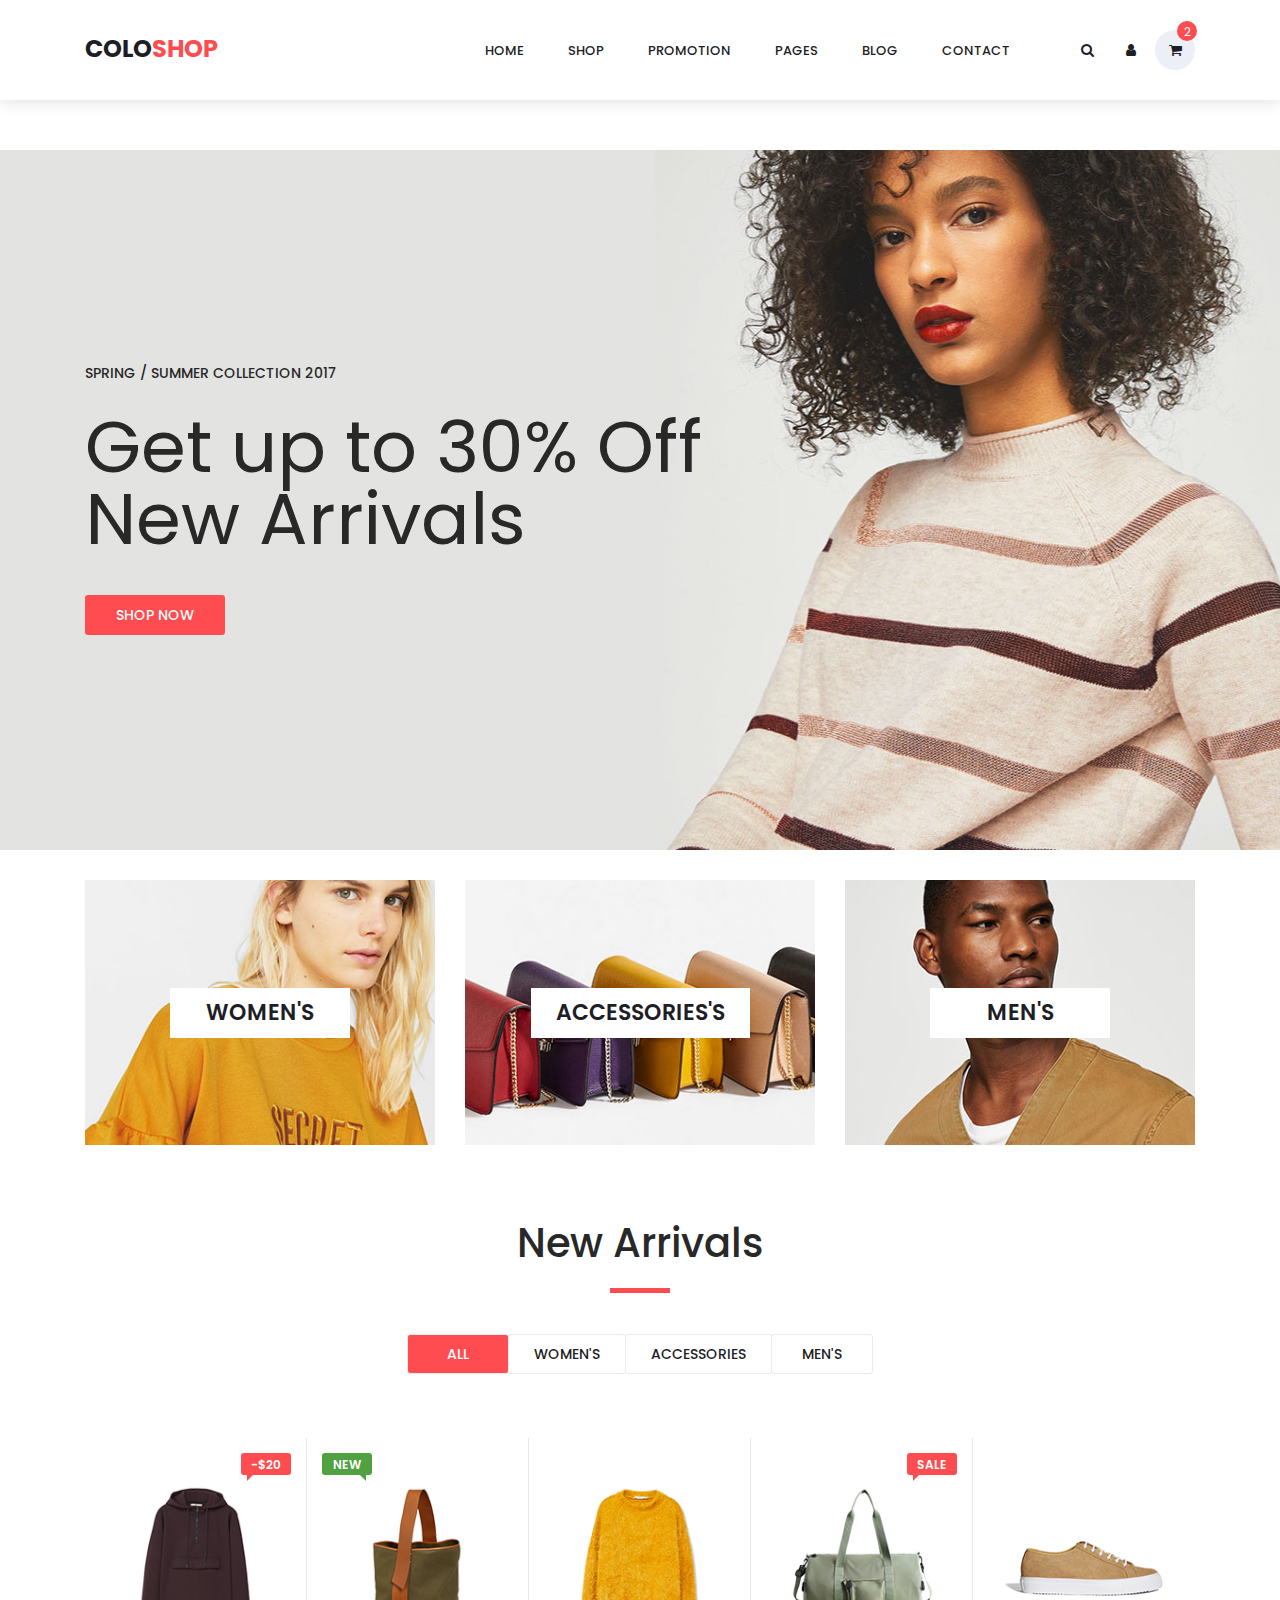
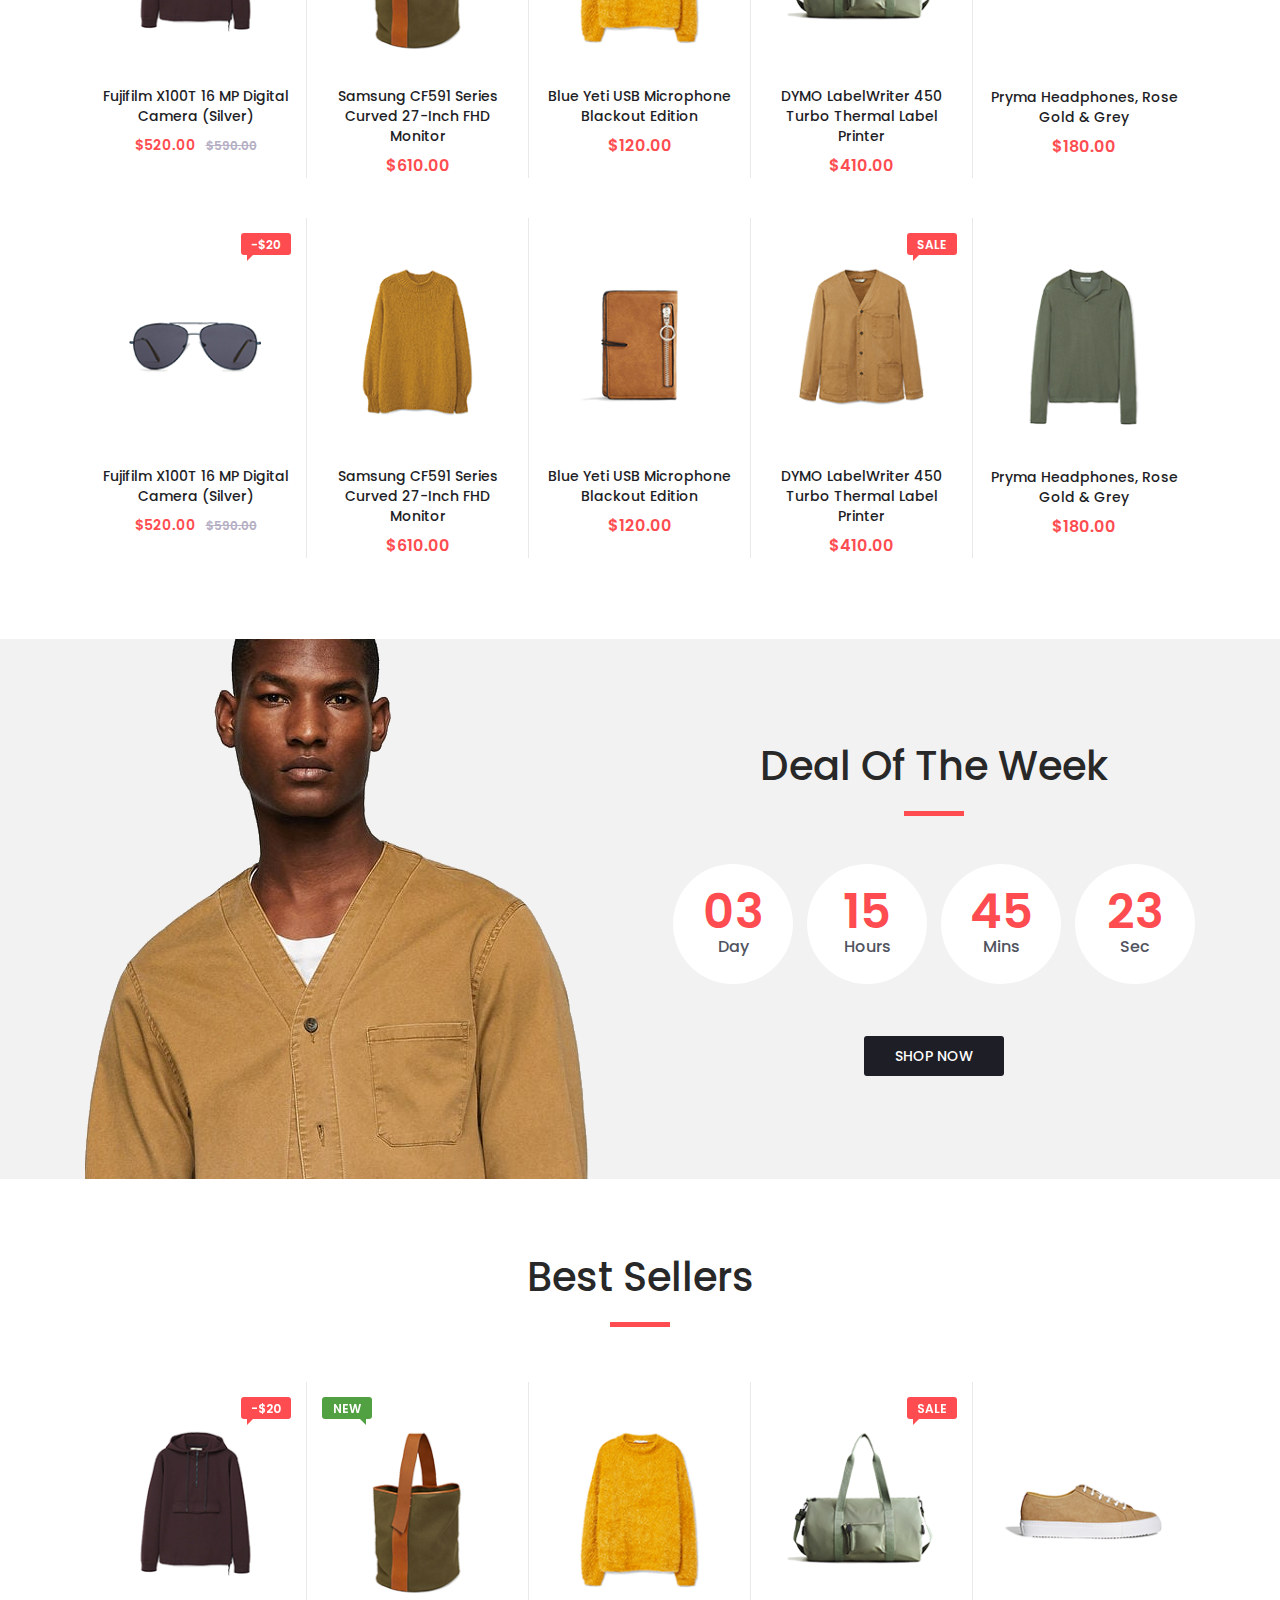
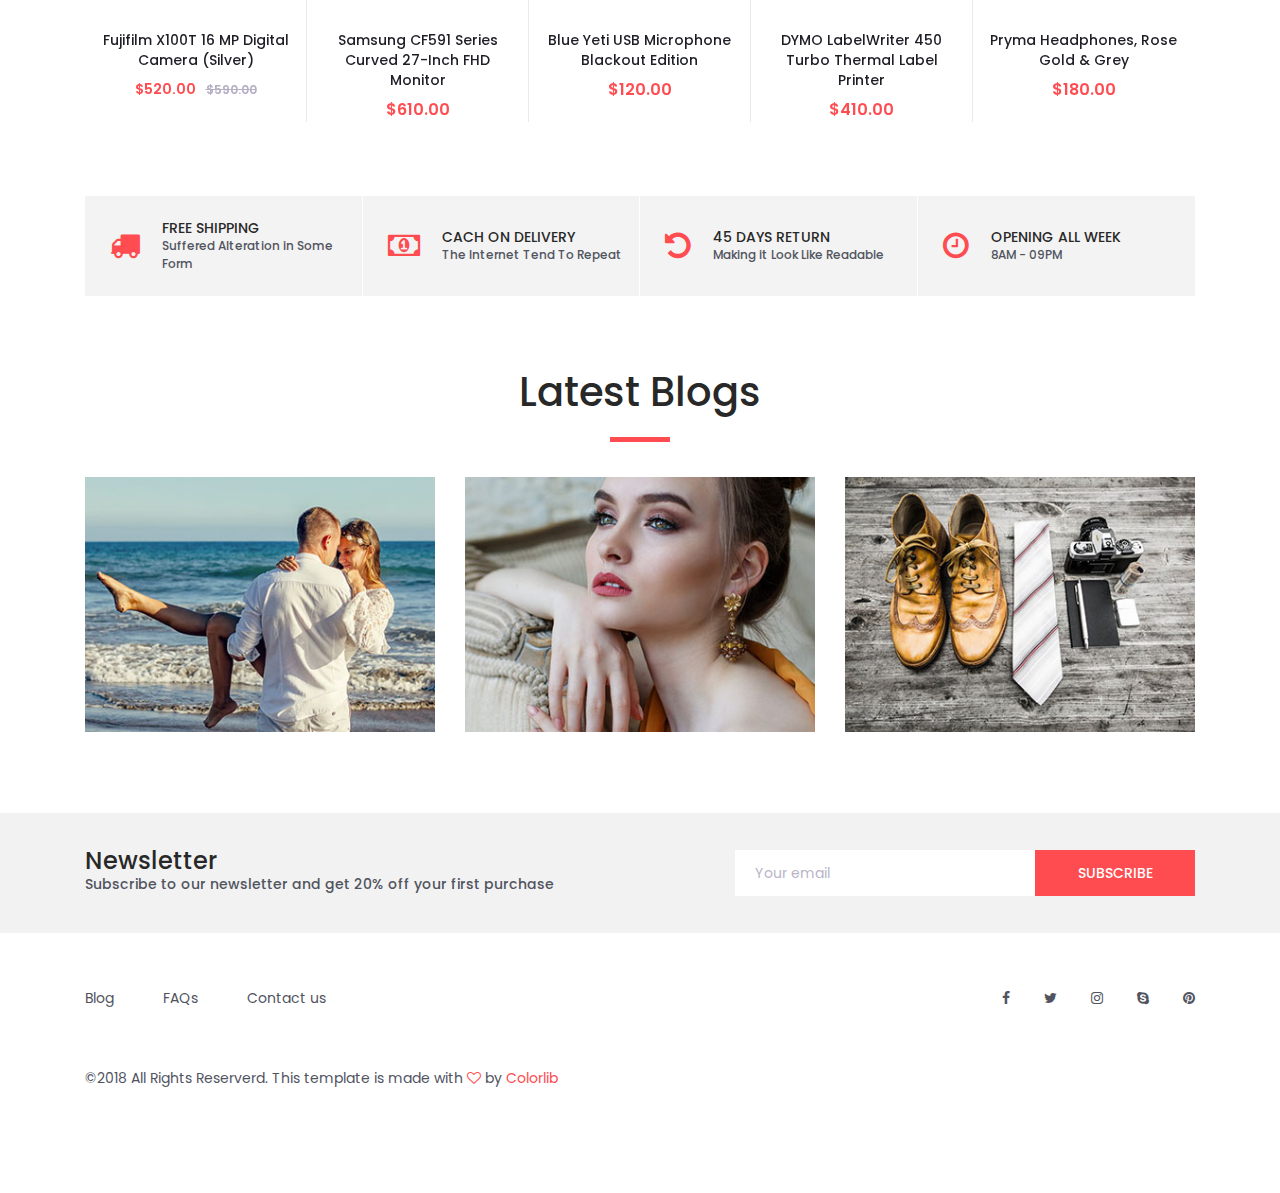
<file: index.html>
<!DOCTYPE html>
<html lang="en">
<head>
	<title>Colo Shop</title>
	<meta charset="utf-8">
	<meta http-equiv="X-UA-Compatible" content="IE=edge">
	<meta name="description" content="Colo Shop Template">
	<meta name="viewport" content="width=device-width, initial-scale=1">
	<link rel="stylesheet" type="text/css" href="styles/bootstrap4/bootstrap.min.css">
	<link href="plugins/font-awesome-4.7.0/css/font-awesome.min.css" rel="stylesheet" type="text/css">
	<link rel="stylesheet" type="text/css" href="plugins/OwlCarousel2-2.2.1/owl.carousel.css">
	<link rel="stylesheet" type="text/css" href="plugins/OwlCarousel2-2.2.1/owl.theme.default.css">
	<link rel="stylesheet" type="text/css" href="plugins/OwlCarousel2-2.2.1/animate.css">
	<link rel="stylesheet" type="text/css" href="styles/main_styles.css">
	<link rel="stylesheet" type="text/css" href="styles/responsive.css">
</head>

<body>

<div class="super_container">

	<!-- Header -->

	<header class="header trans_300">

		<div class="main_nav_container">
			<div class="container">
				<div class="row">
					<div class="col-lg-12 text-right">
						<div class="logo_container">
							<a href="#">colo<span>shop</span></a>
						</div>
						<nav class="navbar">
							<ul class="navbar_menu">
								<li><a href="#">home</a></li>
								<li><a href="#">shop</a></li>
								<li><a href="#">promotion</a></li>
								<li><a href="#">pages</a></li>
								<li><a href="#">blog</a></li>
								<li><a href="contact.html">contact</a></li>
							</ul>
							<ul class="navbar_user">
								<li><a href="#"><i class="fa fa-search" aria-hidden="true"></i></a></li>
								<li><a href="#"><i class="fa fa-user" aria-hidden="true"></i></a></li>
								<li class="checkout">
									<a href="#">
										<i class="fa fa-shopping-cart" aria-hidden="true"></i>
										<span id="checkout_items" class="checkout_items">2</span>
									</a>
								</li>
							</ul>
							<div class="hamburger_container">
								<i class="fa fa-bars" aria-hidden="true"></i>
							</div>
						</nav>
					</div>
				</div>
			</div>
		</div>

	</header>

	<div class="fs_menu_overlay"></div>
	<div class="hamburger_menu">
		<div class="hamburger_close"><i class="fa fa-times" aria-hidden="true"></i></div>
		<div class="hamburger_menu_content text-right">
			<ul class="menu_top_nav">
				<li class="menu_item has-children">
					<a href="#">
						usd
						<i class="fa fa-angle-down"></i>
					</a>
					<ul class="menu_selection">
						<li><a href="#">cad</a></li>
						<li><a href="#">aud</a></li>
						<li><a href="#">eur</a></li>
						<li><a href="#">gbp</a></li>
					</ul>
				</li>
				<li class="menu_item has-children">
					<a href="#">
						English
						<i class="fa fa-angle-down"></i>
					</a>
					<ul class="menu_selection">
						<li><a href="#">French</a></li>
						<li><a href="#">Italian</a></li>
						<li><a href="#">German</a></li>
						<li><a href="#">Spanish</a></li>
					</ul>
				</li>
				<li class="menu_item has-children">
					<a href="#">
						My Account
						<i class="fa fa-angle-down"></i>
					</a>
					<ul class="menu_selection">
						<li><a href="#"><i class="fa fa-sign-in" aria-hidden="true"></i>Sign In</a></li>
						<li><a href="#"><i class="fa fa-user-plus" aria-hidden="true"></i>Register</a></li>
					</ul>
				</li>
				<li class="menu_item"><a href="#">home</a></li>
				<li class="menu_item"><a href="#">shop</a></li>
				<li class="menu_item"><a href="#">promotion</a></li>
				<li class="menu_item"><a href="#">pages</a></li>
				<li class="menu_item"><a href="#">blog</a></li>
				<li class="menu_item"><a href="#">contact</a></li>
			</ul>
		</div>
	</div>

	<!-- Slider -->

	<div class="main_slider" style="background-image:url(images/slider_1.jpg)">
		<div class="container fill_height">
			<div class="row align-items-center fill_height">
				<div class="col">
					<div class="main_slider_content">
						<h6>Spring / Summer Collection 2017</h6>
						<h1>Get up to 30% Off New Arrivals</h1>
						<div class="red_button shop_now_button"><a href="#">shop now</a></div>
					</div>
				</div>
			</div>
		</div>
	</div>

	<!-- Banner -->

	<div class="banner">
		<div class="container">
			<div class="row">
				<div class="col-md-4">
					<div class="banner_item align-items-center" style="background-image:url(images/banner_1.jpg)">
						<div class="banner_category">
							<a href="categories.html">women's</a>
						</div>
					</div>
				</div>
				<div class="col-md-4">
					<div class="banner_item align-items-center" style="background-image:url(images/banner_2.jpg)">
						<div class="banner_category">
							<a href="categories.html">accessories's</a>
						</div>
					</div>
				</div>
				<div class="col-md-4">
					<div class="banner_item align-items-center" style="background-image:url(images/banner_3.jpg)">
						<div class="banner_category">
							<a href="categories.html">men's</a>
						</div>
					</div>
				</div>
			</div>
		</div>
	</div>

	<!-- New Arrivals -->

	<div class="new_arrivals">
		<div class="container">
			<div class="row">
				<div class="col text-center">
					<div class="section_title new_arrivals_title">
						<h2>New Arrivals</h2>
					</div>
				</div>
			</div>
			<div class="row align-items-center">
				<div class="col text-center">
					<div class="new_arrivals_sorting">
						<ul class="arrivals_grid_sorting clearfix button-group filters-button-group">
							<li class="grid_sorting_button button d-flex flex-column justify-content-center align-items-center active is-checked" data-filter="*">all</li>
							<li class="grid_sorting_button button d-flex flex-column justify-content-center align-items-center" data-filter=".women">women's</li>
							<li class="grid_sorting_button button d-flex flex-column justify-content-center align-items-center" data-filter=".accessories">accessories</li>
							<li class="grid_sorting_button button d-flex flex-column justify-content-center align-items-center" data-filter=".men">men's</li>
						</ul>
					</div>
				</div>
			</div>
			<div class="row">
				<div class="col">
					<div class="product-grid" data-isotope='{ "itemSelector": ".product-item", "layoutMode": "fitRows" }'>

						<!-- Product 1 -->

						<div class="product-item men">
							<div class="product discount product_filter">
								<div class="product_image">
									<img src="images/product_1.png" alt="">
								</div>
								<div class="favorite favorite_left"></div>
								<div class="product_bubble product_bubble_right product_bubble_red d-flex flex-column align-items-center"><span>-$20</span></div>
								<div class="product_info">
									<h6 class="product_name"><a href="single.html">Fujifilm X100T 16 MP Digital Camera (Silver)</a></h6>
									<div class="product_price">$520.00<span>$590.00</span></div>
								</div>
							</div>
							<div class="red_button add_to_cart_button"><a href="#">add to cart</a></div>
						</div>

						<!-- Product 2 -->

						<div class="product-item women">
							<div class="product product_filter">
								<div class="product_image">
									<img src="images/product_2.png" alt="">
								</div>
								<div class="favorite"></div>
								<div class="product_bubble product_bubble_left product_bubble_green d-flex flex-column align-items-center"><span>new</span></div>
								<div class="product_info">
									<h6 class="product_name"><a href="single.html">Samsung CF591 Series Curved 27-Inch FHD Monitor</a></h6>
									<div class="product_price">$610.00</div>
								</div>
							</div>
							<div class="red_button add_to_cart_button"><a href="#">add to cart</a></div>
						</div>

						<!-- Product 3 -->

						<div class="product-item women">
							<div class="product product_filter">
								<div class="product_image">
									<img src="images/product_3.png" alt="">
								</div>
								<div class="favorite"></div>
								<div class="product_info">
									<h6 class="product_name"><a href="single.html">Blue Yeti USB Microphone Blackout Edition</a></h6>
									<div class="product_price">$120.00</div>
								</div>
							</div>
							<div class="red_button add_to_cart_button"><a href="#">add to cart</a></div>
						</div>

						<!-- Product 4 -->

						<div class="product-item accessories">
							<div class="product product_filter">
								<div class="product_image">
									<img src="images/product_4.png" alt="">
								</div>
								<div class="product_bubble product_bubble_right product_bubble_red d-flex flex-column align-items-center"><span>sale</span></div>
								<div class="favorite favorite_left"></div>
								<div class="product_info">
									<h6 class="product_name"><a href="single.html">DYMO LabelWriter 450 Turbo Thermal Label Printer</a></h6>
									<div class="product_price">$410.00</div>
								</div>
							</div>
							<div class="red_button add_to_cart_button"><a href="#">add to cart</a></div>
						</div>

						<!-- Product 5 -->

						<div class="product-item women men">
							<div class="product product_filter">
								<div class="product_image">
									<img src="images/product_5.png" alt="">
								</div>
								<div class="favorite"></div>
								<div class="product_info">
									<h6 class="product_name"><a href="single.html">Pryma Headphones, Rose Gold & Grey</a></h6>
									<div class="product_price">$180.00</div>
								</div>
							</div>
							<div class="red_button add_to_cart_button"><a href="#">add to cart</a></div>
						</div>

						<!-- Product 6 -->

						<div class="product-item accessories">
							<div class="product discount product_filter">
								<div class="product_image">
									<img src="images/product_6.png" alt="">
								</div>
								<div class="favorite favorite_left"></div>
								<div class="product_bubble product_bubble_right product_bubble_red d-flex flex-column align-items-center"><span>-$20</span></div>
								<div class="product_info">
									<h6 class="product_name"><a href="#single.html">Fujifilm X100T 16 MP Digital Camera (Silver)</a></h6>
									<div class="product_price">$520.00<span>$590.00</span></div>
								</div>
							</div>
							<div class="red_button add_to_cart_button"><a href="#">add to cart</a></div>
						</div>

						<!-- Product 7 -->

						<div class="product-item women">
							<div class="product product_filter">
								<div class="product_image">
									<img src="images/product_7.png" alt="">
								</div>
								<div class="favorite"></div>
								<div class="product_info">
									<h6 class="product_name"><a href="single.html">Samsung CF591 Series Curved 27-Inch FHD Monitor</a></h6>
									<div class="product_price">$610.00</div>
								</div>
							</div>
							<div class="red_button add_to_cart_button"><a href="#">add to cart</a></div>
						</div>

						<!-- Product 8 -->

						<div class="product-item accessories">
							<div class="product product_filter">
								<div class="product_image">
									<img src="images/product_8.png" alt="">
								</div>
								<div class="favorite"></div>
								<div class="product_info">
									<h6 class="product_name"><a href="single.html">Blue Yeti USB Microphone Blackout Edition</a></h6>
									<div class="product_price">$120.00</div>
								</div>
							</div>
							<div class="red_button add_to_cart_button"><a href="#">add to cart</a></div>
						</div>

						<!-- Product 9 -->

						<div class="product-item men">
							<div class="product product_filter">
								<div class="product_image">
									<img src="images/product_9.png" alt="">
								</div>
								<div class="product_bubble product_bubble_right product_bubble_red d-flex flex-column align-items-center"><span>sale</span></div>
								<div class="favorite favorite_left"></div>
								<div class="product_info">
									<h6 class="product_name"><a href="single.html">DYMO LabelWriter 450 Turbo Thermal Label Printer</a></h6>
									<div class="product_price">$410.00</div>
								</div>
							</div>
							<div class="red_button add_to_cart_button"><a href="#">add to cart</a></div>
						</div>

						<!-- Product 10 -->

						<div class="product-item men">
							<div class="product product_filter">
								<div class="product_image">
									<img src="images/product_10.png" alt="">
								</div>
								<div class="favorite"></div>
								<div class="product_info">
									<h6 class="product_name"><a href="single.html">Pryma Headphones, Rose Gold & Grey</a></h6>
									<div class="product_price">$180.00</div>
								</div>
							</div>
							<div class="red_button add_to_cart_button"><a href="#">add to cart</a></div>
						</div>
					</div>
				</div>
			</div>
		</div>
	</div>

	<!-- Deal of the week -->

	<div class="deal_ofthe_week">
		<div class="container">
			<div class="row align-items-center">
				<div class="col-lg-6">
					<div class="deal_ofthe_week_img">
						<img src="images/deal_ofthe_week.png" alt="">
					</div>
				</div>
				<div class="col-lg-6 text-right deal_ofthe_week_col">
					<div class="deal_ofthe_week_content d-flex flex-column align-items-center float-right">
						<div class="section_title">
							<h2>Deal Of The Week</h2>
						</div>
						<ul class="timer">
							<li class="d-inline-flex flex-column justify-content-center align-items-center">
								<div id="day" class="timer_num">03</div>
								<div class="timer_unit">Day</div>
							</li>
							<li class="d-inline-flex flex-column justify-content-center align-items-center">
								<div id="hour" class="timer_num">15</div>
								<div class="timer_unit">Hours</div>
							</li>
							<li class="d-inline-flex flex-column justify-content-center align-items-center">
								<div id="minute" class="timer_num">45</div>
								<div class="timer_unit">Mins</div>
							</li>
							<li class="d-inline-flex flex-column justify-content-center align-items-center">
								<div id="second" class="timer_num">23</div>
								<div class="timer_unit">Sec</div>
							</li>
						</ul>
						<div class="red_button deal_ofthe_week_button"><a href="#">shop now</a></div>
					</div>
				</div>
			</div>
		</div>
	</div>

	<!-- Best Sellers -->

	<div class="best_sellers">
		<div class="container">
			<div class="row">
				<div class="col text-center">
					<div class="section_title new_arrivals_title">
						<h2>Best Sellers</h2>
					</div>
				</div>
			</div>
			<div class="row">
				<div class="col">
					<div class="product_slider_container">
						<div class="owl-carousel owl-theme product_slider">

							<!-- Slide 1 -->

							<div class="owl-item product_slider_item">
								<div class="product-item">
									<div class="product discount">
										<div class="product_image">
											<img src="images/product_1.png" alt="">
										</div>
										<div class="favorite favorite_left"></div>
										<div class="product_bubble product_bubble_right product_bubble_red d-flex flex-column align-items-center"><span>-$20</span></div>
										<div class="product_info">
											<h6 class="product_name"><a href="single.html">Fujifilm X100T 16 MP Digital Camera (Silver)</a></h6>
											<div class="product_price">$520.00<span>$590.00</span></div>
										</div>
									</div>
								</div>
							</div>

							<!-- Slide 2 -->

							<div class="owl-item product_slider_item">
								<div class="product-item women">
									<div class="product">
										<div class="product_image">
											<img src="images/product_2.png" alt="">
										</div>
										<div class="favorite"></div>
										<div class="product_bubble product_bubble_left product_bubble_green d-flex flex-column align-items-center"><span>new</span></div>
										<div class="product_info">
											<h6 class="product_name"><a href="single.html">Samsung CF591 Series Curved 27-Inch FHD Monitor</a></h6>
											<div class="product_price">$610.00</div>
										</div>
									</div>
								</div>
							</div>

							<!-- Slide 3 -->

							<div class="owl-item product_slider_item">
								<div class="product-item women">
									<div class="product">
										<div class="product_image">
											<img src="images/product_3.png" alt="">
										</div>
										<div class="favorite"></div>
										<div class="product_info">
											<h6 class="product_name"><a href="single.html">Blue Yeti USB Microphone Blackout Edition</a></h6>
											<div class="product_price">$120.00</div>
										</div>
									</div>
								</div>
							</div>

							<!-- Slide 4 -->

							<div class="owl-item product_slider_item">
								<div class="product-item accessories">
									<div class="product">
										<div class="product_image">
											<img src="images/product_4.png" alt="">
										</div>
										<div class="product_bubble product_bubble_right product_bubble_red d-flex flex-column align-items-center"><span>sale</span></div>
										<div class="favorite favorite_left"></div>
										<div class="product_info">
											<h6 class="product_name"><a href="single.html">DYMO LabelWriter 450 Turbo Thermal Label Printer</a></h6>
											<div class="product_price">$410.00</div>
										</div>
									</div>
								</div>
							</div>

							<!-- Slide 5 -->

							<div class="owl-item product_slider_item">
								<div class="product-item women men">
									<div class="product">
										<div class="product_image">
											<img src="images/product_5.png" alt="">
										</div>
										<div class="favorite"></div>
										<div class="product_info">
											<h6 class="product_name"><a href="single.html">Pryma Headphones, Rose Gold & Grey</a></h6>
											<div class="product_price">$180.00</div>
										</div>
									</div>
								</div>
							</div>

							<!-- Slide 6 -->

							<div class="owl-item product_slider_item">
								<div class="product-item accessories">
									<div class="product discount">
										<div class="product_image">
											<img src="images/product_6.png" alt="">
										</div>
										<div class="favorite favorite_left"></div>
										<div class="product_bubble product_bubble_right product_bubble_red d-flex flex-column align-items-center"><span>-$20</span></div>
										<div class="product_info">
											<h6 class="product_name"><a href="single.html">Fujifilm X100T 16 MP Digital Camera (Silver)</a></h6>
											<div class="product_price">$520.00<span>$590.00</span></div>
										</div>
									</div>
								</div>
							</div>

							<!-- Slide 7 -->

							<div class="owl-item product_slider_item">
								<div class="product-item women">
									<div class="product">
										<div class="product_image">
											<img src="images/product_7.png" alt="">
										</div>
										<div class="favorite"></div>
										<div class="product_info">
											<h6 class="product_name"><a href="single.html">Samsung CF591 Series Curved 27-Inch FHD Monitor</a></h6>
											<div class="product_price">$610.00</div>
										</div>
									</div>
								</div>
							</div>

							<!-- Slide 8 -->

							<div class="owl-item product_slider_item">
								<div class="product-item accessories">
									<div class="product">
										<div class="product_image">
											<img src="images/product_8.png" alt="">
										</div>
										<div class="favorite"></div>
										<div class="product_info">
											<h6 class="product_name"><a href="single.html">Blue Yeti USB Microphone Blackout Edition</a></h6>
											<div class="product_price">$120.00</div>
										</div>
									</div>
								</div>
							</div>

							<!-- Slide 9 -->

							<div class="owl-item product_slider_item">
								<div class="product-item men">
									<div class="product">
										<div class="product_image">
											<img src="images/product_9.png" alt="">
										</div>
										<div class="product_bubble product_bubble_right product_bubble_red d-flex flex-column align-items-center"><span>sale</span></div>
										<div class="favorite favorite_left"></div>
										<div class="product_info">
											<h6 class="product_name"><a href="single.html">DYMO LabelWriter 450 Turbo Thermal Label Printer</a></h6>
											<div class="product_price">$410.00</div>
										</div>
									</div>
								</div>
							</div>

							<!-- Slide 10 -->

							<div class="owl-item product_slider_item">
								<div class="product-item men">
									<div class="product">
										<div class="product_image">
											<img src="images/product_10.png" alt="">
										</div>
										<div class="favorite"></div>
										<div class="product_info">
											<h6 class="product_name"><a href="single.html">Pryma Headphones, Rose Gold & Grey</a></h6>
											<div class="product_price">$180.00</div>
										</div>
									</div>
								</div>
							</div>
						</div>

						<!-- Slider Navigation -->

						<div class="product_slider_nav_left product_slider_nav d-flex align-items-center justify-content-center flex-column">
							<i class="fa fa-chevron-left" aria-hidden="true"></i>
						</div>
						<div class="product_slider_nav_right product_slider_nav d-flex align-items-center justify-content-center flex-column">
							<i class="fa fa-chevron-right" aria-hidden="true"></i>
						</div>
					</div>
				</div>
			</div>
		</div>
	</div>

	<!-- Benefit -->

	<div class="benefit">
		<div class="container">
			<div class="row benefit_row">
				<div class="col-lg-3 benefit_col">
					<div class="benefit_item d-flex flex-row align-items-center">
						<div class="benefit_icon"><i class="fa fa-truck" aria-hidden="true"></i></div>
						<div class="benefit_content">
							<h6>free shipping</h6>
							<p>Suffered Alteration in Some Form</p>
						</div>
					</div>
				</div>
				<div class="col-lg-3 benefit_col">
					<div class="benefit_item d-flex flex-row align-items-center">
						<div class="benefit_icon"><i class="fa fa-money" aria-hidden="true"></i></div>
						<div class="benefit_content">
							<h6>cach on delivery</h6>
							<p>The Internet Tend To Repeat</p>
						</div>
					</div>
				</div>
				<div class="col-lg-3 benefit_col">
					<div class="benefit_item d-flex flex-row align-items-center">
						<div class="benefit_icon"><i class="fa fa-undo" aria-hidden="true"></i></div>
						<div class="benefit_content">
							<h6>45 days return</h6>
							<p>Making it Look Like Readable</p>
						</div>
					</div>
				</div>
				<div class="col-lg-3 benefit_col">
					<div class="benefit_item d-flex flex-row align-items-center">
						<div class="benefit_icon"><i class="fa fa-clock-o" aria-hidden="true"></i></div>
						<div class="benefit_content">
							<h6>opening all week</h6>
							<p>8AM - 09PM</p>
						</div>
					</div>
				</div>
			</div>
		</div>
	</div>

	<!-- Blogs -->

	<div class="blogs">
		<div class="container">
			<div class="row">
				<div class="col text-center">
					<div class="section_title">
						<h2>Latest Blogs</h2>
					</div>
				</div>
			</div>
			<div class="row blogs_container">
				<div class="col-lg-4 blog_item_col">
					<div class="blog_item">
						<div class="blog_background" style="background-image:url(images/blog_1.jpg)"></div>
						<div class="blog_content d-flex flex-column align-items-center justify-content-center text-center">
							<h4 class="blog_title">Here are the trends I see coming this fall</h4>
							<span class="blog_meta">by admin | dec 01, 2017</span>
							<a class="blog_more" href="#">Read more</a>
						</div>
					</div>
				</div>
				<div class="col-lg-4 blog_item_col">
					<div class="blog_item">
						<div class="blog_background" style="background-image:url(images/blog_2.jpg)"></div>
						<div class="blog_content d-flex flex-column align-items-center justify-content-center text-center">
							<h4 class="blog_title">Here are the trends I see coming this fall</h4>
							<span class="blog_meta">by admin | dec 01, 2017</span>
							<a class="blog_more" href="#">Read more</a>
						</div>
					</div>
				</div>
				<div class="col-lg-4 blog_item_col">
					<div class="blog_item">
						<div class="blog_background" style="background-image:url(images/blog_3.jpg)"></div>
						<div class="blog_content d-flex flex-column align-items-center justify-content-center text-center">
							<h4 class="blog_title">Here are the trends I see coming this fall</h4>
							<span class="blog_meta">by admin | dec 01, 2017</span>
							<a class="blog_more" href="#">Read more</a>
						</div>
					</div>
				</div>
			</div>
		</div>
	</div>

	<!-- Newsletter -->

	<div class="newsletter">
		<div class="container">
			<div class="row">
				<div class="col-lg-6">
					<div class="newsletter_text d-flex flex-column justify-content-center align-items-lg-start align-items-md-center text-center">
						<h4>Newsletter</h4>
						<p>Subscribe to our newsletter and get 20% off your first purchase</p>
					</div>
				</div>
				<div class="col-lg-6">
					<form action="post">
						<div class="newsletter_form d-flex flex-md-row flex-column flex-xs-column align-items-center justify-content-lg-end justify-content-center">
							<input id="newsletter_email" type="email" placeholder="Your email" required="required" data-error="Valid email is required.">
							<button id="newsletter_submit" type="submit" class="newsletter_submit_btn trans_300" value="Submit">subscribe</button>
						</div>
					</form>
				</div>
			</div>
		</div>
	</div>

	<!-- Footer -->

	<footer class="footer">
		<div class="container">
			<div class="row">
				<div class="col-lg-6">
					<div class="footer_nav_container d-flex flex-sm-row flex-column align-items-center justify-content-lg-start justify-content-center text-center">
						<ul class="footer_nav">
							<li><a href="#">Blog</a></li>
							<li><a href="#">FAQs</a></li>
							<li><a href="contact.html">Contact us</a></li>
						</ul>
					</div>
				</div>
				<div class="col-lg-6">
					<div class="footer_social d-flex flex-row align-items-center justify-content-lg-end justify-content-center">
						<ul>
							<li><a href="#"><i class="fa fa-facebook" aria-hidden="true"></i></a></li>
							<li><a href="#"><i class="fa fa-twitter" aria-hidden="true"></i></a></li>
							<li><a href="#"><i class="fa fa-instagram" aria-hidden="true"></i></a></li>
							<li><a href="#"><i class="fa fa-skype" aria-hidden="true"></i></a></li>
							<li><a href="#"><i class="fa fa-pinterest" aria-hidden="true"></i></a></li>
						</ul>
					</div>
				</div>
			</div>
			<div class="row">
				<div class="col-lg-12">
					<div class="footer_nav_container">
						<div class="cr">©2018 All Rights Reserverd. This template is made with <i class="fa fa-heart-o" aria-hidden="true"></i> by <a href="#">Colorlib</a></div>
					</div>
				</div>
			</div>
		</div>
	</footer>

</div>

<script src="js/jquery-3.2.1.min.js"></script>
<script src="styles/bootstrap4/popper.js"></script>
<script src="styles/bootstrap4/bootstrap.min.js"></script>
<script src="plugins/Isotope/isotope.pkgd.min.js"></script>
<script src="plugins/OwlCarousel2-2.2.1/owl.carousel.js"></script>
<script src="plugins/easing/easing.js"></script>
<script src="js/custom.js"></script>
</body>

</html>
</file>
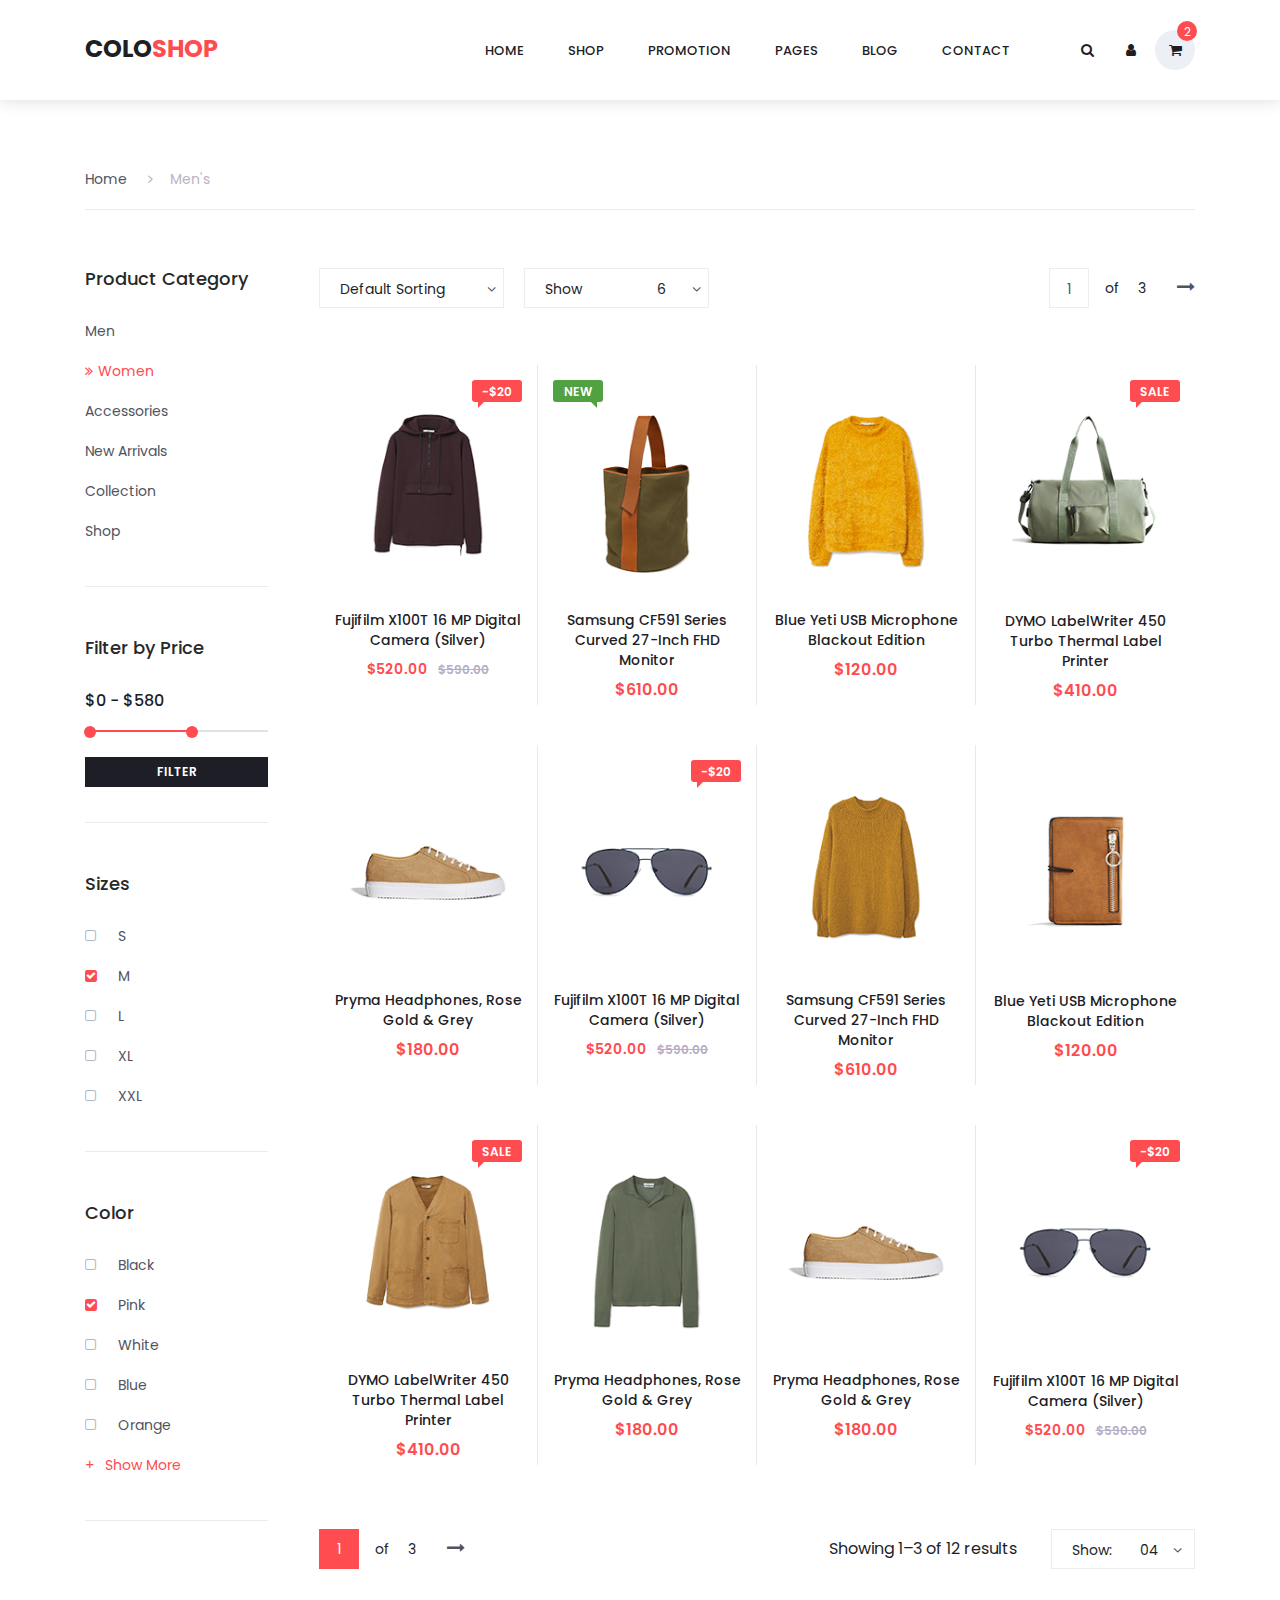
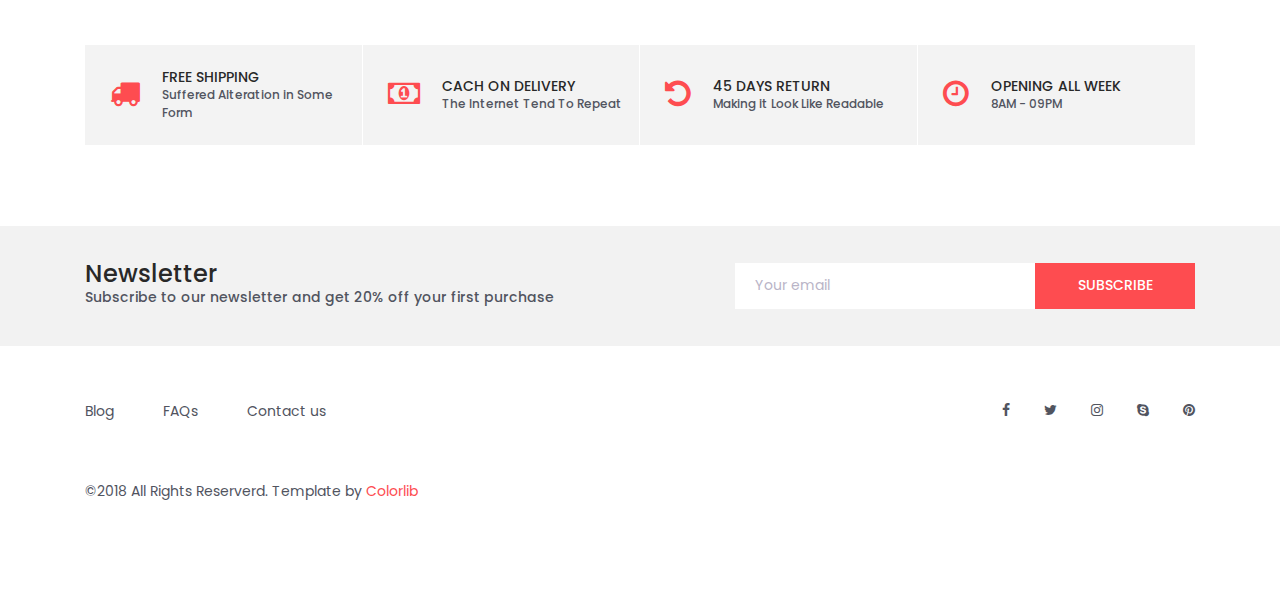
<file: categories.html>
<!DOCTYPE html>
<html lang="en">
<head>
	<title>Colo Shop Categories</title>
	<meta charset="utf-8">
	<meta http-equiv="X-UA-Compatible" content="IE=edge">
	<meta name="description" content="Colo Shop Template">
	<meta name="viewport" content="width=device-width, initial-scale=1">
	<link rel="stylesheet" type="text/css" href="styles/bootstrap4/bootstrap.min.css">
	<link href="plugins/font-awesome-4.7.0/css/font-awesome.min.css" rel="stylesheet" type="text/css">
	<link rel="stylesheet" type="text/css" href="plugins/OwlCarousel2-2.2.1/owl.carousel.css">
	<link rel="stylesheet" type="text/css" href="plugins/OwlCarousel2-2.2.1/owl.theme.default.css">
	<link rel="stylesheet" type="text/css" href="plugins/OwlCarousel2-2.2.1/animate.css">
	<link rel="stylesheet" type="text/css" href="plugins/jquery-ui-1.12.1.custom/jquery-ui.css">
	<link rel="stylesheet" type="text/css" href="styles/categories_styles.css">
	<link rel="stylesheet" type="text/css" href="styles/categories_responsive.css">
</head>

<body>

<div class="super_container">

	<!-- Header -->

	<header class="header trans_300">

		

		<!-- Main Navigation -->

		<div class="main_nav_container">
			<div class="container">
				<div class="row">
					<div class="col-lg-12 text-right">
						<div class="logo_container">
							<a href="#">colo<span>shop</span></a>
						</div>
						<nav class="navbar">
							<ul class="navbar_menu">
								<li><a href="index.html">home</a></li>
								<li><a href="#">shop</a></li>
								<li><a href="#">promotion</a></li>
								<li><a href="#">pages</a></li>
								<li><a href="#">blog</a></li>
								<li><a href="contact.html">contact</a></li>
							</ul>
							<ul class="navbar_user">
								<li><a href="#"><i class="fa fa-search" aria-hidden="true"></i></a></li>
								<li><a href="#"><i class="fa fa-user" aria-hidden="true"></i></a></li>
								<li class="checkout">
									<a href="#">
										<i class="fa fa-shopping-cart" aria-hidden="true"></i>
										<span id="checkout_items" class="checkout_items">2</span>
									</a>
								</li>
							</ul>
							<div class="hamburger_container">
								<i class="fa fa-bars" aria-hidden="true"></i>
							</div>
						</nav>
					</div>
				</div>
			</div>
		</div>

	</header>

	<div class="fs_menu_overlay"></div>

	<!-- Hamburger Menu -->

	<div class="hamburger_menu">
		<div class="hamburger_close"><i class="fa fa-times" aria-hidden="true"></i></div>
		<div class="hamburger_menu_content text-right">
			<ul class="menu_top_nav">
				<li class="menu_item has-children">
					<a href="#">
						usd
						<i class="fa fa-angle-down"></i>
					</a>
					<ul class="menu_selection">
						<li><a href="#">cad</a></li>
						<li><a href="#">aud</a></li>
						<li><a href="#">eur</a></li>
						<li><a href="#">gbp</a></li>
					</ul>
				</li>
				<li class="menu_item has-children">
					<a href="#">
						English
						<i class="fa fa-angle-down"></i>
					</a>
					<ul class="menu_selection">
						<li><a href="#">French</a></li>
						<li><a href="#">Italian</a></li>
						<li><a href="#">German</a></li>
						<li><a href="#">Spanish</a></li>
					</ul>
				</li>
				<li class="menu_item has-children">
					<a href="#">
						My Account
						<i class="fa fa-angle-down"></i>
					</a>
					<ul class="menu_selection">
						<li><a href="#"><i class="fa fa-sign-in" aria-hidden="true"></i>Sign In</a></li>
						<li><a href="#"><i class="fa fa-user-plus" aria-hidden="true"></i>Register</a></li>
					</ul>
				</li>
				<li class="menu_item"><a href="#">home</a></li>
				<li class="menu_item"><a href="#">shop</a></li>
				<li class="menu_item"><a href="#">promotion</a></li>
				<li class="menu_item"><a href="#">pages</a></li>
				<li class="menu_item"><a href="#">blog</a></li>
				<li class="menu_item"><a href="#">contact</a></li>
			</ul>
		</div>
	</div>

	<div class="container product_section_container">
		<div class="row">
			<div class="col product_section clearfix">

				<!-- Breadcrumbs -->

				<div class="breadcrumbs d-flex flex-row align-items-center">
					<ul>
						<li><a href="index.html">Home</a></li>
						<li class="active"><a href="index.html"><i class="fa fa-angle-right" aria-hidden="true"></i>Men's</a></li>
					</ul>
				</div>

				<!-- Sidebar -->

				<div class="sidebar">
					<div class="sidebar_section">
						<div class="sidebar_title">
							<h5>Product Category</h5>
						</div>
						<ul class="sidebar_categories">
							<li><a href="#">Men</a></li>
							<li class="active"><a href="#"><span><i class="fa fa-angle-double-right" aria-hidden="true"></i></span>Women</a></li>
							<li><a href="#">Accessories</a></li>
							<li><a href="#">New Arrivals</a></li>
							<li><a href="#">Collection</a></li>
							<li><a href="#">Shop</a></li>
						</ul>
					</div>

					<!-- Price Range Filtering -->
					<div class="sidebar_section">
						<div class="sidebar_title">
							<h5>Filter by Price</h5>
						</div>
						<p>
							<input type="text" id="amount" readonly style="border:0; color:#f6931f; font-weight:bold;">
						</p>
						<div id="slider-range"></div>
						<div class="filter_button"><span>filter</span></div>
					</div>

					<!-- Sizes -->
					<div class="sidebar_section">
						<div class="sidebar_title">
							<h5>Sizes</h5>
						</div>
						<ul class="checkboxes">
							<li><i class="fa fa-square-o" aria-hidden="true"></i><span>S</span></li>
							<li class="active"><i class="fa fa-square" aria-hidden="true"></i><span>M</span></li>
							<li><i class="fa fa-square-o" aria-hidden="true"></i><span>L</span></li>
							<li><i class="fa fa-square-o" aria-hidden="true"></i><span>XL</span></li>
							<li><i class="fa fa-square-o" aria-hidden="true"></i><span>XXL</span></li>
						</ul>
					</div>

					<!-- Color -->
					<div class="sidebar_section">
						<div class="sidebar_title">
							<h5>Color</h5>
						</div>
						<ul class="checkboxes">
							<li><i class="fa fa-square-o" aria-hidden="true"></i><span>Black</span></li>
							<li class="active"><i class="fa fa-square" aria-hidden="true"></i><span>Pink</span></li>
							<li><i class="fa fa-square-o" aria-hidden="true"></i><span>White</span></li>
							<li><i class="fa fa-square-o" aria-hidden="true"></i><span>Blue</span></li>
							<li><i class="fa fa-square-o" aria-hidden="true"></i><span>Orange</span></li>
							<li><i class="fa fa-square-o" aria-hidden="true"></i><span>White</span></li>
							<li><i class="fa fa-square-o" aria-hidden="true"></i><span>Blue</span></li>
							<li><i class="fa fa-square-o" aria-hidden="true"></i><span>Orange</span></li>
							<li><i class="fa fa-square-o" aria-hidden="true"></i><span>White</span></li>
							<li><i class="fa fa-square-o" aria-hidden="true"></i><span>Blue</span></li>
							<li><i class="fa fa-square-o" aria-hidden="true"></i><span>Orange</span></li>
						</ul>
						<div class="show_more">
							<span><span>+</span>Show More</span>
						</div>
					</div>

				</div>

				<!-- Main Content -->

				<div class="main_content">

					<!-- Products -->

					<div class="products_iso">
						<div class="row">
							<div class="col">

								<!-- Product Sorting -->

								<div class="product_sorting_container product_sorting_container_top">
									<ul class="product_sorting">
										<li>
											<span class="type_sorting_text">Default Sorting</span>
											<i class="fa fa-angle-down"></i>
											<ul class="sorting_type">
												<li class="type_sorting_btn" data-isotope-option='{ "sortBy": "original-order" }'><span>Default Sorting</span></li>
												<li class="type_sorting_btn" data-isotope-option='{ "sortBy": "price" }'><span>Price</span></li>
												<li class="type_sorting_btn" data-isotope-option='{ "sortBy": "name" }'><span>Product Name</span></li>
											</ul>
										</li>
										<li>
											<span>Show</span>
											<span class="num_sorting_text">6</span>
											<i class="fa fa-angle-down"></i>
											<ul class="sorting_num">
												<li class="num_sorting_btn"><span>6</span></li>
												<li class="num_sorting_btn"><span>12</span></li>
												<li class="num_sorting_btn"><span>24</span></li>
											</ul>
										</li>
									</ul>
									<div class="pages d-flex flex-row align-items-center">
										<div class="page_current">
											<span>1</span>
											<ul class="page_selection">
												<li><a href="#">1</a></li>
												<li><a href="#">2</a></li>
												<li><a href="#">3</a></li>
											</ul>
										</div>
										<div class="page_total"><span>of</span> 3</div>
										<div id="next_page" class="page_next"><a href="#"><i class="fa fa-long-arrow-right" aria-hidden="true"></i></a></div>
									</div>

								</div>

								<!-- Product Grid -->

								<div class="product-grid">

									<!-- Product 1 -->

									<div class="product-item men">
										<div class="product discount product_filter">
											<div class="product_image">
												<img src="images/product_1.png" alt="">
											</div>
											<div class="favorite favorite_left"></div>
											<div class="product_bubble product_bubble_right product_bubble_red d-flex flex-column align-items-center"><span>-$20</span></div>
											<div class="product_info">
												<h6 class="product_name"><a href="single.html">Fujifilm X100T 16 MP Digital Camera (Silver)</a></h6>
												<div class="product_price">$520.00<span>$590.00</span></div>
											</div>
										</div>
										<div class="red_button add_to_cart_button"><a href="#">add to cart</a></div>
									</div>

									<!-- Product 2 -->

									<div class="product-item women">
										<div class="product product_filter">
											<div class="product_image">
												<img src="images/product_2.png" alt="">
											</div>
											<div class="favorite"></div>
											<div class="product_bubble product_bubble_left product_bubble_green d-flex flex-column align-items-center"><span>new</span></div>
											<div class="product_info">
												<h6 class="product_name"><a href="single.html">Samsung CF591 Series Curved 27-Inch FHD Monitor</a></h6>
												<div class="product_price">$610.00</div>
											</div>
										</div>
										<div class="red_button add_to_cart_button"><a href="#">add to cart</a></div>
									</div>

									<!-- Product 3 -->

									<div class="product-item women">
										<div class="product product_filter">
											<div class="product_image">
												<img src="images/product_3.png" alt="">
											</div>
											<div class="favorite"></div>
											<div class="product_info">
												<h6 class="product_name"><a href="single.html">Blue Yeti USB Microphone Blackout Edition</a></h6>
												<div class="product_price">$120.00</div>
											</div>
										</div>
										<div class="red_button add_to_cart_button"><a href="#">add to cart</a></div>
									</div>

									<!-- Product 4 -->

									<div class="product-item accessories">
										<div class="product product_filter">
											<div class="product_image">
												<img src="images/product_4.png" alt="">
											</div>
											<div class="product_bubble product_bubble_right product_bubble_red d-flex flex-column align-items-center"><span>sale</span></div>
											<div class="favorite favorite_left"></div>
											<div class="product_info">
												<h6 class="product_name"><a href="single.html">DYMO LabelWriter 450 Turbo Thermal Label Printer</a></h6>
												<div class="product_price">$410.00</div>
											</div>
										</div>
										<div class="red_button add_to_cart_button"><a href="#">add to cart</a></div>
									</div>

									<!-- Product 5 -->

									<div class="product-item women men">
										<div class="product product_filter">
											<div class="product_image">
												<img src="images/product_5.png" alt="">
											</div>
											<div class="favorite"></div>
											<div class="product_info">
												<h6 class="product_name"><a href="single.html">Pryma Headphones, Rose Gold & Grey</a></h6>
												<div class="product_price">$180.00</div>
											</div>
										</div>
										<div class="red_button add_to_cart_button"><a href="#">add to cart</a></div>
									</div>

									<!-- Product 6 -->

									<div class="product-item accessories">
										<div class="product discount product_filter">
											<div class="product_image">
												<img src="images/product_6.png" alt="">
											</div>
											<div class="favorite favorite_left"></div>
											<div class="product_bubble product_bubble_right product_bubble_red d-flex flex-column align-items-center"><span>-$20</span></div>
											<div class="product_info">
												<h6 class="product_name"><a href="single.html">Fujifilm X100T 16 MP Digital Camera (Silver)</a></h6>
												<div class="product_price">$520.00<span>$590.00</span></div>
											</div>
										</div>
										<div class="red_button add_to_cart_button"><a href="#">add to cart</a></div>
									</div>

									<!-- Product 7 -->

									<div class="product-item women">
										<div class="product product_filter">
											<div class="product_image">
												<img src="images/product_7.png" alt="">
											</div>
											<div class="favorite"></div>
											<div class="product_info">
												<h6 class="product_name"><a href="single.html">Samsung CF591 Series Curved 27-Inch FHD Monitor</a></h6>
												<div class="product_price">$610.00</div>
											</div>
										</div>
										<div class="red_button add_to_cart_button"><a href="#">add to cart</a></div>
									</div>

									<!-- Product 8 -->

									<div class="product-item accessories">
										<div class="product product_filter">
											<div class="product_image">
												<img src="images/product_8.png" alt="">
											</div>
											<div class="favorite"></div>
											<div class="product_info">
												<h6 class="product_name"><a href="single.html">Blue Yeti USB Microphone Blackout Edition</a></h6>
												<div class="product_price">$120.00</div>
											</div>
										</div>
										<div class="red_button add_to_cart_button"><a href="#">add to cart</a></div>
									</div>

									<!-- Product 9 -->

									<div class="product-item men">
										<div class="product product_filter">
											<div class="product_image">
												<img src="images/product_9.png" alt="">
											</div>
											<div class="product_bubble product_bubble_right product_bubble_red d-flex flex-column align-items-center"><span>sale</span></div>
											<div class="favorite favorite_left"></div>
											<div class="product_info">
												<h6 class="product_name"><a href="single.html">DYMO LabelWriter 450 Turbo Thermal Label Printer</a></h6>
												<div class="product_price">$410.00</div>
											</div>
										</div>
										<div class="red_button add_to_cart_button"><a href="#">add to cart</a></div>
									</div>

									<!-- Product 10 -->

									<div class="product-item men">
										<div class="product product_filter">
											<div class="product_image">
												<img src="images/product_10.png" alt="">
											</div>
											<div class="favorite"></div>
											<div class="product_info">
												<h6 class="product_name"><a href="single.html">Pryma Headphones, Rose Gold & Grey</a></h6>
												<div class="product_price">$180.00</div>
											</div>
										</div>
										<div class="red_button add_to_cart_button"><a href="#">add to cart</a></div>
									</div>

									<!-- Product 11 -->

									<div class="product-item women men">
										<div class="product product_filter">
											<div class="product_image">
												<img src="images/product_5.png" alt="">
											</div>
											<div class="favorite"></div>
											<div class="product_info">
												<h6 class="product_name"><a href="single.html">Pryma Headphones, Rose Gold & Grey</a></h6>
												<div class="product_price">$180.00</div>
											</div>
										</div>
										<div class="red_button add_to_cart_button"><a href="#">add to cart</a></div>
									</div>

									<!-- Product 12 -->

									<div class="product-item accessories">
										<div class="product discount product_filter">
											<div class="product_image">
												<img src="images/product_6.png" alt="">
											</div>
											<div class="favorite favorite_left"></div>
											<div class="product_bubble product_bubble_right product_bubble_red d-flex flex-column align-items-center"><span>-$20</span></div>
											<div class="product_info">
												<h6 class="product_name"><a href="single.html">Fujifilm X100T 16 MP Digital Camera (Silver)</a></h6>
												<div class="product_price">$520.00<span>$590.00</span></div>
											</div>
										</div>
										<div class="red_button add_to_cart_button"><a href="#">add to cart</a></div>
									</div>
								</div>

								<!-- Product Sorting -->

								<div class="product_sorting_container product_sorting_container_bottom clearfix">
									<ul class="product_sorting">
										<li>
											<span>Show:</span>
											<span class="num_sorting_text">04</span>
											<i class="fa fa-angle-down"></i>
											<ul class="sorting_num">
												<li class="num_sorting_btn"><span>01</span></li>
												<li class="num_sorting_btn"><span>02</span></li>
												<li class="num_sorting_btn"><span>03</span></li>
												<li class="num_sorting_btn"><span>04</span></li>
											</ul>
										</li>
									</ul>
									<span class="showing_results">Showing 1–3 of 12 results</span>
									<div class="pages d-flex flex-row align-items-center">
										<div class="page_current">
											<span>1</span>
											<ul class="page_selection">
												<li><a href="#">1</a></li>
												<li><a href="#">2</a></li>
												<li><a href="#">3</a></li>
											</ul>
										</div>
										<div class="page_total"><span>of</span> 3</div>
										<div id="next_page_1" class="page_next"><a href="#"><i class="fa fa-long-arrow-right" aria-hidden="true"></i></a></div>
									</div>

								</div>

							</div>
						</div>
					</div>
				</div>
			</div>
		</div>
	</div>

	<!-- Benefit -->

	<div class="benefit">
		<div class="container">
			<div class="row benefit_row">
				<div class="col-lg-3 benefit_col">
					<div class="benefit_item d-flex flex-row align-items-center">
						<div class="benefit_icon"><i class="fa fa-truck" aria-hidden="true"></i></div>
						<div class="benefit_content">
							<h6>free shipping</h6>
							<p>Suffered Alteration in Some Form</p>
						</div>
					</div>
				</div>
				<div class="col-lg-3 benefit_col">
					<div class="benefit_item d-flex flex-row align-items-center">
						<div class="benefit_icon"><i class="fa fa-money" aria-hidden="true"></i></div>
						<div class="benefit_content">
							<h6>cach on delivery</h6>
							<p>The Internet Tend To Repeat</p>
						</div>
					</div>
				</div>
				<div class="col-lg-3 benefit_col">
					<div class="benefit_item d-flex flex-row align-items-center">
						<div class="benefit_icon"><i class="fa fa-undo" aria-hidden="true"></i></div>
						<div class="benefit_content">
							<h6>45 days return</h6>
							<p>Making it Look Like Readable</p>
						</div>
					</div>
				</div>
				<div class="col-lg-3 benefit_col">
					<div class="benefit_item d-flex flex-row align-items-center">
						<div class="benefit_icon"><i class="fa fa-clock-o" aria-hidden="true"></i></div>
						<div class="benefit_content">
							<h6>opening all week</h6>
							<p>8AM - 09PM</p>
						</div>
					</div>
				</div>
			</div>
		</div>
	</div>

	<!-- Newsletter -->

	<div class="newsletter">
		<div class="container">
			<div class="row">
				<div class="col-lg-6">
					<div class="newsletter_text d-flex flex-column justify-content-center align-items-lg-start align-items-md-center text-center">
						<h4>Newsletter</h4>
						<p>Subscribe to our newsletter and get 20% off your first purchase</p>
					</div>
				</div>
				<div class="col-lg-6">
					<div class="newsletter_form d-flex flex-md-row flex-column flex-xs-column align-items-center justify-content-lg-end justify-content-center">
						<input id="newsletter_email" type="email" placeholder="Your email" required="required" data-error="Valid email is required.">
						<button id="newsletter_submit" type="submit" class="newsletter_submit_btn trans_300" value="Submit">subscribe</button>
					</div>
				</div>
			</div>
		</div>
	</div>

	<!-- Footer -->

	<footer class="footer">
		<div class="container">
			<div class="row">
				<div class="col-lg-6">
					<div class="footer_nav_container d-flex flex-sm-row flex-column align-items-center justify-content-lg-start justify-content-center text-center">
						<ul class="footer_nav">
							<li><a href="#">Blog</a></li>
							<li><a href="#">FAQs</a></li>
							<li><a href="contact.html">Contact us</a></li>
						</ul>
					</div>
				</div>
				<div class="col-lg-6">
					<div class="footer_social d-flex flex-row align-items-center justify-content-lg-end justify-content-center">
						<ul>
							<li><a href="#"><i class="fa fa-facebook" aria-hidden="true"></i></a></li>
							<li><a href="#"><i class="fa fa-twitter" aria-hidden="true"></i></a></li>
							<li><a href="#"><i class="fa fa-instagram" aria-hidden="true"></i></a></li>
							<li><a href="#"><i class="fa fa-skype" aria-hidden="true"></i></a></li>
							<li><a href="#"><i class="fa fa-pinterest" aria-hidden="true"></i></a></li>
						</ul>
					</div>
				</div>
			</div>
			<div class="row">
				<div class="col-lg-12">
					<div class="footer_nav_container">
						<div class="cr">©2018 All Rights Reserverd. Template by <a href="#">Colorlib</a></div>
					</div>
				</div>
			</div>
		</div>
	</footer>

</div>

<script src="js/jquery-3.2.1.min.js"></script>
<script src="styles/bootstrap4/popper.js"></script>
<script src="styles/bootstrap4/bootstrap.min.js"></script>
<script src="plugins/Isotope/isotope.pkgd.min.js"></script>
<script src="plugins/OwlCarousel2-2.2.1/owl.carousel.js"></script>
<script src="plugins/easing/easing.js"></script>
<script src="plugins/jquery-ui-1.12.1.custom/jquery-ui.js"></script>
<script src="js/categories_custom.js"></script>
</body>

</html>
</file>
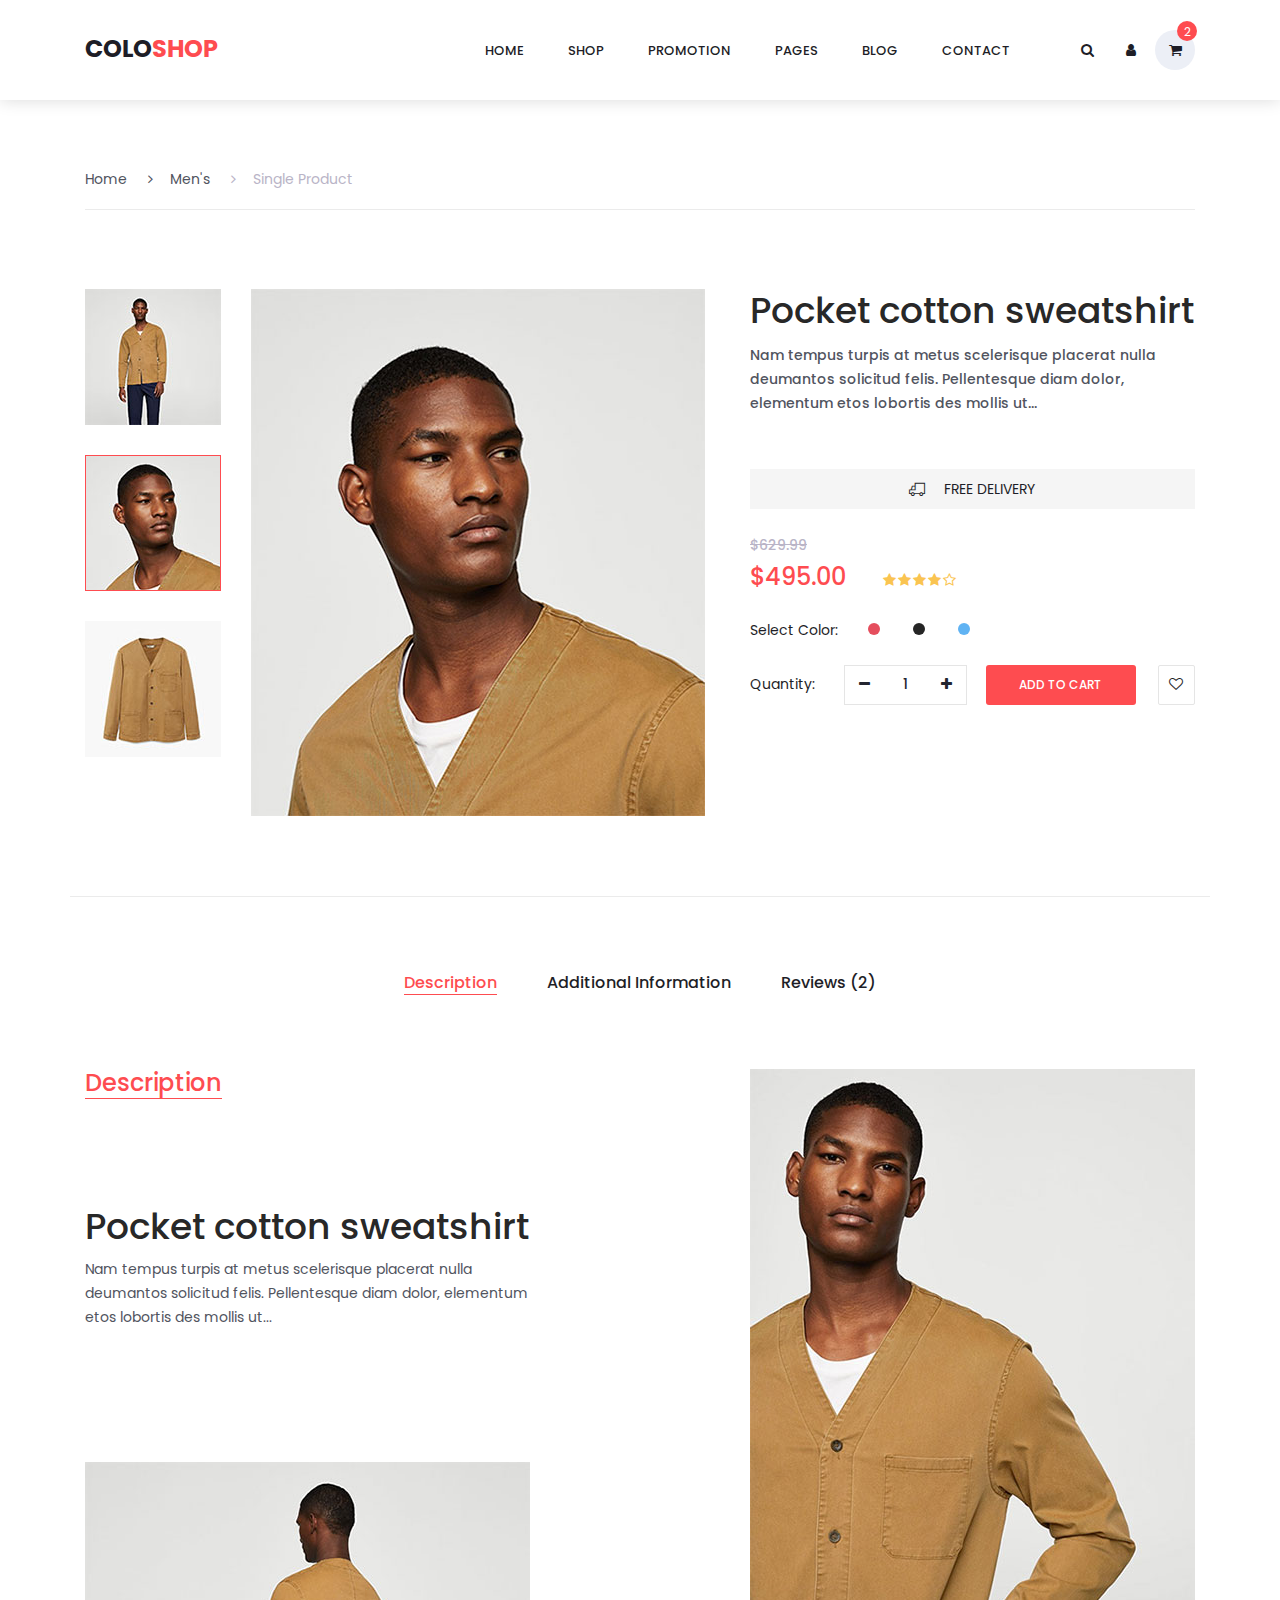
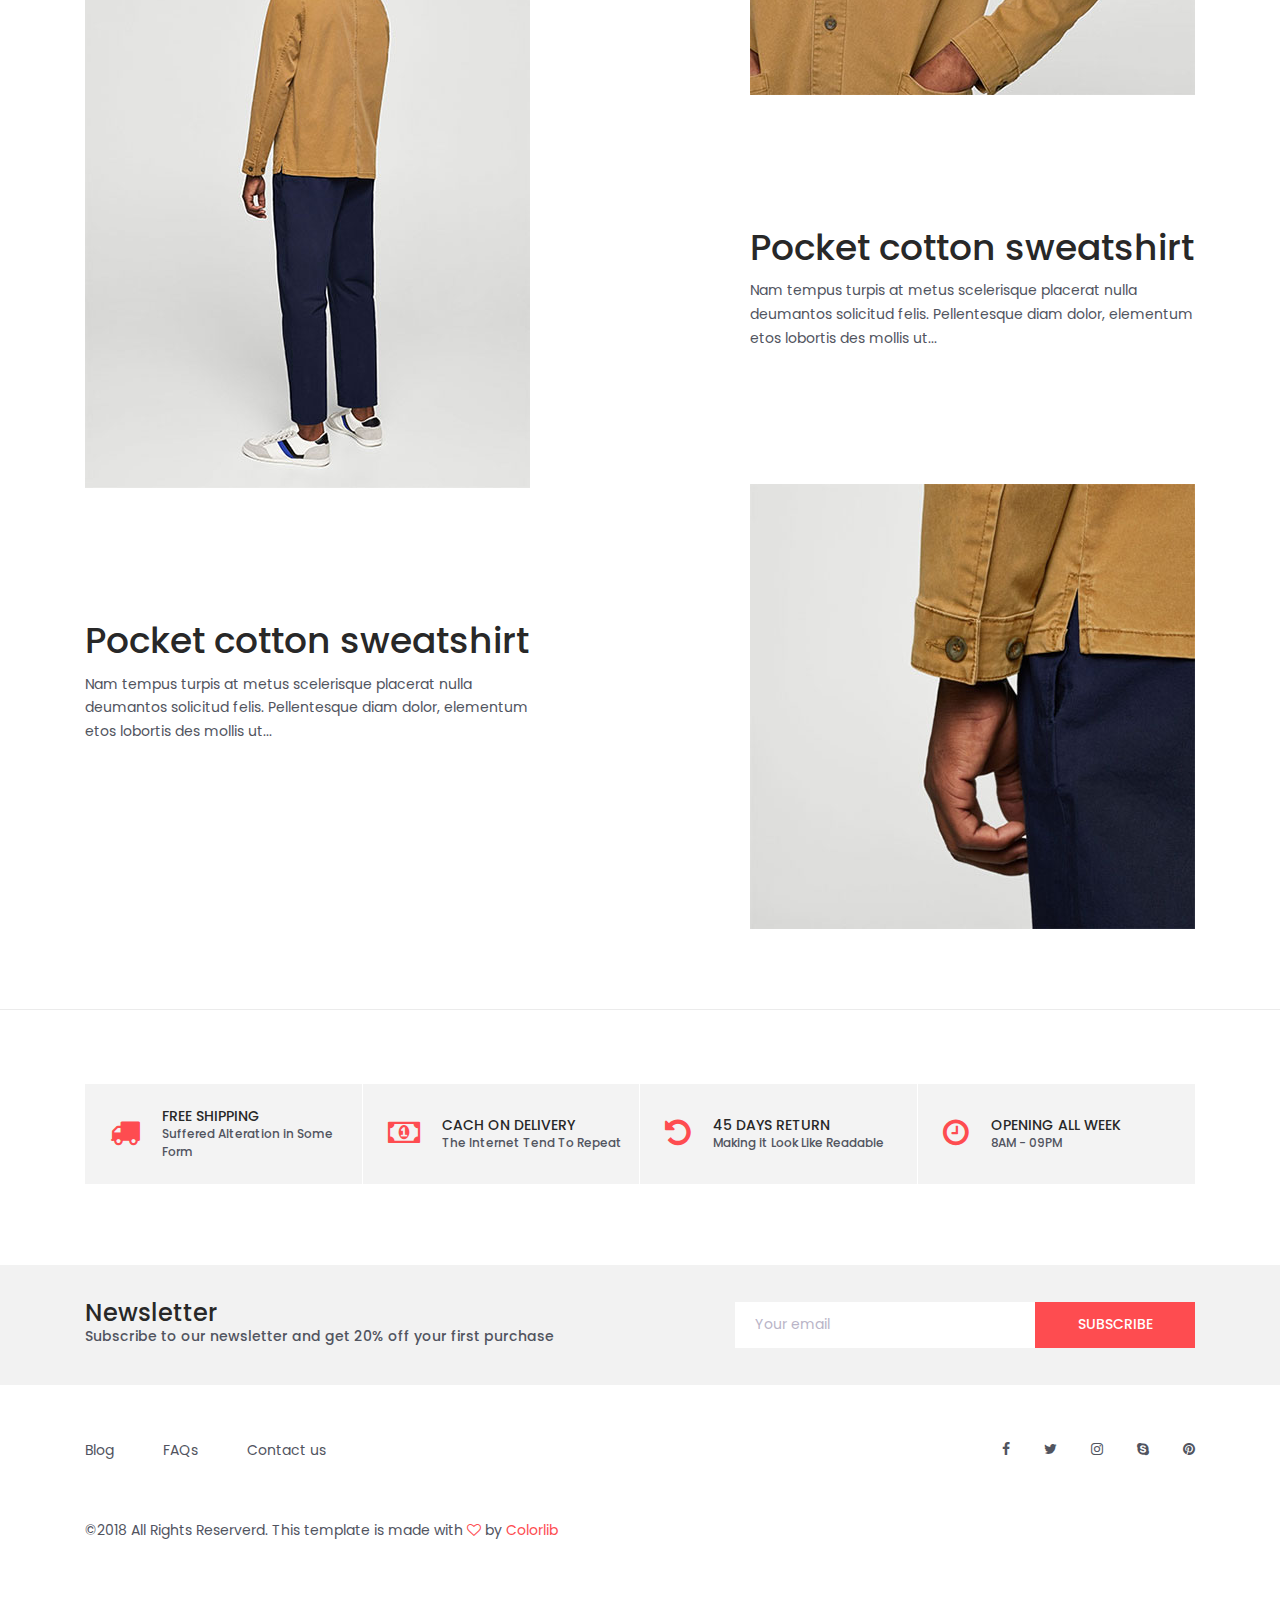
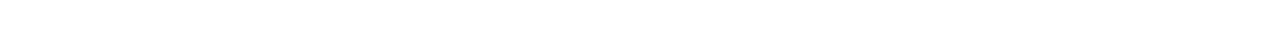
<file: single.html>
<!DOCTYPE html>
<html lang="en">
<head>
	<title>Single Product</title>
	<meta charset="utf-8">
	<meta http-equiv="X-UA-Compatible" content="IE=edge">
	<meta name="description" content="Colo Shop Template">
	<meta name="viewport" content="width=device-width, initial-scale=1">
	<link rel="stylesheet" type="text/css" href="styles/bootstrap4/bootstrap.min.css">
	<link href="plugins/font-awesome-4.7.0/css/font-awesome.min.css" rel="stylesheet" type="text/css">
	<link rel="stylesheet" type="text/css" href="plugins/OwlCarousel2-2.2.1/owl.carousel.css">
	<link rel="stylesheet" type="text/css" href="plugins/OwlCarousel2-2.2.1/owl.theme.default.css">
	<link rel="stylesheet" type="text/css" href="plugins/OwlCarousel2-2.2.1/animate.css">
	<link rel="stylesheet" href="plugins/themify-icons/themify-icons.css">
	<link rel="stylesheet" type="text/css" href="plugins/jquery-ui-1.12.1.custom/jquery-ui.css">
	<link rel="stylesheet" type="text/css" href="styles/single_styles.css">
	<link rel="stylesheet" type="text/css" href="styles/single_responsive.css">
</head>

<body>

<div class="super_container">

	<!-- Header -->

	<header class="header trans_300">

		<div class="main_nav_container">
			<div class="container">
				<div class="row">
					<div class="col-lg-12 text-right">
						<div class="logo_container">
							<a href="#">colo<span>shop</span></a>
						</div>
						<nav class="navbar">
							<ul class="navbar_menu">
								<li><a href="index.html">home</a></li>
								<li><a href="#">shop</a></li>
								<li><a href="#">promotion</a></li>
								<li><a href="#">pages</a></li>
								<li><a href="#">blog</a></li>
								<li><a href="contact.html">contact</a></li>
							</ul>
							<ul class="navbar_user">
								<li><a href="#"><i class="fa fa-search" aria-hidden="true"></i></a></li>
								<li><a href="#"><i class="fa fa-user" aria-hidden="true"></i></a></li>
								<li class="checkout">
									<a href="#">
										<i class="fa fa-shopping-cart" aria-hidden="true"></i>
										<span id="checkout_items" class="checkout_items">2</span>
									</a>
								</li>
							</ul>
							<div class="hamburger_container">
								<i class="fa fa-bars" aria-hidden="true"></i>
							</div>
						</nav>
					</div>
				</div>
			</div>
		</div>

	</header>

	<div class="fs_menu_overlay"></div>

	<!-- Hamburger Menu -->

	<div class="hamburger_menu">
		<div class="hamburger_close"><i class="fa fa-times" aria-hidden="true"></i></div>
		<div class="hamburger_menu_content text-right">
			<ul class="menu_top_nav">
				<li class="menu_item has-children">
					<a href="#">
						usd
						<i class="fa fa-angle-down"></i>
					</a>
					<ul class="menu_selection">
						<li><a href="#">cad</a></li>
						<li><a href="#">aud</a></li>
						<li><a href="#">eur</a></li>
						<li><a href="#">gbp</a></li>
					</ul>
				</li>
				<li class="menu_item has-children">
					<a href="#">
						English
						<i class="fa fa-angle-down"></i>
					</a>
					<ul class="menu_selection">
						<li><a href="#">French</a></li>
						<li><a href="#">Italian</a></li>
						<li><a href="#">German</a></li>
						<li><a href="#">Spanish</a></li>
					</ul>
				</li>
				<li class="menu_item has-children">
					<a href="#">
						My Account
						<i class="fa fa-angle-down"></i>
					</a>
					<ul class="menu_selection">
						<li><a href="#"><i class="fa fa-sign-in" aria-hidden="true"></i>Sign In</a></li>
						<li><a href="#"><i class="fa fa-user-plus" aria-hidden="true"></i>Register</a></li>
					</ul>
				</li>
				<li class="menu_item"><a href="#">home</a></li>
				<li class="menu_item"><a href="#">shop</a></li>
				<li class="menu_item"><a href="#">promotion</a></li>
				<li class="menu_item"><a href="#">pages</a></li>
				<li class="menu_item"><a href="#">blog</a></li>
				<li class="menu_item"><a href="#">contact</a></li>
			</ul>
		</div>
	</div>

	<div class="container single_product_container">
		<div class="row">
			<div class="col">

				<!-- Breadcrumbs -->

				<div class="breadcrumbs d-flex flex-row align-items-center">
					<ul>
						<li><a href="index.html">Home</a></li>
						<li><a href="categories.html"><i class="fa fa-angle-right" aria-hidden="true"></i>Men's</a></li>
						<li class="active"><a href="#"><i class="fa fa-angle-right" aria-hidden="true"></i>Single Product</a></li>
					</ul>
				</div>

			</div>
		</div>

		<div class="row">
			<div class="col-lg-7">
				<div class="single_product_pics">
					<div class="row">
						<div class="col-lg-3 thumbnails_col order-lg-1 order-2">
							<div class="single_product_thumbnails">
								<ul>
									<li><img src="images/single_1_thumb.jpg" alt="" data-image="images/single_1.jpg"></li>
									<li class="active"><img src="images/single_2_thumb.jpg" alt="" data-image="images/single_2.jpg"></li>
									<li><img src="images/single_3_thumb.jpg" alt="" data-image="images/single_3.jpg"></li>
								</ul>
							</div>
						</div>
						<div class="col-lg-9 image_col order-lg-2 order-1">
							<div class="single_product_image">
								<div class="single_product_image_background" style="background-image:url(images/single_2.jpg)"></div>
							</div>
						</div>
					</div>
				</div>
			</div>
			<div class="col-lg-5">
				<div class="product_details">
					<div class="product_details_title">
						<h2>Pocket cotton sweatshirt</h2>
						<p>Nam tempus turpis at metus scelerisque placerat nulla deumantos solicitud felis. Pellentesque diam dolor, elementum etos lobortis des mollis ut...</p>
					</div>
					<div class="free_delivery d-flex flex-row align-items-center justify-content-center">
						<span class="ti-truck"></span><span>free delivery</span>
					</div>
					<div class="original_price">$629.99</div>
					<div class="product_price">$495.00</div>
					<ul class="star_rating">
						<li><i class="fa fa-star" aria-hidden="true"></i></li>
						<li><i class="fa fa-star" aria-hidden="true"></i></li>
						<li><i class="fa fa-star" aria-hidden="true"></i></li>
						<li><i class="fa fa-star" aria-hidden="true"></i></li>
						<li><i class="fa fa-star-o" aria-hidden="true"></i></li>
					</ul>
					<div class="product_color">
						<span>Select Color:</span>
						<ul>
							<li style="background: #e54e5d"></li>
							<li style="background: #252525"></li>
							<li style="background: #60b3f3"></li>
						</ul>
					</div>
					<div class="quantity d-flex flex-column flex-sm-row align-items-sm-center">
						<span>Quantity:</span>
						<div class="quantity_selector">
							<span class="minus"><i class="fa fa-minus" aria-hidden="true"></i></span>
							<span id="quantity_value">1</span>
							<span class="plus"><i class="fa fa-plus" aria-hidden="true"></i></span>
						</div>
						<div class="red_button add_to_cart_button"><a href="#">add to cart</a></div>
						<div class="product_favorite d-flex flex-column align-items-center justify-content-center"></div>
					</div>
				</div>
			</div>
		</div>

	</div>

	<!-- Tabs -->

	<div class="tabs_section_container">

		<div class="container">
			<div class="row">
				<div class="col">
					<div class="tabs_container">
						<ul class="tabs d-flex flex-sm-row flex-column align-items-left align-items-md-center justify-content-center">
							<li class="tab active" data-active-tab="tab_1"><span>Description</span></li>
							<li class="tab" data-active-tab="tab_2"><span>Additional Information</span></li>
							<li class="tab" data-active-tab="tab_3"><span>Reviews (2)</span></li>
						</ul>
					</div>
				</div>
			</div>
			<div class="row">
				<div class="col">

					<!-- Tab Description -->

					<div id="tab_1" class="tab_container active">
						<div class="row">
							<div class="col-lg-5 desc_col">
								<div class="tab_title">
									<h4>Description</h4>
								</div>
								<div class="tab_text_block">
									<h2>Pocket cotton sweatshirt</h2>
									<p>Nam tempus turpis at metus scelerisque placerat nulla deumantos solicitud felis. Pellentesque diam dolor, elementum etos lobortis des mollis ut...</p>
								</div>
								<div class="tab_image">
									<img src="images/desc_1.jpg" alt="">
								</div>
								<div class="tab_text_block">
									<h2>Pocket cotton sweatshirt</h2>
									<p>Nam tempus turpis at metus scelerisque placerat nulla deumantos solicitud felis. Pellentesque diam dolor, elementum etos lobortis des mollis ut...</p>
								</div>
							</div>
							<div class="col-lg-5 offset-lg-2 desc_col">
								<div class="tab_image">
									<img src="images/desc_2.jpg" alt="">
								</div>
								<div class="tab_text_block">
									<h2>Pocket cotton sweatshirt</h2>
									<p>Nam tempus turpis at metus scelerisque placerat nulla deumantos solicitud felis. Pellentesque diam dolor, elementum etos lobortis des mollis ut...</p>
								</div>
								<div class="tab_image desc_last">
									<img src="images/desc_3.jpg" alt="">
								</div>
							</div>
						</div>
					</div>

					<!-- Tab Additional Info -->

					<div id="tab_2" class="tab_container">
						<div class="row">
							<div class="col additional_info_col">
								<div class="tab_title additional_info_title">
									<h4>Additional Information</h4>
								</div>
								<p>COLOR:<span>Gold, Red</span></p>
								<p>SIZE:<span>L,M,XL</span></p>
							</div>
						</div>
					</div>

					<!-- Tab Reviews -->

					<div id="tab_3" class="tab_container">
						<div class="row">

							<!-- User Reviews -->

							<div class="col-lg-6 reviews_col">
								<div class="tab_title reviews_title">
									<h4>Reviews (2)</h4>
								</div>

								<!-- User Review -->

								<div class="user_review_container d-flex flex-column flex-sm-row">
									<div class="user">
										<div class="user_pic"></div>
										<div class="user_rating">
											<ul class="star_rating">
												<li><i class="fa fa-star" aria-hidden="true"></i></li>
												<li><i class="fa fa-star" aria-hidden="true"></i></li>
												<li><i class="fa fa-star" aria-hidden="true"></i></li>
												<li><i class="fa fa-star" aria-hidden="true"></i></li>
												<li><i class="fa fa-star-o" aria-hidden="true"></i></li>
											</ul>
										</div>
									</div>
									<div class="review">
										<div class="review_date">27 Aug 2016</div>
										<div class="user_name">Brandon William</div>
										<p>Lorem ipsum dolor sit amet, consectetur adipisicing elit, sed do eiusmod tempor incididunt ut labore et dolore magna aliqua.</p>
									</div>
								</div>

								<!-- User Review -->

								<div class="user_review_container d-flex flex-column flex-sm-row">
									<div class="user">
										<div class="user_pic"></div>
										<div class="user_rating">
											<ul class="star_rating">
												<li><i class="fa fa-star" aria-hidden="true"></i></li>
												<li><i class="fa fa-star" aria-hidden="true"></i></li>
												<li><i class="fa fa-star" aria-hidden="true"></i></li>
												<li><i class="fa fa-star" aria-hidden="true"></i></li>
												<li><i class="fa fa-star-o" aria-hidden="true"></i></li>
											</ul>
										</div>
									</div>
									<div class="review">
										<div class="review_date">27 Aug 2016</div>
										<div class="user_name">Brandon William</div>
										<p>Lorem ipsum dolor sit amet, consectetur adipisicing elit, sed do eiusmod tempor incididunt ut labore et dolore magna aliqua.</p>
									</div>
								</div>
							</div>

							<!-- Add Review -->

							<div class="col-lg-6 add_review_col">

								<div class="add_review">
									<form id="review_form" action="post">
										<div>
											<h1>Add Review</h1>
											<input id="review_name" class="form_input input_name" type="text" name="name" placeholder="Name*" required="required" data-error="Name is required.">
											<input id="review_email" class="form_input input_email" type="email" name="email" placeholder="Email*" required="required" data-error="Valid email is required.">
										</div>
										<div>
											<h1>Your Rating:</h1>
											<ul class="user_star_rating">
												<li><i class="fa fa-star" aria-hidden="true"></i></li>
												<li><i class="fa fa-star" aria-hidden="true"></i></li>
												<li><i class="fa fa-star" aria-hidden="true"></i></li>
												<li><i class="fa fa-star" aria-hidden="true"></i></li>
												<li><i class="fa fa-star-o" aria-hidden="true"></i></li>
											</ul>
											<textarea id="review_message" class="input_review" name="message"  placeholder="Your Review" rows="4" required data-error="Please, leave us a review."></textarea>
										</div>
										<div class="text-left text-sm-right">
											<button id="review_submit" type="submit" class="red_button review_submit_btn trans_300" value="Submit">submit</button>
										</div>
									</form>
								</div>

							</div>

						</div>
					</div>

				</div>
			</div>
		</div>

	</div>

	<!-- Benefit -->

	<div class="benefit">
		<div class="container">
			<div class="row benefit_row">
				<div class="col-lg-3 benefit_col">
					<div class="benefit_item d-flex flex-row align-items-center">
						<div class="benefit_icon"><i class="fa fa-truck" aria-hidden="true"></i></div>
						<div class="benefit_content">
							<h6>free shipping</h6>
							<p>Suffered Alteration in Some Form</p>
						</div>
					</div>
				</div>
				<div class="col-lg-3 benefit_col">
					<div class="benefit_item d-flex flex-row align-items-center">
						<div class="benefit_icon"><i class="fa fa-money" aria-hidden="true"></i></div>
						<div class="benefit_content">
							<h6>cach on delivery</h6>
							<p>The Internet Tend To Repeat</p>
						</div>
					</div>
				</div>
				<div class="col-lg-3 benefit_col">
					<div class="benefit_item d-flex flex-row align-items-center">
						<div class="benefit_icon"><i class="fa fa-undo" aria-hidden="true"></i></div>
						<div class="benefit_content">
							<h6>45 days return</h6>
							<p>Making it Look Like Readable</p>
						</div>
					</div>
				</div>
				<div class="col-lg-3 benefit_col">
					<div class="benefit_item d-flex flex-row align-items-center">
						<div class="benefit_icon"><i class="fa fa-clock-o" aria-hidden="true"></i></div>
						<div class="benefit_content">
							<h6>opening all week</h6>
							<p>8AM - 09PM</p>
						</div>
					</div>
				</div>
			</div>
		</div>
	</div>

	<!-- Newsletter -->

	<div class="newsletter">
		<div class="container">
			<div class="row">
				<div class="col-lg-6">
					<div class="newsletter_text d-flex flex-column justify-content-center align-items-lg-start align-items-md-center text-center">
						<h4>Newsletter</h4>
						<p>Subscribe to our newsletter and get 20% off your first purchase</p>
					</div>
				</div>
				<div class="col-lg-6">
					<form action="post">
						<div class="newsletter_form d-flex flex-md-row flex-column flex-xs-column align-items-center justify-content-lg-end justify-content-center">
							<input id="newsletter_email" type="email" placeholder="Your email" required="required" data-error="Valid email is required.">
							<button id="newsletter_submit" type="submit" class="newsletter_submit_btn trans_300" value="Submit">subscribe</button>
						</div>
					</form>
				</div>
			</div>
		</div>
	</div>

	<!-- Footer -->

	<footer class="footer">
		<div class="container">
			<div class="row">
				<div class="col-lg-6">
					<div class="footer_nav_container d-flex flex-sm-row flex-column align-items-center justify-content-lg-start justify-content-center text-center">
						<ul class="footer_nav">
							<li><a href="#">Blog</a></li>
							<li><a href="#">FAQs</a></li>
							<li><a href="contact.html">Contact us</a></li>
						</ul>
					</div>
				</div>
				<div class="col-lg-6">
					<div class="footer_social d-flex flex-row align-items-center justify-content-lg-end justify-content-center">
						<ul>
							<li><a href="#"><i class="fa fa-facebook" aria-hidden="true"></i></a></li>
							<li><a href="#"><i class="fa fa-twitter" aria-hidden="true"></i></a></li>
							<li><a href="#"><i class="fa fa-instagram" aria-hidden="true"></i></a></li>
							<li><a href="#"><i class="fa fa-skype" aria-hidden="true"></i></a></li>
							<li><a href="#"><i class="fa fa-pinterest" aria-hidden="true"></i></a></li>
						</ul>
					</div>
				</div>
			</div>
			<div class="row">
				<div class="col-lg-12">
					<div class="footer_nav_container">
						<div class="cr">©2018 All Rights Reserverd. This template is made with <i class="fa fa-heart-o" aria-hidden="true"></i> by <a href="#">Colorlib</a></div>
					</div>
				</div>
			</div>
		</div>
	</footer>

</div>

<script src="js/jquery-3.2.1.min.js"></script>
<script src="styles/bootstrap4/popper.js"></script>
<script src="styles/bootstrap4/bootstrap.min.js"></script>
<script src="plugins/Isotope/isotope.pkgd.min.js"></script>
<script src="plugins/OwlCarousel2-2.2.1/owl.carousel.js"></script>
<script src="plugins/easing/easing.js"></script>
<script src="plugins/jquery-ui-1.12.1.custom/jquery-ui.js"></script>
<script src="js/single_custom.js"></script>
</body>

</html>
</file>
<file: styles/main_styles.css>
@charset "utf-8";
/* CSS Document */

/******************************

COLOR PALETTE




[Table of Contents]

1. Fonts
2. Body and some general stuff
3. Home
	3.1 Currency
	3.2 Language
	3.3 Account
	3.4 Main Navigation
	3.5 Hamburger Menu
	3.6 Logo
	3.7 Main Slider
4. Banner
5. New Arrivals
	5.1 New Arrivals Sorting
	5.2 New Arrivals Products Grid
6. Deal of the week
7. Best Sellers
	7.1 Slider Nav
8. Benefit
9. Blogs
10. Newsletter
11. Footer



******************************/

/***********
1. Fonts
***********/

@import url('https://fonts.googleapis.com/css?family=Poppins:400,500,600,700,900');

/*********************************
2. Body and some general stuff
*********************************/

*
{
	margin: 0;
	padding: 0;
}
body
{
	font-family: 'Poppins', sans-serif;
	font-size: 14px;
	line-height: 23px;
	font-weight: 400;
	background: #FFFFFF;
	color: #1e1e27;
}
div
{
	display: block;
	position: relative;
	-webkit-box-sizing: border-box;
    -moz-box-sizing: border-box;
    box-sizing: border-box;
}
ul
{
	list-style: none;
	margin-bottom: 0px;
}
p
{
	font-family: 'Poppins', sans-serif;
	font-size: 14px;
	line-height: 1.7;
	font-weight: 500;
	color: #989898;
	-webkit-font-smoothing: antialiased;
	-webkit-text-shadow: rgba(0,0,0,.01) 0 0 1px;
	text-shadow: rgba(0,0,0,.01) 0 0 1px;
}
p a
{
	display: inline;
	position: relative;
	color: inherit;
	border-bottom: solid 2px #fde0db;
	-webkit-transition: all 200ms ease;
	-moz-transition: all 200ms ease;
	-ms-transition: all 200ms ease;
	-o-transition: all 200ms ease;
	transition: all 200ms ease;
}
a, a:hover, a:visited, a:active, a:link
{
	text-decoration: none;
	-webkit-font-smoothing: antialiased;
	-webkit-text-shadow: rgba(0,0,0,.01) 0 0 1px;
	text-shadow: rgba(0,0,0,.01) 0 0 1px;
}
p a:active
{
	position: relative;
	color: #FF6347;
}
p a:hover
{
	color: #FF6347;
	background: #fde0db;
}
p a:hover::after
{
	opacity: 0.2;
}
::selection
{
	background: #fde0db;
	color: #FF6347;
}
p::selection
{
	background: #fde0db;
}
h1{font-size: 72px;}
h2{font-size: 40px;}
h3{font-size: 28px;}
h4{font-size: 24px;}
h5{font-size: 16px;}
h6{font-size: 14px;}
h1, h2, h3, h4, h5, h6
{
	color: #282828;
	-webkit-font-smoothing: antialiased;
	-webkit-text-shadow: rgba(0,0,0,.01) 0 0 1px;
	text-shadow: rgba(0,0,0,.01) 0 0 1px;
}
h1::selection,
h2::selection,
h3::selection,
h4::selection,
h5::selection,
h6::selection
{

}
::-webkit-input-placeholder
{
	font-size: 16px !important;
	font-weight: 500;
	color: #777777 !important;
}
:-moz-placeholder /* older Firefox*/
{
	font-size: 16px !important;
	font-weight: 500;
	color: #777777 !important;
}
::-moz-placeholder /* Firefox 19+ */
{
	font-size: 16px !important;
	font-weight: 500;
	color: #777777 !important;
}
:-ms-input-placeholder
{
	font-size: 16px !important;
	font-weight: 500;
	color: #777777 !important;
}
::input-placeholder
{
	font-size: 16px !important;
	font-weight: 500;
	color: #777777 !important;
}
.form-control
{
	color: #db5246;
}
section
{
	display: block;
	position: relative;
	box-sizing: border-box;
}
.clear
{
	clear: both;
}
.clearfix::before, .clearfix::after
{
	content: "";
	display: table;
}
.clearfix::after
{
	clear: both;
}
.clearfix
{
	zoom: 1;
}
.float_left
{
	float: left;
}
.float_right
{
	float: right;
}
.trans_200
{
	-webkit-transition: all 200ms ease;
	-moz-transition: all 200ms ease;
	-ms-transition: all 200ms ease;
	-o-transition: all 200ms ease;
	transition: all 200ms ease;
}
.trans_300
{
	-webkit-transition: all 300ms ease;
	-moz-transition: all 300ms ease;
	-ms-transition: all 300ms ease;
	-o-transition: all 300ms ease;
	transition: all 300ms ease;
}
.trans_400
{
	-webkit-transition: all 400ms ease;
	-moz-transition: all 400ms ease;
	-ms-transition: all 400ms ease;
	-o-transition: all 400ms ease;
	transition: all 400ms ease;
}
.trans_500
{
	-webkit-transition: all 500ms ease;
	-moz-transition: all 500ms ease;
	-ms-transition: all 500ms ease;
	-o-transition: all 500ms ease;
	transition: all 500ms ease;
}
.fill_height
{
	height: 100%;
}
.super_container
{
	width: 100%;
	overflow: hidden;
}

/*********************************
3. Home
*********************************/

.header
{
	position: fixed;
	top: 0;
	left: 0;
	width: 100%;
	background: #FFFFFF;
	z-index: 10;
}
.top_nav
{
	width: 100%;
	height: 50px;
	background: #1e1e27;
}
.top_nav_left
{
	height: 50px;
	line-height: 50px;
	font-size: 13px;
	color: #b5aec4;
	text-transform: uppercase;
}

/*********************************
3.1 Currency
*********************************/

.currency
{
	display: inline-block;
	position: relative;
	min-width: 50px;
	border-right: solid 1px #33333b;
	padding-right: 20px;
	padding-left: 20px;
	text-align: center;
	vertical-align: middle;
	background: #1e1e27;
}
.currency > a
{
	display: block;
	color: #b5aec4;
	font-weight: 400;
	height: 50px;
	line-height: 50px;
	font-size: 13px;
	text-transform: uppercase;
}
.currency > a > i
{
	margin-left: 8px;
}
.currency:hover .currency_selection
{
	visibility: visible;
	opacity: 1;
	top: 100%;
}
.currency_selection
{
	display: block;
	position: absolute;
	right: 0;
	top: 120%;
	margin: 0;
	width: 100%;
	background: #FFFFFF;
	visibility: hidden;
	opacity: 0;
	z-index: 1;
	box-shadow: 0 0 25px rgba(63, 78, 100, 0.15);
	-webkit-transition: opacity 0.3s ease;
	-moz-transition: opacity 0.3s ease;
	-ms-transition: opacity 0.3s ease;
	-o-transition: opacity 0.3s ease;
	transition: all 0.3s ease;
}
.currency_selection li
{
	padding-left: 10px;
	padding-right: 10px;
	line-height: 50px;
}
.currency_selection li a
{
	display: block;
	color: #232530;
	border-bottom: solid 1px #dddddd;
	font-size: 13px;
	text-transform: uppercase;
	-webkit-transition: opacity 0.3s ease;
	-moz-transition: opacity 0.3s ease;
	-ms-transition: opacity 0.3s ease;
	-o-transition: opacity 0.3s ease;
	transition: all 0.3s ease;
}
.currency_selection li a:hover
{
	color: #b5aec4;
}
.currency_selection li:last-child a
{
	border-bottom: none;
}

/*********************************
3.2 Language
*********************************/

.language
{
	display: inline-block;
	position: relative;
	min-width: 50px;
	border-right: solid 1px #33333b;
	padding-right: 20px;
	padding-left: 20px;
	text-align: center;
	vertical-align: middle;
	background: #1e1e27;
}
.language > a
{
	display: block;
	color: #b5aec4;
	font-weight: 400;
	height: 50px;
	line-height: 50px;
	font-size: 13px;
}
.language > a > i
{
	margin-left: 8px;
}
.language:hover .language_selection
{
	visibility: visible;
	opacity: 1;
	top: 100%;
}
.language_selection
{
	display: block;
	position: absolute;
	right: 0;
	top: 120%;
	margin: 0;
	width: 100%;
	background: #FFFFFF;
	visibility: hidden;
	opacity: 0;
	z-index: 1;
	box-shadow: 0 0 25px rgba(63, 78, 100, 0.15);
	-webkit-transition: opacity 0.3s ease;
	-moz-transition: opacity 0.3s ease;
	-ms-transition: opacity 0.3s ease;
	-o-transition: opacity 0.3s ease;
	transition: all 0.3s ease;
}
.language_selection li
{
	padding-left: 10px;
	padding-right: 10px;
	line-height: 50px;
}
.language_selection li a
{
	display: block;
	color: #232530;
	border-bottom: solid 1px #dddddd;
	font-size: 13px;
	-webkit-transition: opacity 0.3s ease;
	-moz-transition: opacity 0.3s ease;
	-ms-transition: opacity 0.3s ease;
	-o-transition: opacity 0.3s ease;
	transition: all 0.3s ease;
}
.language_selection li a:hover
{
	color: #b5aec4;
}
.language_selection li:last-child a
{
	border-bottom: none;
}

/*********************************
3.3 Account
*********************************/

.account
{
	display: inline-block;
	position: relative;
	min-width: 50px;
	padding-left: 20px;
	text-align: center;
	vertical-align: middle;
	background: #1e1e27;
}
.account > a
{
	display: block;
	color: #b5aec4;
	font-weight: 400;
	height: 50px;
	line-height: 50px;
	font-size: 13px;
}
.account > a > i
{
	margin-left: 8px;
}
.account:hover .account_selection
{
	visibility: visible;
	opacity: 1;
	top: 100%;
}
.account_selection
{
	display: block;
	position: absolute;
	right: 0;
	top: 120%;
	margin: 0;
	width: 100%;
	background: #FFFFFF;
	visibility: hidden;
	opacity: 0;
	z-index: 1;
	box-shadow: 0 0 25px rgba(63, 78, 100, 0.15);
	-webkit-transition: opacity 0.3s ease;
	-moz-transition: opacity 0.3s ease;
	-ms-transition: opacity 0.3s ease;
	-o-transition: opacity 0.3s ease;
	transition: all 0.3s ease;
}
.account_selection li
{
	padding-left: 10px;
	padding-right: 10px;
	line-height: 50px;
}
.account_selection li a
{
	display: block;
	color: #232530;
	border-bottom: solid 1px #dddddd;
	font-size: 14px;
	-webkit-transition: all 0.3s ease;
	-moz-transition: all 0.3s ease;
	-ms-transition: all 0.3s ease;
	-o-transition: all 0.3s ease;
	transition: all 0.3s ease;
}
.account_selection li a:hover
{
	color: #b5aec4;
}
.account_selection li:last-child a
{
	border-bottom: none;
}
.account_selection li a i
{
	margin-right: 10px;
}

/*********************************
3.4 Main Navigation
*********************************/

.main_nav_container
{
	width: 100%;
	background: #FFFFFF;
	box-shadow: 0 0 16px rgba(0, 0, 0, 0.15);
}
.navbar
{
	width: auto;
	height: 100px;
	float: right;
	padding-left: 0px;
	padding-right: 0px;
}
.navbar_menu li
{
	display: inline-block;
}
.navbar_menu li a
{
	display: block;
	color: #1e1e27;
	font-size: 13px;
	font-weight: 500;
	text-transform: uppercase;
	padding: 20px;
	-webkit-transition: color 0.3s ease;
	-moz-transition: color 0.3s ease;
	-ms-transition: color 0.3s ease;
	-o-transition: color 0.3s ease;
	transition: color 0.3s ease;
}
.navbar_menu li a:hover
{
	color: #b5aec4;
}
.navbar_user
{
	margin-left: 37px;
}
.navbar_user li
{
	display: inline-block;
	text-align: center;
}
.navbar_user li a
{
	display: -webkit-box;
	display: -moz-box;
	display: -ms-flexbox;
	display: -webkit-flex;
	display: flex;
	flex-direction: column;
	justify-content: center;
	align-items: center;
	position: relative;
	width: 40px;
	height: 40px;
	color: #1e1e27;
	-webkit-transition: color 0.3s ease;
	-moz-transition: color 0.3s ease;
	-ms-transition: color 0.3s ease;
	-o-transition: color 0.3s ease;
	transition: color 0.3s ease;
}
.navbar_user li a:hover
{
	color: #b5aec4;
}
.checkout a
{
	background: #eceff6;
	border-radius: 50%;
}
.checkout_items
{
	display: -webkit-box;
	display: -moz-box;
	display: -ms-flexbox;
	display: -webkit-flex;
	display: flex;
	flex-direction: column;
	justify-content: center;
	align-items: center;
	position: absolute;
	top: -9px;
	left: 22px;
	width: 20px;
	height: 20px;
	border-radius: 50%;
	background: #fe4c50;
	font-size: 12px;
	color: #FFFFFF;
}

/*********************************
3.5 Hamburger Menu
*********************************/

.hamburger_container
{
	display: none;
	margin-left: 40px;
}
.hamburger_container i
{
	font-size: 24px;
	color: #1e1e27;
	-webkit-transition: all 300ms ease;
	-moz-transition: all 300ms ease;
	-ms-transition: all 300ms ease;
	-o-transition: all 300ms ease;
	transition: all 300ms ease;
}
.hamburger_container:hover i
{
	color: #b5aec4;
}
.hamburger_menu
{
	position: fixed;
	top: 0;
	right: -400px;
	width: 400px;
	height: 100vh;
	background: rgba(255,255,255,0.95);
	z-index: 10;
	-webkit-transition: all 300ms ease;
	-moz-transition: all 300ms ease;
	-ms-transition: all 300ms ease;
	-o-transition: all 300ms ease;
	transition: all 300ms ease;
}
.hamburger_menu.active
{
	right: 0;
}
.fs_menu_overlay
{
	position: fixed;
	top: 0;
	left: 0;
	width: 100vw;
	height: 100vh;
	z-index: 9;
	background: rgba(255,255,255,0);
	pointer-events: none;
	-webkit-transition: all 200ms ease;
	-moz-transition: all 200ms ease;
	-ms-transition: all 200ms ease;
	-o-transition: all 200ms ease;
	transition: all 200ms ease;
}
.hamburger_close
{
	position: absolute;
	top: 26px;
	right: 10px;
	padding: 10px;
	z-index: 1;
}
.hamburger_close i
{
	font-size: 24px;
	color: #1e1e27;
	-webkit-transition: all 300ms ease;
	-moz-transition: all 300ms ease;
	-ms-transition: all 300ms ease;
	-o-transition: all 300ms ease;
	transition: all 300ms ease;
}
.hamburger_close:hover i
{
	color: #b5aec4;
}
.hamburger_menu_content
{
	padding-top: 100px;
	width: 100%;
	height: 100%;
	padding-right: 20px;
}
.menu_item
{
	display: block;
	position: relative;
	border-bottom: solid 1px #b5aec4;
	vertical-align: middle;
}
.menu_item > a
{
	display: block;
	color: #1e1e27;
	font-weight: 500;
	height: 50px;
	line-height: 50px;
	font-size: 14px;
	text-transform: uppercase;
}
.menu_item > a:hover
{
	color: #b5aec4;
}
.menu_item > a > i
{
	margin-left: 8px;
}
.menu_item.active .menu_selection
{
	display: block;
	visibility: visible;
	opacity: 1;
}
.menu_selection
{
	margin: 0;
	width: 100%;
	max-height: 0;
	overflow: hidden;
	z-index: 1;
	-webkit-transition: all 0.3s ease;
	-moz-transition: all 0.3s ease;
	-ms-transition: all 0.3s ease;
	-o-transition: all 0.3s ease;
	transition: all 0.3s ease;
}
.menu_selection li
{
	padding-left: 10px;
	padding-right: 10px;
	line-height: 50px;
}
.menu_selection li a
{
	display: block;
	color: #232530;
	border-bottom: solid 1px #dddddd;
	font-size: 13px;
	text-transform: uppercase;
	-webkit-transition: opacity 0.3s ease;
	-moz-transition: opacity 0.3s ease;
	-ms-transition: opacity 0.3s ease;
	-o-transition: opacity 0.3s ease;
	transition: all 0.3s ease;
}
.menu_selection li a:hover
{
	color: #b5aec4;
}
.menu_selection li:last-child a
{
	border-bottom: none;
}

/*********************************
3.6 Logo
*********************************/

.logo_container
{
	position: absolute;
	top: 50%;
	-webkit-transform: translateY(-50%);
	-moz-transform: translateY(-50%);
	-ms-transform: translateY(-50%);
	-o-transform: translateY(-50%);
	transform: translateY(-50%);
	left: 15px;
}
.logo_container a
{
	font-size: 24px;
	color: #1e1e27;
	font-weight: 700;
	text-transform: uppercase;
}
.logo_container a span
{
	color: #fe4c50;
}

/*********************************
3.7 Main Slider
*********************************/

.main_slider
{
	width: 100%;
	height: 700px;
	background-repeat: no-repeat;
	background-size: cover;
	background-position: center center;
	margin-top: 150px;
}
.main_slider_content
{
	width: 60%;
}
.main_slider_content h6
{
	font-weight: 500;
	text-transform: uppercase;
	margin-bottom: 29px;
}
.main_slider_content h1
{
	font-weight: 400;
	line-height: 1;
}
.red_button
{
	display: -webkit-inline-box;
	display: -moz-inline-box;
	display: -ms-inline-flexbox;
	display: -webkit-inline-flex;
	display: inline-flex;
	flex-direction: column;
	justify-content: center;
	align-items: center;
	width: auto;
	height: 40px;
	background: #fe4c50;
	border-radius: 3px;
	-webkit-transition: all 0.3s ease;
	-moz-transition: all 0.3s ease;
	-ms-transition: all 0.3s ease;
	-o-transition: all 0.3s ease;
	transition: all 0.3s ease;
}
.red_button:hover
{
	background: #FE7C7F !important;
}
.red_button a
{
	display: block;
	color: #FFFFFF;
	text-transform: uppercase;
	font-size: 14px;
	font-weight: 500;
	text-align: center;
	line-height: 40px;
	width: 100%;
}
.shop_now_button
{
	width: 140px;
	margin-top: 32px;
}

/*********************************
4. Banner
*********************************/

.banner
{
	width: 100%;
	margin-top: 30px;
}
.banner_item
{
	display: -webkit-box;
	display: -moz-box;
	display: -ms-flexbox;
	display: -webkit-flex;
	display: flex;
	flex-direction: column;
	justify-content: center;
	align-items: center;
	height: 265px;
	background-repeat: no-repeat;
	background-size: cover;
	background-position: center center;
}
.banner_category
{
	height: 50px;
	background: #FFFFFF;
	min-width: 180px;
	padding-left: 25px;
	padding-right: 25px;
}
.banner_category a
{
	display: block;
	color: #1e1e27;
	text-transform: uppercase;
	font-size: 22px;
	font-weight: 600;
	text-align: center;
	line-height: 50px;
	width: 100%;
	-webkit-transition: color 0.3s ease;
	-moz-transition: color 0.3s ease;
	-ms-transition: color 0.3s ease;
	-o-transition: color 0.3s ease;
	transition: color 0.3s ease;
}
.banner_category a:hover
{
	color: #b5aec4;
}

/*********************************
5. New Arrivals
*********************************/

.new_arrivals
{
	width: 100%;
}
.new_arrivals_title
{
	margin-top: 74px;
}

/*********************************
5.1 New Arrivals Sorting
*********************************/

.new_arrivals_sorting
{
	display: inline-block;
	border-radius: 3px;
	margin-top: 59px;
	overflow: visible;
}
.grid_sorting_button
{
	height: 40px;
	min-width: 102px;
	padding-left: 25px;
	padding-right: 25px;
	cursor: pointer;
	border: solid 1px #ebebeb;
	font-size: 14px;
	font-weight: 500;
	text-transform: uppercase;
	background: #FFFFFF;
	border-radius: 3px;
	margin: 0;
	float: left;
	margin-left: -1px;
}
.grid_sorting_button:first-child
{
	margin-left: 0px;
}
.grid_sorting_button:last-child
{

}
.grid_sorting_button.active:hover
{
	background: #FE7C7F !important;
}
.grid_sorting_button.active
{
	color: #FFFFFF;
	background: #fe4c50;
}

/*********************************
5.2 New Arrivals Products Grid
*********************************/

.product-grid
{
	width: 100%;
	margin-top: 57px;
}
.product-item
{
	width: 20%;
	height: 380px;
	cursor: pointer;
}
.product-item::after
{
	display: block;
	position: absolute;
	top: 0;
	left: -1px;
	width: calc(100% + 1px);
	height: 100%;
	pointer-events: none;
	content: '';
	border: solid 2px rgba(235,235,235,0);
	border-radius: 3px;
	-webkit-transition: all 0.3s ease;
	-moz-transition: all 0.3s ease;
	-ms-transition: all 0.3s ease;
	-o-transition: all 0.3s ease;
	transition: all 0.3s ease;
}
.product-item:hover::after
{
	box-shadow: 0 25px 29px rgba(63, 78, 100, 0.15);
	border: solid 2px rgba(235,235,235,1);
}
.product
{
	width: 100%;
	height: 340px;
	border-right: solid 1px #e9e9e9;
}
.product_image
{
	width: 100%;
}
.product_image img
{
	width: 100%;
}
.product_info
{
	text-align: center;
	padding-left: 10px;
	padding-right: 10px;
}
.product_name
{
	margin-top: 27px;
}
.product_name a
{
	color: #1e1e27;
	line-height: 20px;
}
.product_name:hover a
{
	color: #b5aec4;
}
.discount .product_info .product_price
{
	font-size: 14px;
}
.product_price
{
	font-size: 16px;
	color: #fe4c50;
	font-weight: 600;
}
.product_price span
{
	font-size: 12px;
	margin-left: 10px;
	color: #b5aec4;
	text-decoration: line-through;
}
.product_bubble
{
	position: absolute;
	top: 15px;
	width: 50px;
	height: 22px;
	border-radius: 3px;
	text-transform: uppercase;
}
.product_bubble span
{
	font-size: 12px;
	font-weight: 600;
	color: #FFFFFF;
}
.product_bubble_right::after
{
	content: ' ';
	position: absolute;
	width: 0;
	height: 0;
	left: 6px;
	right: auto;
	top: auto;
	bottom: -6px;
	border: 6px solid;
}
.product_bubble_left::after
{
	content: ' ';
	position: absolute;
	width: 0;
	height: 0;
	left: auto;
	right: 6px;
	bottom: -6px;
	border: 6px solid;
}
.product_bubble_red::after
{
	border-color: transparent transparent transparent #fe4c50;
}
.product_bubble_left::after
{
	border-color: #51a042 #51a042 transparent transparent;
}
.product_bubble_red
{
	background: #fe4c50;
}
.product_bubble_green
{
	background: #51a042;
}
.product_bubble_left
{
	left: 15px;
}
.product_bubble_right
{
	right: 15px;
}
.add_to_cart_button
{
	width: 100%;
	visibility: hidden;
	opacity: 0;
	-webkit-transition: all 0.3s ease;
	-moz-transition: all 0.3s ease;
	-ms-transition: all 0.3s ease;
	-o-transition: all 0.3s ease;
	transition: all 0.3s ease;
}
.add_to_cart_button a
{
	font-size: 12px;
	font-weight: 600;
}
.product-item:hover .add_to_cart_button
{
	visibility: visible;
	opacity: 1;
}
.favorite
{
	position: absolute;
	top: 15px;
	right: 15px;
	color: #b9b4c7;
	width: 17px;
	height: 17px;
	visibility: hidden;
	opacity: 0;
}
.favorite_left
{
	left: 15px;
}
.favorite.active
{
	visibility: visible;
	opacity: 1;
}
.product-item:hover .favorite
{
	visibility: visible;
	opacity: 1;
}
.favorite.active::after
{
	font-family: 'FontAwesome';
	content:'\f004';
	color: #fe4c50;
}
.favorite::after
{
	font-family: 'FontAwesome';
	content:'\f08a';
}
.favorite:hover::after
{
	color: #fe4c50;
}

/*********************************
6. Deal of the week
*********************************/

.deal_ofthe_week
{
	width: 100%;
	margin-top: 41px;
	background: #f2f2f2;
}
.deal_ofthe_week_img
{
	height: 540px;
}
.deal_ofthe_week_img img
{
	height: 100%;
}
.deal_ofthe_week_content
{
	height: 100%;
}
.section_title
{
	display: inline-block;
	text-align: center;
}
.section_title h2
{
	display: inline-block;
}
.section_title::after
{
	display: block;
	position: absolute;
	top: calc(100% + 13px);
	left: 50%;
	-webkit-transform: translateX(-50%);
	-moz-transform: translateX(-50%);
	-ms-transform: translateX(-50%);
	-o-transform: translateX(-50%);
	transform: translateX(-50%);
	width: 60px;
	height: 5px;
	background: #fe4c50;
	content: '';
}
.timer
{
	margin-top: 66px;
}
.timer li
{
	display: inline-block;
	width: 120px;
	height: 120px;
	border-radius: 50%;
	background: #FFFFFF;
	margin-right: 10px;
}
.timer li:last-child
{
	margin-right: 0px;
}
.timer_num
{
	font-size: 48px;
	font-weight: 600;
	color: #fe4c50;
	margin-top: 10px;
}
.timer_unit
{
	margin-top: 12px;
	font-size: 16px;
	font-weight: 500;
	color: #51545f;
}
.deal_ofthe_week_button
{
	width: 140px;
	background: #1e1e27;
	margin-top: 52px;
}
.deal_ofthe_week_button:hover
{
	background: #2b2b34 !important;
}

/*********************************
7. Best Sellers
*********************************/

.product_slider_container
{
	width: 100%;
	height: 340px;
	margin-top: 73px;
}
.product_slider_container::after
{
	display: block;
	position: absolute;
	top: 0;
	right: 0;
	width: 1px;
	height: 100%;
	background: #FFFFFF;
	content: '';
	z-index: 1;
}
.product_slider
{
	overflow: visible !important;
}
.product_slider_item .product-item
{
	height: 340px;
}
.product_slider_item
{
	width: 20%;
}
.product_slider_item .product-item
{
	width: 100% !important;
}

/*********************************
7.1 Slider Nav
*********************************/

.product_slider_nav
{
	position: absolute;
	width: 30px;
	height: 70px;
	background: #d3d3d6;
	-webkit-transform: translateY(-50%);
	-moz-transform: translateY(-50%);
	-ms-transform: translateY(-50%);
	-o-transform: translateY(-50%);
	transform: translateY(-50%);
	z-index: 2;
	cursor: pointer;
	visibility: hidden;
	opacity: 0;
	-webkit-transition: all 300ms ease;
	-moz-transition: all 300ms ease;
	-ms-transition: all 300ms ease;
	-o-transition: all 300ms ease;
	transition: all 300ms ease;
}
.product_slider_container:hover .product_slider_nav
{
	visibility: visible;
	opacity: 1;
}
.product_slider_nav i
{
	color: #FFFFFF;
	font-size: 12px;
}
.product_slider_nav_left
{
	top: 50%;
	left: 0;
}
.product_slider_nav_right
{
	top: 50%;
	right: 0;
}

/*********************************
8. Benefit
*********************************/

.benefit
{
	margin-top: 74px;
}
.benefit_row
{
	padding-left: 15px;
	padding-right: 15px;
}
.benefit_col
{
	padding-left: 0px;
	padding-right: 0px;
}
.benefit_item
{
	height: 100px;
	background: #f3f3f3;
	border-right: solid 1px #FFFFFF;
	padding-left: 25px;
}
.benefit_col:last-child .benefit_item
{
	border-right: none;
}
.benefit_icon i
{
	font-size: 30px;
	color: #fe4c50;
}
.benefit_content
{
	padding-left: 22px;
}
.benefit_content h6
{
	text-transform: uppercase;
	line-height: 18px;
	font-weight: 500;
	margin-bottom: 0px;
}
.benefit_content p
{
	font-size: 12px;
	line-height: 18px;
	margin-bottom: 0px;
	color: #51545f;
}

/*********************************
9. Blogs
*********************************/

.blogs
{
	margin-top: 72px;
}
.blogs_container
{
	margin-top: 53px;
}
.blog_item
{
	height: 255px;
	width: 100%;
}
.blog_background
{
	position: absolute;
	top: 0;
	left: 0;
	width: 100%;
	height: 100%;
	background-repeat: no-repeat;
	background-size: cover;
	background-position: center center;
}
.blog_content
{
	position: absolute;
	top: 30px;
	left: 30px;
	width: calc(100% - 60px);
	height: calc(100% - 60px);
	background: rgba(255,255,255,0.9);
	padding-left: 10px;
	padding-right: 10px;
	visibility: hidden;
	opacity: 0;
	transform-origin: center center;
	-webkit-transform: scale(0.7);
	-moz-transform: scale(0.7);
	-ms-transform: scale(0.7);
	-o-transform: scale(0.7);
	transform: scale(0.7);
	-webkit-transition: all 300ms ease;
	-moz-transition: all 300ms ease;
	-ms-transition: all 300ms ease;
	-o-transition: all 300ms ease;
	transition: all 300ms ease;
}
.blog_item:hover .blog_content
{
	visibility: visible;
	opacity: 1;
	transform: scale(1);
}
.blog_title
{
	font-weight: 500;
	line-height: 1.25;
	margin-bottom: 0px;
}
.blog_meta
{
	font-size: 12px;
	line-height: 30px;
	font-weight: 400;
	text-transform: uppercase;
	color: #51545f;
	margin-bottom: 0px;
	margin-top: 3px;
	letter-spacing: 1px;
}
.blog_more
{
	font-size: 14px;
	line-height: 16px;
	font-weight: 500;
	color: #fe4c50;
	border-bottom: solid 1px #fe4c50;
	margin-top: 12px;
}
.blog_more:hover
{
	color: #FE7C7F;
}

/*********************************
10. Newsletter
*********************************/

.newsletter
{
	width: 100%;
	background: #f2f2f2;
	margin-top: 81px;
}
.newsletter_text
{
	height: 120px;
}
.newsletter_text h4
{
	margin-bottom: 0px;
	line-height: 24px;
}
.newsletter_text p
{
	margin-bottom: 0px;
	line-height: 1.7;
	color: #51545f;
}
.newsletter_form
{
	height: 120px;
}
#newsletter_email
{
	width: 300px;
	height: 46px;
	background: #FFFFFF;
	border: none;
	padding-left: 20px;
}
#newsletter_email:focus
{
	border: solid 1px #7f7f7f !important;
	box-shadow: none !important;
}
:focus
{
	outline: none !important;
}
#newsletter_email::-webkit-input-placeholder
{
	font-size: 14px !important;
	font-weight: 400;
	color: #b9b4c7 !important;
}
#newsletter_email:-moz-placeholder /* older Firefox*/
{
	font-size: 14px !important;
	font-weight: 400;
	color: #b9b4c7 !important;
}
#newsletter_email::-moz-placeholder /* Firefox 19+ */
{
	font-size: 14px !important;
	font-weight: 400;
	color: #b9b4c7 !important;
}
#newsletter_email:-ms-input-placeholder
{
	font-size: 14px !important;
	font-weight: 400;
	color: #b9b4c7 !important;
}
#newsletter_email::input-placeholder
{
	font-size: 14px !important;
	font-weight: 400;
	color: #b9b4c7 !important;
}
.newsletter_submit_btn
{
	width: 160px;
	height: 46px;
	border: none;
	background: #fe4c50;
	color: #FFFFFF;
	font-size: 14px;
	font-weight: 500;
	text-transform: uppercase;
	cursor: pointer;
}
.newsletter_submit_btn:hover
{
	background: #FE7C7F;
}

/*********************************
11. Footer
*********************************/

.footer_nav_container
{
	height: 130px;
}
.cr
{
	margin-right: 48px;
}
.footer_nav li
{
	display: inline-block;
	margin-right: 45px;
}
.footer_nav li:last-child
{
	margin-right: 0px;
}
.footer_nav li a, .cr
{
	font-size: 14px;
	color: #51545f;
	line-height: 30px;
	-webkit-transition: all 300ms ease;
	-moz-transition: all 300ms ease;
	-ms-transition: all 300ms ease;
	-o-transition: all 300ms ease;
	transition: all 300ms ease;
}
.footer_nav li a:hover, .cr a, .cr i
{
	color: #fe4c50;
}
.footer_social
{
	height: 130px;
}
.footer_social ul li
{
	display: inline-block;
	margin-right: 10px;
}
.footer_social ul li:last-child
{
	margin-right: 0px;
}
.footer_social ul li a
{
	color: #51545f;
	-webkit-transition: all 300ms ease;
	-moz-transition: all 300ms ease;
	-ms-transition: all 300ms ease;
	-o-transition: all 300ms ease;
	transition: all 300ms ease;
	padding: 10px;
}
.footer_social ul li:last-child a
{
	padding-right: 0px;
}
.footer_social ul li a:hover
{
	color: #fe4c50;
}
</file>
<file: styles/responsive.css>
@charset "utf-8";
/* CSS Document */

/******************************

[Table of Contents]

1. 1600px
2. 1440px
3. 1280px
4. 1199px
5. 1024px
6. 991px
7. 959px
8. 880px
9. 768px
10. 767px
11. 539px
12. 479px
13. 400px

******************************/


@media only screen and (max-width: 1600px)
{
	
}

/************
2. 1440px
************/

@media only screen and (max-width: 1540px)
{
	
}

/************
3. 1380px
************/

@media only screen and (max-width: 1380px)
{
	
}

/************
3. 1280px
************/

@media only screen and (max-width: 1280px)
{
	
}

/************
4. 1199px
************/

@media only screen and (max-width: 1199px)
{
	.main_slider
	{
		min-height: 475px;
		height: calc(100vw / 1.714);
	}
	.main_slider_content
	{
		width: 80%;
	}
	.banner_item
	{
		height: 220px;
	}
	.product-item
	{
		height: 360px;
	}
	.product
	{
		height: 320px;
	}
	.timer li
	{
		width: 90px;
		height: 90px;
	}
	.timer_num
	{
		font-size: 36px;
		font-weight: 500;
	}
	.timer_unit
	{
		margin-top: 5px;
	}
	.blog_title
	{
		font-size: 20px;
	}
}

/************
5. 1024px
************/

@media only screen and (max-width: 1024px)
{
	
}

/************
6. 991px
************/

@media only screen and (max-width: 991px)
{
	h1{font-size: 48px;}
	h2{font-size: 36px;}
	.main_slider_content h6
	{
		margin-bottom: 23px;
	}
	.shop_now_button
	{
		margin-top: 26px;
	}
	.grid-item
	{
		width: 25%;
	}
	.top_nav
	{
		display: none;
	}
	.navbar_menu
	{
		display: none;
	}
	.hamburger_container
	{
		display: block;
	}
	.main_slider
	{
		margin-top: 100px;
	}
	.main_slider_content
	{
		width: 100%;
		padding-right: 15px;
	}
	.banner_item
	{
		height: 160px;
	}
	.banner_category
	{
		min-width: 160px;
		height: 40px;
	}
	.banner_category a
	{
		font-size: 16px;
		line-height: 40px;
	}
	.product-item
	{
		width: 25%;
	}
	.deal_ofthe_week_col
	{
		display: -webkit-box;
		display: -moz-box;
		display: -ms-flexbox;
		display: -webkit-flex;
		display: flex;
		flex-direction: column;
		justify-content: center;
		align-items: center;
		position: absolute;
		top: 0;
		left: 0;
		width: 100%;
		height: 100%;
	}
	.deal_ofthe_week_content
	{
		position: relative;
		top: auto;
		left: auto;
		height: auto;
	}
	.deal_ofthe_week_img
	{
		text-align: center;
	}
	.timer li
	{
		width: 70px;
		height: 70px;
	}
	.timer_num
	{
		font-size: 28px;
	}
	.timer_unit
	{
		margin-top: 1px;
		font-size: 14px;
	}
	.benefit_col
	{
		margin-bottom: 30px;
	}
	.benefit_col:last-child
	{
		margin-bottom: 0px;
	}
	.blog_item_col
	{
		margin-bottom: 30px;
	}
	.blog_item_col:last-child
	{
		margin-bottom: 0px;
	}
	.blog_item
	{
		height: 440px;
	}
	.blog_title
	{
		font-size: 24px;
	}
	.newsletter_text
	{
		height: auto;
		margin-top: 30px;
	}
	.newsletter_text p
	{
		margin-top: 5px;
	}
	.newsletter_form
	{
		height: auto;
		margin-top: 30px;
		margin-bottom: 40px;
	}
	.footer_nav_container
	{
		height: auto;
		margin-top: 65px;
	}
	.footer_social
	{
		height: auto;
		margin-top: 20px;
		margin-bottom: 65px;
	}
}

/************
7. 959px
************/

@media only screen and (max-width: 959px)
{
	
}

/************
8. 880px
************/

@media only screen and (max-width: 880px)
{
	
}

/************
9. 768px
************/

@media only screen and (max-width: 768px)
{
	
}

/************
10. 767px
************/

@media only screen and (max-width: 767px)
{
	h1{font-size: 36px;}
	h2{font-size: 24px;}
	h6{font-size: 12px;}
	.main_slider_content h6
	{
		margin-bottom: 20px;
	}
	.shop_now_button
	{
		margin-top: 23px;
	}
	.red_button a
	{
		font-size: 12px;
	}
	.banner_item
	{
		margin-bottom: 30px;
		height: 210px;
	}
	.new_arrivals_title
	{
		margin-top: 44px;
	}
	.product-item
	{
		width: 33.333333333333%;
		height: 345px;
	}
	.product
	{
		height: 305px;
	}
	.grid_sorting_button
	{
		font-size: 13px;
		padding-left: 20px;
		padding-right: 20px;
		min-width: 80px;
	}
	.product_slider_container
	{
		height: auto;
	}
	.product_slider_item .product-item
	{
		height: 380px;
	}
	.benefit_col
	{
		margin-bottom: 15px;
	}
	.blog_item
	{
		height: 372px;
	}
	.newsletter_form
	{
		margin-bottom: 40px;
	}
	.newsletter_submit_btn
	{
		margin-top: 15px;
	}
}

/************
11. 575px
************/

@media only screen and (max-width: 575px)
{
	.hamburger_menu
	{
		right: -100%;
		width: 100%;
	}
	.product-item
	{
		width: 50%;
		height: 420px;
	}
	.product
	{
		height: 380px;
	}
	.blog_item
	{
		height: calc((100vw - 30px) / 1.37);
	}
	.cr
	{
		display: block;
		margin-right: 0px;
		margin-bottom: 30px;
		font-size: 13px;
	}
	.footer_nav
	{
		margin-bottom: 20px;
	}
	.footer_nav li
	{
		display: block;
		margin-right: 0px;
	}
	.footer_nav li a
	{
		font-size: 13px;
	}
}

/************
11. 539px
************/

@media only screen and (max-width: 539px)
{
	
}

/************
12. 480px
************/

@media only screen and (max-width: 480px)
{
	
}

/************
13. 479px
************/

@media only screen and (max-width: 479px)
{
	.logo_container a
	{
		font-size: 12px;
	}
	.hamburger_container
	{
		margin-left: 25px;
	}
	.hamburger_container i
	{
		font-size: 16px;
	}
	.hamburger_close
	{
		top: 14px;
		right: 4px;
	}
	.hamburger_close i
	{
		font-size: 20px;
	}
	.hamburger_menu_content
	{
		padding-right: 15px;
		padding-top: 70px;
	}
	.menu_item
	{
		border-bottom-color: rgba(181, 174, 196, 0.5);
	}
	.menu_item > a
	{
		font-size: 12px;
		line-height: 35px;
		height: 35px;
	}
	.menu_selection li a
	{
		font-size: 12px;
		line-height: 35px;
		height: 35px;
	}
	.navbar
	{
		height: 70px;
	}
	.navbar_user li a
	{
		width: 30px;
		height: 30px;
		font-size: 12px;
	}
	.checkout_items
	{
		width: 15px;
		height: 15px;
		font-size: 10px;		
	}
	.main_slider
	{
		height: calc(100vh - 70px);
		/*height: 80vw;*/
		min-height: auto;
		margin-top: 70px;
	}
	.main_slider_content h6
	{
		margin-bottom: 15px;
	}
	.main_slider_content h1
	{
		font-size: 24px;
	}
	.shop_now_button
	{
		margin-top: 15px;
		width: 100px;
		height: 35px;
	}
	.red_button a
	{
		font-size: 10px;
	}
	.banner_item
	{
		height: calc((100vw - 30px) / 2.6);
	}
	.grid_sorting_button
	{
		font-size: 12px;
		padding-left: 10px;
		padding-right: 10px;
		min-width: 60px;
		height: 35px;
	}
	.product-item
	{
		width: 100%;
		height: auto;
	}
	.product
	{
		height: auto;
	}
	.product_name a
	{
		font-size: 12px;
	}
	.add_to_cart_button
	{
		margin-top: 20px;
	}
	.deal_ofthe_week_img
	{
		height: 400px;
	}
	.timer
	{
		margin-top: 42px;
	}
	.timer li
	{
		width: 50px;
		height: 50px;
	}
	.section_title::after
	{
	    top: calc(100% + 8px);
	    height: 3px;
	}
	.timer_num
	{
		margin-top: 4px;
		font-size: 16px;
	}
	.timer_unit
	{
		margin-top: -9px;
		font-size: 10px;
	}
	.deal_ofthe_week_button
	{
		margin-top: 36px;
	}

	.product_slider_item .product-item
	{
		width: 100%;
		height: auto;
	}
	.product_slider_item .product-item:hover::after
	{
		box-shadow: none;
	}
	.product_slider_item .product-item .product
	{
		height: auto;
	}
	.product_slider_item .product-item .product_info
	{
		padding-bottom: 30px;
	}
	.blog_title
	{
		font-size: 16px;
	}
	.blog_meta
	{
		font-size: 10px;
	}
	.blog_more
	{
		font-size: 12px;
		margin-top: 5px;
	}
	.newsletter_form
	{
		margin-top: 22px;
	}
	.newsletter_text h4
	{
		font-size: 20px;
	}
	.newsletter_text p
	{
		font-size: 13px;
		margin-top: 5px;
	}
	.newsletter_submit_btn
	{
		font-size: 12px;
	}
	#newsletter_email
	{
		height: 40px;
		width: 100%;
		padding-left: 15px;
	}
	.newsletter_submit_btn
	{
		height: 36px;
		width: 130px;
	}
	#newsletter_email::-webkit-input-placeholder
	{
		font-size: 12px !important;
		padding-left: 0px;
	}
	#newsletter_email:-moz-placeholder /* older Firefox*/
	{
		font-size: 12px !important;
		padding-left: 0px;
	}
	#newsletter_email::-moz-placeholder /* Firefox 19+ */ 
	{
		font-size: 12px !important;
		padding-left: 0px;
	} 
	#newsletter_email:-ms-input-placeholder
	{ 
		font-size: 12px !important;
		padding-left: 0px;
	}
	#newsletter_email::input-placeholder
	{
		font-size: 12px !important;
		padding-left: 0px;
	}
	.footer_nav_container
	{
		margin-top: 35px;
	}
	.cr
	{
		margin-bottom: 20px;
	}
	.footer_nav
	{
		margin-bottom: 20px;
	}
	.footer_social
	{
		margin-top: 5px;
		margin-bottom: 30px;
	}
}

/************
14. 400px
************/

@media only screen and (max-width: 400px)
{
	
}
</file>
<file: styles/categories_styles.css>
@charset "utf-8";
/* CSS Document */

/******************************

COLOR PALETTE




[Table of Contents]

1. Fonts
2. Body and some general stuff
3. Home
	3.1 Currency
	3.2 Language
	3.3 Account
	3.4 Main Navigation
	3.5 Hamburger Menu
	3.6 Logo
4. Products
	4.1 Product Sorting
5. Breadcrumbs
6. Sidebar
7. Main Content
8. Benefit
9. Newsletter
10. Footer



******************************/

/***********
1. Fonts
***********/

@import url('https://fonts.googleapis.com/css?family=Poppins:400,500,600,700,900');

/*********************************
2. Body and some general stuff
*********************************/

*
{
	margin: 0;
	padding: 0;
}
body
{
	font-family: 'Poppins', sans-serif;
	font-size: 14px;
	line-height: 23px;
	font-weight: 400;
	background: #FFFFFF;
	color: #1e1e27;
}
div
{
	display: block;
	position: relative;
	-webkit-box-sizing: border-box;
    -moz-box-sizing: border-box;
    box-sizing: border-box;
}
ul
{
	list-style: none;
	margin-bottom: 0px;
}
p
{
	font-family: 'Poppins', sans-serif;
	font-size: 14px;
	line-height: 1.7;
	font-weight: 500;
	color: #989898;
	-webkit-font-smoothing: antialiased;
	-webkit-text-shadow: rgba(0,0,0,.01) 0 0 1px;
	text-shadow: rgba(0,0,0,.01) 0 0 1px;
}
p a
{
	display: inline;
	position: relative;
	color: inherit;
	border-bottom: solid 2px #fde0db;
	-webkit-transition: all 200ms ease;
	-moz-transition: all 200ms ease;
	-ms-transition: all 200ms ease;
	-o-transition: all 200ms ease;
	transition: all 200ms ease;
}
a, a:hover, a:visited, a:active, a:link
{
	text-decoration: none;
	-webkit-font-smoothing: antialiased;
	-webkit-text-shadow: rgba(0,0,0,.01) 0 0 1px;
	text-shadow: rgba(0,0,0,.01) 0 0 1px;
}
p a:active
{
	position: relative;
	color: #FF6347;
}
p a:hover
{
	color: #FF6347;
	background: #fde0db;
}
p a:hover::after
{
	opacity: 0.2;
}
::selection
{
	background: #fde0db;
	color: #FF6347;
}
p::selection
{
	background: #fde0db;
}
h1{font-size: 72px;}
h2{font-size: 40px;}
h3{font-size: 28px;}
h4{font-size: 24px;}
h5{font-size: 16px;}
h6{font-size: 14px;}
h1, h2, h3, h4, h5, h6
{
	font-family: 'Poppins', sans-serif;
	color: #282828;
	-webkit-font-smoothing: antialiased;
	-webkit-text-shadow: rgba(0,0,0,.01) 0 0 1px;
	text-shadow: rgba(0,0,0,.01) 0 0 1px;
}
h1::selection,
h2::selection,
h3::selection,
h4::selection,
h5::selection,
h6::selection
{

}
::-webkit-input-placeholder
{
	font-size: 16px !important;
	font-weight: 500;
	color: #777777 !important;
}
:-moz-placeholder /* older Firefox*/
{
	font-size: 16px !important;
	font-weight: 500;
	color: #777777 !important;
}
::-moz-placeholder /* Firefox 19+ */
{
	font-size: 16px !important;
	font-weight: 500;
	color: #777777 !important;
}
:-ms-input-placeholder
{
	font-size: 16px !important;
	font-weight: 500;
	color: #777777 !important;
}
::input-placeholder
{
	font-size: 16px !important;
	font-weight: 500;
	color: #777777 !important;
}
.form-control
{
	color: #db5246;
}
section
{
	display: block;
	position: relative;
	box-sizing: border-box;
}
.clear
{
	clear: both;
}
.clearfix::before, .clearfix::after
{
	content: "";
	display: table;
}
.clearfix::after
{
	clear: both;
}
.clearfix
{
	zoom: 1;
}
.float_left
{
	float: left;
}
.float_right
{
	float: right;
}
.trans_200
{
	-webkit-transition: all 200ms ease;
	-moz-transition: all 200ms ease;
	-ms-transition: all 200ms ease;
	-o-transition: all 200ms ease;
	transition: all 200ms ease;
}
.trans_300
{
	-webkit-transition: all 300ms ease;
	-moz-transition: all 300ms ease;
	-ms-transition: all 300ms ease;
	-o-transition: all 300ms ease;
	transition: all 300ms ease;
}
.trans_400
{
	-webkit-transition: all 400ms ease;
	-moz-transition: all 400ms ease;
	-ms-transition: all 400ms ease;
	-o-transition: all 400ms ease;
	transition: all 400ms ease;
}
.trans_500
{
	-webkit-transition: all 500ms ease;
	-moz-transition: all 500ms ease;
	-ms-transition: all 500ms ease;
	-o-transition: all 500ms ease;
	transition: all 500ms ease;
}
.fill_height
{
	height: 100%;
}
.super_container
{
	width: 100%;
	overflow: hidden;
}

/*********************************
3. Home
*********************************/

.header
{
	position: fixed;
	top: 0;
	left: 0;
	width: 100%;
	background: #FFFFFF;
	z-index: 10;
}
.top_nav
{
	width: 100%;
	height: 50px;
	background: #1e1e27;
}
.top_nav_left
{
	height: 50px;
	line-height: 50px;
	font-size: 13px;
	color: #b5aec4;
	text-transform: uppercase;
}

/*********************************
3.1 Currency
*********************************/

.currency
{
	display: inline-block;
	position: relative;
	min-width: 50px;
	border-right: solid 1px #33333b;
	padding-right: 20px;
	padding-left: 20px;
	text-align: center;
	vertical-align: middle;
	background: #1e1e27;
}
.currency > a
{
	display: block;
	color: #b5aec4;
	font-weight: 400;
	height: 50px;
	line-height: 50px;
	font-size: 13px;
	text-transform: uppercase;
}
.currency > a > i
{
	margin-left: 8px;
}
.currency:hover .currency_selection
{
	visibility: visible;
	opacity: 1;
	top: 100%;
}
.currency_selection
{
	display: block;
	position: absolute;
	right: 0;
	top: 120%;
	margin: 0;
	width: 100%;
	background: #FFFFFF;
	visibility: hidden;
	opacity: 0;
	z-index: 1;
	box-shadow: 0 0 25px rgba(63, 78, 100, 0.15);
	-webkit-transition: opacity 0.3s ease;
	-moz-transition: opacity 0.3s ease;
	-ms-transition: opacity 0.3s ease;
	-o-transition: opacity 0.3s ease;
	transition: all 0.3s ease;
}
.currency_selection li
{
	padding-left: 10px;
	padding-right: 10px;
	line-height: 50px;
}
.currency_selection li a
{
	display: block;
	color: #232530;
	border-bottom: solid 1px #dddddd;
	font-size: 13px;
	text-transform: uppercase;
	-webkit-transition: opacity 0.3s ease;
	-moz-transition: opacity 0.3s ease;
	-ms-transition: opacity 0.3s ease;
	-o-transition: opacity 0.3s ease;
	transition: all 0.3s ease;
}
.currency_selection li a:hover
{
	color: #b5aec4;
}
.currency_selection li:last-child a
{
	border-bottom: none;
}

/*********************************
3.2 Language
*********************************/

.language
{
	display: inline-block;
	position: relative;
	min-width: 50px;
	border-right: solid 1px #33333b;
	padding-right: 20px;
	padding-left: 20px;
	text-align: center;
	vertical-align: middle;
	background: #1e1e27;
}
.language > a
{
	display: block;
	color: #b5aec4;
	font-weight: 400;
	height: 50px;
	line-height: 50px;
	font-size: 13px;
}
.language > a > i
{
	margin-left: 8px;
}
.language:hover .language_selection
{
	visibility: visible;
	opacity: 1;
	top: 100%;
}
.language_selection
{
	display: block;
	position: absolute;
	right: 0;
	top: 120%;
	margin: 0;
	width: 100%;
	background: #FFFFFF;
	visibility: hidden;
	opacity: 0;
	z-index: 1;
	box-shadow: 0 0 25px rgba(63, 78, 100, 0.15);
	-webkit-transition: opacity 0.3s ease;
	-moz-transition: opacity 0.3s ease;
	-ms-transition: opacity 0.3s ease;
	-o-transition: opacity 0.3s ease;
	transition: all 0.3s ease;
}
.language_selection li
{
	padding-left: 10px;
	padding-right: 10px;
	line-height: 50px;
}
.language_selection li a
{
	display: block;
	color: #232530;
	border-bottom: solid 1px #dddddd;
	font-size: 13px;
	-webkit-transition: opacity 0.3s ease;
	-moz-transition: opacity 0.3s ease;
	-ms-transition: opacity 0.3s ease;
	-o-transition: opacity 0.3s ease;
	transition: all 0.3s ease;
}
.language_selection li a:hover
{
	color: #b5aec4;
}
.language_selection li:last-child a
{
	border-bottom: none;
}

/*********************************
3.3 Account
*********************************/

.account
{
	display: inline-block;
	position: relative;
	min-width: 50px;
	padding-left: 20px;
	text-align: center;
	vertical-align: middle;
	background: #1e1e27;
}
.account > a
{
	display: block;
	color: #b5aec4;
	font-weight: 400;
	height: 50px;
	line-height: 50px;
	font-size: 13px;
}
.account > a > i
{
	margin-left: 8px;
}
.account:hover .account_selection
{
	visibility: visible;
	opacity: 1;
	top: 100%;
}
.account_selection
{
	display: block;
	position: absolute;
	right: 0;
	top: 120%;
	margin: 0;
	width: 100%;
	background: #FFFFFF;
	visibility: hidden;
	opacity: 0;
	z-index: 1;
	box-shadow: 0 0 25px rgba(63, 78, 100, 0.15);
	-webkit-transition: opacity 0.3s ease;
	-moz-transition: opacity 0.3s ease;
	-ms-transition: opacity 0.3s ease;
	-o-transition: opacity 0.3s ease;
	transition: all 0.3s ease;
}
.account_selection li
{
	padding-left: 10px;
	padding-right: 10px;
	line-height: 50px;
}
.account_selection li a
{
	display: block;
	color: #232530;
	border-bottom: solid 1px #dddddd;
	font-size: 14px;
	-webkit-transition: all 0.3s ease;
	-moz-transition: all 0.3s ease;
	-ms-transition: all 0.3s ease;
	-o-transition: all 0.3s ease;
	transition: all 0.3s ease;
}
.account_selection li a:hover
{
	color: #b5aec4;
}
.account_selection li:last-child a
{
	border-bottom: none;
}
.account_selection li a i
{
	margin-right: 10px;
}

/*********************************
3.4 Main Navigation
*********************************/

.main_nav_container
{
	width: 100%;
	background: #FFFFFF;
	box-shadow: 0 0 16px rgba(0, 0, 0, 0.15);
}
.navbar
{
	width: auto;
	height: 100px;
	float: right;
	padding-left: 0px;
	padding-right: 0px;
}
.navbar_menu li
{
	display: inline-block;
}
.navbar_menu li a
{
	display: block;
	color: #1e1e27;
	font-size: 13px;
	font-weight: 500;
	text-transform: uppercase;
	padding: 20px;
	-webkit-transition: color 0.3s ease;
	-moz-transition: color 0.3s ease;
	-ms-transition: color 0.3s ease;
	-o-transition: color 0.3s ease;
	transition: color 0.3s ease;
}
.navbar_menu li a:hover
{
	color: #b5aec4;
}
.navbar_user
{
	margin-left: 37px;
}
.navbar_user li
{
	display: inline-block;
	text-align: center;
}
.navbar_user li a
{
	display: -webkit-box;
	display: -moz-box;
	display: -ms-flexbox;
	display: -webkit-flex;
	display: flex;
	flex-direction: column;
	justify-content: center;
	align-items: center;
	position: relative;
	width: 40px;
	height: 40px;
	color: #1e1e27;
	-webkit-transition: color 0.3s ease;
	-moz-transition: color 0.3s ease;
	-ms-transition: color 0.3s ease;
	-o-transition: color 0.3s ease;
	transition: color 0.3s ease;
}
.navbar_user li a:hover
{
	color: #b5aec4;
}
.checkout a
{
	background: #eceff6;
	border-radius: 50%;
}
.checkout_items
{
	display: -webkit-box;
	display: -moz-box;
	display: -ms-flexbox;
	display: -webkit-flex;
	display: flex;
	flex-direction: column;
	justify-content: center;
	align-items: center;
	position: absolute;
	top: -9px;
	left: 22px;
	width: 20px;
	height: 20px;
	border-radius: 50%;
	background: #fe4c50;
	font-size: 12px;
	color: #FFFFFF;
}

/*********************************
3.5 Hamburger Menu
*********************************/

.hamburger_container
{
	display: none;
	margin-left: 40px;
}
.hamburger_container i
{
	font-size: 24px;
	color: #1e1e27;
	-webkit-transition: all 300ms ease;
	-moz-transition: all 300ms ease;
	-ms-transition: all 300ms ease;
	-o-transition: all 300ms ease;
	transition: all 300ms ease;
}
.hamburger_container:hover i
{
	color: #b5aec4;
}
.hamburger_menu
{
	position: fixed;
	top: 0;
	right: -400px;
	width: 400px;
	height: 100vh;
	background: rgba(255,255,255,0.95);
	z-index: 10;
	-webkit-transition: all 300ms ease;
	-moz-transition: all 300ms ease;
	-ms-transition: all 300ms ease;
	-o-transition: all 300ms ease;
	transition: all 300ms ease;
}
.hamburger_menu.active
{
	right: 0;
}
.fs_menu_overlay
{
	position: fixed;
	top: 0;
	left: 0;
	width: 100vw;
	height: 100vh;
	z-index: 9;
	background: rgba(255,255,255,0);
	pointer-events: none;
	-webkit-transition: all 200ms ease;
	-moz-transition: all 200ms ease;
	-ms-transition: all 200ms ease;
	-o-transition: all 200ms ease;
	transition: all 200ms ease;
}
.hamburger_close
{
	position: absolute;
	top: 26px;
	right: 10px;
	padding: 10px;
	z-index: 1;
}
.hamburger_close i
{
	font-size: 24px;
	color: #1e1e27;
	-webkit-transition: all 300ms ease;
	-moz-transition: all 300ms ease;
	-ms-transition: all 300ms ease;
	-o-transition: all 300ms ease;
	transition: all 300ms ease;
}
.hamburger_close:hover i
{
	color: #b5aec4;
}
.hamburger_menu_content
{
	padding-top: 100px;
	width: 100%;
	height: 100%;
	padding-right: 20px;
}
.menu_item
{
	display: block;
	position: relative;
	border-bottom: solid 1px #b5aec4;
	vertical-align: middle;
}
.menu_item > a
{
	display: block;
	color: #1e1e27;
	font-weight: 500;
	height: 50px;
	line-height: 50px;
	font-size: 14px;
	text-transform: uppercase;
}
.menu_item > a:hover
{
	color: #b5aec4;
}
.menu_item > a > i
{
	margin-left: 8px;
}
.menu_item.active .menu_selection
{
	display: block;
	visibility: visible;
	opacity: 1;
}
.menu_selection
{
	margin: 0;
	width: 100%;
	max-height: 0;
	overflow: hidden;
	z-index: 1;
	-webkit-transition: all 0.3s ease;
	-moz-transition: all 0.3s ease;
	-ms-transition: all 0.3s ease;
	-o-transition: all 0.3s ease;
	transition: all 0.3s ease;
}
.menu_selection li
{
	padding-left: 10px;
	padding-right: 10px;
	line-height: 50px;
}
.menu_selection li a
{
	display: block;
	color: #232530;
	border-bottom: solid 1px #dddddd;
	font-size: 13px;
	text-transform: uppercase;
	-webkit-transition: opacity 0.3s ease;
	-moz-transition: opacity 0.3s ease;
	-ms-transition: opacity 0.3s ease;
	-o-transition: opacity 0.3s ease;
	transition: all 0.3s ease;
}
.menu_selection li a i
{
	margin-right: 5px;
}
.menu_selection li a:hover
{
	color: #b5aec4;
}
.menu_selection li:last-child a
{
	border-bottom: none;
}

/*********************************
3.6 Logo
*********************************/

.logo_container
{
	position: absolute;
	top: 50%;
	-webkit-transform: translateY(-50%);
	-moz-transform: translateY(-50%);
	-ms-transform: translateY(-50%);
	-o-transform: translateY(-50%);
	transform: translateY(-50%);
	left: 15px;
}
.logo_container a
{
	font-size: 24px;
	color: #1e1e27;
	font-weight: 700;
	text-transform: uppercase;
}
.logo_container a span
{
	color: #fe4c50;
}
.red_button
{
	display: -webkit-inline-box;
	display: -moz-inline-box;
	display: -ms-inline-flexbox;
	display: -webkit-inline-flex;
	display: inline-flex;
	flex-direction: column;
	justify-content: center;
	align-items: center;
	width: auto;
	height: 40px;
	background: #fe4c50;
	border-radius: 3px;
	-webkit-transition: all 0.3s ease;
	-moz-transition: all 0.3s ease;
	-ms-transition: all 0.3s ease;
	-o-transition: all 0.3s ease;
	transition: all 0.3s ease;
}
.red_button:hover
{
	background: #FE7C7F !important;
}
.red_button a
{
	display: block;
	color: #FFFFFF;
	text-transform: uppercase;
	font-size: 14px;
	font-weight: 500;
	text-align: center;
	line-height: 40px;
	width: 100%;
}
.shop_now_button
{
	width: 140px;
	margin-top: 32px;
}

/*********************************
4. Products
*********************************/

.products_iso
{
	width: 100%;
}
.section_title
{
	display: inline-block;
	text-align: center;
}
.section_title h2
{
	display: inline-block;
}
.section_title::after
{
	display: block;
	position: absolute;
	top: calc(100% + 13px);
	left: 50%;
	-webkit-transform: translateX(-50%);
	-moz-transform: translateX(-50%);
	-ms-transform: translateX(-50%);
	-o-transform: translateX(-50%);
	transform: translateX(-50%);
	width: 60px;
	height: 5px;
	background: #fe4c50;
	content: '';
}

/*********************************
4.1 Product Sorting
*********************************/

.product_sorting_container_bottom
{
	margin-top: 24px;
}
.product_sorting_container_bottom .product_sorting
{
	float: right;
}
.product_sorting
{
	display: inline-block;
}
.product_sorting > li
{
	display: inline-block;
	position: relative;
	width: 185px;
	height: 40px;
	line-height: 40px;
	cursor: pointer;
	border: solid 1px #ecedee;
	padding-left: 20px;
	padding-right: 7px;
	margin-right: 16px;
}
.product_sorting_container_bottom .product_sorting > li
{
	width: 144px;
	margin-right: 0px;
	padding-right: 12px;
}
.product_sorting_container_bottom .product_sorting li span:nth-child(2)
{
	margin-left: 24px;
}
.product_sorting li i
{
	float: right;
	line-height: 40px;
	color: #51545f;
}
.product_sorting li ul
{
	display: block;
	position: absolute;
	right: 0;
	top: 120%;
	margin: 0;
	width: 100%;
	background: #FFFFFF;
	visibility: hidden;
	opacity: 0;
	z-index: 1;
	box-shadow: 0 15px 25px rgba(63, 78, 100, 0.15);
	-webkit-transition: opacity 0.3s ease;
	-moz-transition: opacity 0.3s ease;
	-ms-transition: opacity 0.3s ease;
	-o-transition: opacity 0.3s ease;
	transition: all 0.3s ease;
}
.product_sorting > li:hover ul
{
	visibility: visible;
	opacity: 1;
	top: calc(100% + 1px);
}
.product_sorting li ul li
{
	display: block;
	text-align: center;
	padding-left: 10px;
	padding-right: 10px;
}
.product_sorting li ul li span
{
	display: block;
	height: 40px;
	line-height: 40px;
	border-bottom: solid 1px #dddddd;
	color: #51545f;
	-webkit-transition: opacity 0.3s ease;
	-moz-transition: opacity 0.3s ease;
	-ms-transition: opacity 0.3s ease;
	-o-transition: opacity 0.3s ease;
	transition: all 0.3s ease;
}
.product_sorting li ul li span:hover
{
	color: #b5aec4;
}
.product_sorting li ul li:last-child span
{
	border-bottom: none;
}
.product_sorting li span:nth-child(2)
{
	margin-left: 71px;
}
.pages
{
	display: inline-block;
	float: right;
}
.product_sorting_container_bottom .pages
{
	float: left;
}
.page_current
{
	display: inline-block;
	position: relative;
	width: 40px;
	height: 40px;
	line-height: 40px;
	cursor: pointer;
	text-align: center;
	border: solid 1px #ecedee;
	margin-right: 16px;
}
.product_sorting_container_bottom .pages .page_current
{
	background: #fe4c50;
	border: none;
}
.page_current span
{
	color: #51545f;
}
.product_sorting_container_bottom .pages .page_current span
{
	color: #FFFFFF;
}
.page_selection
{
	display: block;
	position: absolute;
	right: 0;
	top: 120%;
	margin: 0;
	width: 100%;
	background: #FFFFFF;
	visibility: hidden;
	opacity: 0;
	z-index: 1;
	box-shadow: 0 15px 25px rgba(63, 78, 100, 0.15);
	-webkit-transition: opacity 0.3s ease;
	-moz-transition: opacity 0.3s ease;
	-ms-transition: opacity 0.3s ease;
	-o-transition: opacity 0.3s ease;
	transition: all 0.3s ease;
}
.page_selection li
{
	display: block;
	text-align: center;
	padding-left: 10px;
	padding-right: 10px;
}
.page_selection li a
{
	display: block;
	height: 40px;
	line-height: 40px;
	border-bottom: solid 1px #dddddd;
	color: #51545f;
	-webkit-transition: opacity 0.3s ease;
	-moz-transition: opacity 0.3s ease;
	-ms-transition: opacity 0.3s ease;
	-o-transition: opacity 0.3s ease;
	transition: all 0.3s ease;
}
.page_selection li a:hover
{
	color: #b5aec4;
}
.page_current:hover .page_selection
{
	visibility: visible;
	opacity: 1;
	top: calc(100% + 1px);
}
.page_total
{
	display: inline-block;
	line-height: 40px;
	margin-right: 31px;
}
.page_total span
{
	margin-right: 14px;
}
.page_next
{
	display: inline-block;
	line-height: 40px;
	cursor: pointer;
}
.page_next:hover i
{
	color: #b5aec4;
}
.page_next i
{
	font-size: 18px;
	color: #51545f;
}
.showing_results
{
	font-size: 16px;
	height: 40px;
	line-height: 40px;
	float: right;
	margin-right: 34px;
}

/*********************************
5. Breadcrumbs
*********************************/

.breadcrumbs
{
	width: 100%;
	height: 60px;
	border-bottom: solid 1px #ebebeb;
	margin-bottom: 58px;
}
.breadcrumbs ul li
{
	display: inline-block;
	margin-right: 17px;
}
.breadcrumbs ul li.active a
{
	color: #b9b4c7;
}
.breadcrumbs ul li i
{
	margin-right: 17px;
}
.breadcrumbs ul li a
{
	color: #51545f;
}

/*********************************
6. Sidebar
*********************************/

.product_section_container
{
	margin-top: 150px;
}
.product_section
{

}
.sidebar
{
	float: left;
	width: 200px;
	padding-right: 17px;
}
.sidebar_section
{
	padding-bottom: 35px;
	margin-bottom: 50px;
	border-bottom: solid 1px #ebebeb;
}
.sidebar_title h5
{
	font-size: 18px;
	margin-bottom: 21px;
}
.sidebar_categories li.active a
{
	color: #fe4c50;
}
.sidebar_categories li.active:hover a
{
	color: #fe4c50;
}
.sidebar_categories li a
{
	font-size: 14px;
	line-height: 40px;
	color: #51545f;
}
.sidebar_categories li a:hover
{
	color: #b5aec4;
}
.sidebar_categories li a span
{
	margin-right: 5px;
}
#slider-range
{
	margin-left: 7px !important;
}
#amount
{
	margin-top: 8px;
	color: #1e1e27 !important;
	font-size: 16px !important;
	font-weight: 500 !important;
}
.filter_button
{
	width: 100%;
	height: 30px;
	background: #1e1e27;
	text-align: center;
	margin-top: 25px;
	cursor: pointer;
	-webkit-transition: all 0.3s ease;
	-moz-transition: all 0.3s ease;
	-ms-transition: all 0.3s ease;
	-o-transition: all 0.3s ease;
	transition: all 0.3s ease;
}
.filter_button:hover
{
	background: #34343f;
}
.filter_button span
{
	font-size: 12px;
	font-weight: 600;
	text-transform: uppercase;
	line-height: 30px;
	color: #FFFFFF;
}
.checkboxes li
{
	height: 40px;
	line-height: 40px;
}
.checkboxes li.active i
{
	color: #fe4c50;
	margin-right: 21px;
}
.checkboxes li.active i::after
{
	display: block;
	position: absolute;
	top: 1px;
	left: 1px;
	font-family: 'FontAwesome';
	font-size: 10px;
	content: '\f00c';
	color: #FFFFFF;
}
.checkboxes
{
	height: 200px;
	overflow: hidden;
}
.checkboxes.active
{
	height: auto;
}
.checkboxes li i
{
	position: relative;
	color: #b3b7c8;
	cursor: pointer;
	margin-right: 22px;
}
.checkboxes li span
{
	font-family: 'Poppins', sans-serif;
	color: #51545f;
}
.show_more
{
	display: inline-block;
	cursor: pointer;
}
.show_more span
{
	height: 40px;
	line-height: 40px;
	color: #fe4c50;
}
.show_more span:first-child
{
	margin-right: 11px;
}

/*********************************
7. Main Content
*********************************/

.main_content
{
	float: left;
	width: calc(100% - 200px);
	padding-left: 34px;
}

.product-grid
{
	width: 100%;
	margin-top: 57px;
}
.product-item
{
	width: 25%;
	height: 380px;
	cursor: pointer;
}
.product-item::after
{
	display: block;
	position: absolute;
	top: 0;
	left: -1px;
	width: calc(100% + 1px);
	height: 100%;
	pointer-events: none;
	content: '';
	border: solid 2px rgba(235,235,235,0);
	border-radius: 3px;
	-webkit-transition: all 0.3s ease;
	-moz-transition: all 0.3s ease;
	-ms-transition: all 0.3s ease;
	-o-transition: all 0.3s ease;
	transition: all 0.3s ease;
}
.product-item:hover::after
{
	box-shadow: 0 25px 29px rgba(63, 78, 100, 0.15);
	border: solid 2px rgba(235,235,235,1);
}
.product
{
	width: 100%;
	height: 340px;
	border-right: solid 1px #e9e9e9;
}
.product_image
{
	width: 100%;
}
.product_image img
{
	width: 100%;
}
.product_info
{
	text-align: center;
	padding-left: 10px;
	padding-right: 10px;
}
.product_name
{
	margin-top: 27px;
}
.product_name a
{
	color: #1e1e27;
	line-height: 20px;
}
.product_name:hover a
{
	color: #b5aec4;
}
.discount .product_info .product_price
{
	font-size: 14px;
}
.product_price
{
	font-size: 16px;
	color: #fe4c50;
	font-weight: 600;
}
.product_price span
{
	font-size: 12px;
	margin-left: 10px;
	color: #b5aec4;
	text-decoration: line-through;
}
.product_bubble
{
	position: absolute;
	top: 15px;
	width: 50px;
	height: 22px;
	border-radius: 3px;
	text-transform: uppercase;
}
.product_bubble span
{
	font-size: 12px;
	font-weight: 600;
	color: #FFFFFF;
}
.product_bubble_right::after
{
	content: ' ';
	position: absolute;
	width: 0;
	height: 0;
	left: 6px;
	right: auto;
	top: auto;
	bottom: -6px;
	border: 6px solid;
}
.product_bubble_left::after
{
	content: ' ';
	position: absolute;
	width: 0;
	height: 0;
	left: auto;
	right: 6px;
	bottom: -6px;
	border: 6px solid;
}
.product_bubble_red::after
{
	border-color: transparent transparent transparent #fe4c50;
}
.product_bubble_left::after
{
	border-color: #51a042 #51a042 transparent transparent;
}
.product_bubble_red
{
	background: #fe4c50;
}
.product_bubble_green
{
	background: #51a042;
}
.product_bubble_left
{
	left: 15px;
}
.product_bubble_right
{
	right: 15px;
}
.add_to_cart_button
{
	width: 100%;
	visibility: hidden;
	opacity: 0;
	-webkit-transition: all 0.3s ease;
	-moz-transition: all 0.3s ease;
	-ms-transition: all 0.3s ease;
	-o-transition: all 0.3s ease;
	transition: all 0.3s ease;
}
.add_to_cart_button a
{
	font-size: 12px;
	font-weight: 600;
}
.product-item:hover .add_to_cart_button
{
	visibility: visible;
	opacity: 1;
}
.favorite
{
	position: absolute;
	top: 15px;
	right: 15px;
	color: #b9b4c7;
	width: 17px;
	height: 17px;
	visibility: hidden;
	opacity: 0;
}
.favorite_left
{
	left: 15px;
}
.favorite.active
{
	visibility: visible;
	opacity: 1;
}
.product-item:hover .favorite
{
	visibility: visible;
	opacity: 1;
}
.favorite.active::after
{
	font-family: 'FontAwesome';
	content:'\f004';
	color: #fe4c50;
}
.favorite::after
{
	font-family: 'FontAwesome';
	content:'\f08a';
}
.favorite:hover::after
{
	color: #fe4c50;
}

/*********************************
8. Benefit
*********************************/

.benefit
{
	margin-top: 74px;
}
.benefit_row
{
	padding-left: 15px;
	padding-right: 15px;
}
.benefit_col
{
	padding-left: 0px;
	padding-right: 0px;
}
.benefit_item
{
	height: 100px;
	background: #f3f3f3;
	border-right: solid 1px #FFFFFF;
	padding-left: 25px;
}
.benefit_col:last-child .benefit_item
{
	border-right: none;
}
.benefit_icon i
{
	font-size: 30px;
	color: #fe4c50;
}
.benefit_content
{
	padding-left: 22px;
}
.benefit_content h6
{
	text-transform: uppercase;
	line-height: 18px;
	font-weight: 500;
	margin-bottom: 0px;
}
.benefit_content p
{
	font-size: 12px;
	line-height: 18px;
	margin-bottom: 0px;
	color: #51545f;
}

/*********************************
9. Newsletter
*********************************/

.newsletter
{
	width: 100%;
	background: #f2f2f2;
	margin-top: 81px;
}
.newsletter_text
{
	height: 120px;
}
.newsletter_text h4
{
	margin-bottom: 0px;
	line-height: 24px;
}
.newsletter_text p
{
	margin-bottom: 0px;
	line-height: 1.7;
	color: #51545f;
}
.newsletter_form
{
	height: 120px;
}
#newsletter_email
{
	width: 300px;
	height: 46px;
	background: #FFFFFF;
	border: none;
	padding-left: 20px;
}
#newsletter_email:focus
{
	border: solid 1px #7f7f7f !important;
	box-shadow: none !important;
}
:focus
{
	outline: none !important;
}
#newsletter_email::-webkit-input-placeholder
{
	font-size: 14px !important;
	font-weight: 400;
	color: #b9b4c7 !important;
}
#newsletter_email:-moz-placeholder /* older Firefox*/
{
	font-size: 14px !important;
	font-weight: 400;
	color: #b9b4c7 !important;
}
#newsletter_email::-moz-placeholder /* Firefox 19+ */
{
	font-size: 14px !important;
	font-weight: 400;
	color: #b9b4c7 !important;
}
#newsletter_email:-ms-input-placeholder
{
	font-size: 14px !important;
	font-weight: 400;
	color: #b9b4c7 !important;
}
#newsletter_email::input-placeholder
{
	font-size: 14px !important;
	font-weight: 400;
	color: #b9b4c7 !important;
}
.newsletter_submit_btn
{
	width: 160px;
	height: 46px;
	border: none;
	background: #fe4c50;
	color: #FFFFFF;
	font-size: 14px;
	font-weight: 500;
	text-transform: uppercase;
	cursor: pointer;
}
.newsletter_submit_btn:hover
{
	background: #FE7C7F;
}

/*********************************
10. Footer
*********************************/

.footer_nav_container
{
	height: 130px;
}
.cr
{
	margin-right: 48px;
}
.footer_nav li
{
	display: inline-block;
	margin-right: 45px;
}
.footer_nav li:last-child
{
	margin-right: 0px;
}
.footer_nav li a, .cr
{
	font-size: 14px;
	color: #51545f;
	line-height: 30px;
	-webkit-transition: all 300ms ease;
	-moz-transition: all 300ms ease;
	-ms-transition: all 300ms ease;
	-o-transition: all 300ms ease;
	transition: all 300ms ease;
}
.footer_nav li a:hover, .cr a, .cr i
{
	color: #fe4c50;
}
.footer_social
{
	height: 130px;
}
.footer_social ul li
{
	display: inline-block;
	margin-right: 10px;
}
.footer_social ul li:last-child
{
	margin-right: 0px;
}
.footer_social ul li a
{
	color: #51545f;
	-webkit-transition: all 300ms ease;
	-moz-transition: all 300ms ease;
	-ms-transition: all 300ms ease;
	-o-transition: all 300ms ease;
	transition: all 300ms ease;
	padding: 10px;
}
.footer_social ul li:last-child a
{
	padding-right: 0px;
}
.footer_social ul li a:hover
{
	color: #fe4c50;
}
</file>
<file: styles/categories_responsive.css>
@charset "utf-8";
/* CSS Document */

/******************************

[Table of Contents]

1. 1600px
2. 1440px
3. 1280px
4. 1199px
5. 1024px
6. 991px
7. 959px
8. 880px
9. 768px
10. 767px
11. 539px
12. 479px
13. 400px

******************************/


@media only screen and (max-width: 1600px)
{
	
}

/************
2. 1440px
************/

@media only screen and (max-width: 1540px)
{
	
}

/************
3. 1380px
************/

@media only screen and (max-width: 1380px)
{
	
}

/************
3. 1280px
************/

@media only screen and (max-width: 1280px)
{
	
}

/************
4. 1199px
************/

@media only screen and (max-width: 1199px)
{
	.product-item
	{
		height: 360px;
	}
	.product
	{
		height: 320px;
	}
}

/************
5. 1024px
************/

@media only screen and (max-width: 1024px)
{
	
}

/************
6. 991px
************/

@media only screen and (max-width: 991px)
{
	h1{font-size: 48px;}
	h2{font-size: 36px;}
	.top_nav
	{
		display: none;
	}
	.navbar_menu
	{
		display: none;
	}
	.hamburger_container
	{
		display: block;
	}
	.product_section_container
	{
		margin-top: 100px;
	}
	.sidebar
	{
		float: none;
		width: 100%;
		padding-right: 0px;
	}
	.filter_button
	{
		width: 150px;
	}
	.main_content
	{
		float: none;
		width: 100%;
		padding-left: 0px;
	}
	.grid-item
	{
		width: 25%;
	}
	.product-item
	{
		width: 33.33333333%;
	}
	.benefit_col
	{
		margin-bottom: 30px;
	}
	.benefit_col:last-child
	{
		margin-bottom: 0px;
	}
	.newsletter_text
	{
		height: auto;
		margin-top: 30px;
	}
	.newsletter_text p
	{
		margin-top: 5px;
	}
	.newsletter_form
	{
		height: auto;
		margin-top: 30px;
		margin-bottom: 40px;
	}
	.footer_nav_container
	{
		height: auto;
		margin-top: 65px;
	}
	.footer_social
	{
		height: auto;
		margin-top: 20px;
		margin-bottom: 65px;
	}
}

/************
7. 959px
************/

@media only screen and (max-width: 959px)
{
	
}

/************
8. 880px
************/

@media only screen and (max-width: 880px)
{
	
}

/************
9. 768px
************/

@media only screen and (max-width: 768px)
{
	
}

/************
10. 767px
************/

@media only screen and (max-width: 767px)
{
	h1{font-size: 36px;}
	h2{font-size: 24px;}
	h6{font-size: 12px;}
	.red_button a
	{
		font-size: 12px;
	}
	.new_arrivals_title
	{
		margin-top: 44px;
	}
	.product_sorting
	{
		display: block;
	}
	.product_sorting > li
	{
		display: block;
		margin-bottom: 15px;
	}
	.pages
	{
		float: none;
	}
	.showing_results
	{
		display: block;
		float: none;
		margin-bottom: 15px;
	}
	.product_sorting_container_bottom .product_sorting
	{
		float: none;
	}
	.product_sorting_container_bottom .pages
	{
		float: none;
	}
	.product-item
	{
		width: 33.333333333333%;
		height: 345px;
	}
	.product
	{
		height: 305px;
	}
	.benefit_col
	{
		margin-bottom: 15px;
	}
	.newsletter_form
	{
		margin-bottom: 40px;
	}
	.newsletter_submit_btn
	{
		margin-top: 15px;
	}
}

/************
11. 575px
************/

@media only screen and (max-width: 575px)
{
	.hamburger_menu
	{
		right: -100%;
		width: 100%;
	}
	.product-item
	{
		width: 50%;
		height: 420px;
	}
	.product
	{
		height: 380px;
	}
	.cr
	{
		display: block;
		margin-right: 0px;
		margin-bottom: 30px;
		font-size: 13px;
	}
	.footer_nav
	{
		margin-bottom: 20px;
	}
	.footer_nav li
	{
		display: block;
		margin-right: 0px;
	}
	.footer_nav li a
	{
		font-size: 13px;
	}
}

/************
11. 539px
************/

@media only screen and (max-width: 539px)
{
	
}

/************
12. 480px
************/

@media only screen and (max-width: 480px)
{
	
}

/************
13. 479px
************/

@media only screen and (max-width: 479px)
{
	.logo_container a
	{
		font-size: 12px;
	}
	.hamburger_container
	{
		margin-left: 25px;
	}
	.hamburger_container i
	{
		font-size: 16px;
	}
	.hamburger_close
	{
		top: 14px;
		right: 4px;
	}
	.hamburger_close i
	{
		font-size: 20px;
	}
	.hamburger_menu_content
	{
		padding-right: 15px;
		padding-top: 70px;
	}
	.menu_item
	{
		border-bottom-color: rgba(181, 174, 196, 0.5);
	}
	.menu_item > a
	{
		font-size: 12px;
		line-height: 35px;
		height: 35px;
	}
	.menu_selection li a
	{
		font-size: 12px;
		line-height: 35px;
		height: 35px;
	}
	.navbar
	{
		height: 70px;
	}
	.navbar_user li a
	{
		width: 30px;
		height: 30px;
		font-size: 12px;
	}
	.checkout_items
	{
		width: 15px;
		height: 15px;
		font-size: 10px;		
	}
	.red_button a
	{
		font-size: 10px;
	}
	.product-item
	{
		width: 100%;
		height: auto;
	}
	.product
	{
		height: auto;
	}
	.product_name a
	{
		font-size: 12px;
	}
	.add_to_cart_button
	{
		margin-top: 20px;
	}
	.section_title::after
	{
	    top: calc(100% + 8px);
	    height: 3px;
	}
	.newsletter_form
	{
		margin-top: 22px;
	}
	.newsletter_text h4
	{
		font-size: 20px;
	}
	.newsletter_text p
	{
		font-size: 13px;
		margin-top: 5px;
	}
	.newsletter_submit_btn
	{
		font-size: 12px;
	}
	#newsletter_email
	{
		height: 40px;
		width: 100%;
		padding-left: 15px;
	}
	.newsletter_submit_btn
	{
		height: 36px;
		width: 130px;
	}
	#newsletter_email::-webkit-input-placeholder
	{
		font-size: 12px !important;
		padding-left: 0px;
	}
	#newsletter_email:-moz-placeholder /* older Firefox*/
	{
		font-size: 12px !important;
		padding-left: 0px;
	}
	#newsletter_email::-moz-placeholder /* Firefox 19+ */ 
	{
		font-size: 12px !important;
		padding-left: 0px;
	} 
	#newsletter_email:-ms-input-placeholder
	{ 
		font-size: 12px !important;
		padding-left: 0px;
	}
	#newsletter_email::input-placeholder
	{
		font-size: 12px !important;
		padding-left: 0px;
	}
	.footer_nav_container
	{
		margin-top: 35px;
	}
	.cr
	{
		margin-bottom: 20px;
	}
	.footer_nav
	{
		margin-bottom: 20px;
	}
	.footer_social
	{
		margin-top: 5px;
		margin-bottom: 30px;
	}
}

/************
14. 400px
************/

@media only screen and (max-width: 400px)
{
	
}
</file>
<file: plugins/themify-icons/themify-icons.css>
@font-face {
	font-family: 'themify';
	src:url('fonts/themify.eot?-fvbane');
	src:url('fonts/themify.eot?#iefix-fvbane') format('embedded-opentype'),
		url('fonts/themify.woff?-fvbane') format('woff'),
		url('fonts/themify.ttf?-fvbane') format('truetype'),
		url('fonts/themify.svg?-fvbane#themify') format('svg');
	font-weight: normal;
	font-style: normal;
}

[class^="ti-"], [class*=" ti-"] {
	font-family: 'themify';
	speak: none;
	font-style: normal;
	font-weight: normal;
	font-variant: normal;
	text-transform: none;
	line-height: 1;

	/* Better Font Rendering =========== */
	-webkit-font-smoothing: antialiased;
	-moz-osx-font-smoothing: grayscale;
}

.ti-wand:before {
	content: "\e600";
}
.ti-volume:before {
	content: "\e601";
}
.ti-user:before {
	content: "\e602";
}
.ti-unlock:before {
	content: "\e603";
}
.ti-unlink:before {
	content: "\e604";
}
.ti-trash:before {
	content: "\e605";
}
.ti-thought:before {
	content: "\e606";
}
.ti-target:before {
	content: "\e607";
}
.ti-tag:before {
	content: "\e608";
}
.ti-tablet:before {
	content: "\e609";
}
.ti-star:before {
	content: "\e60a";
}
.ti-spray:before {
	content: "\e60b";
}
.ti-signal:before {
	content: "\e60c";
}
.ti-shopping-cart:before {
	content: "\e60d";
}
.ti-shopping-cart-full:before {
	content: "\e60e";
}
.ti-settings:before {
	content: "\e60f";
}
.ti-search:before {
	content: "\e610";
}
.ti-zoom-in:before {
	content: "\e611";
}
.ti-zoom-out:before {
	content: "\e612";
}
.ti-cut:before {
	content: "\e613";
}
.ti-ruler:before {
	content: "\e614";
}
.ti-ruler-pencil:before {
	content: "\e615";
}
.ti-ruler-alt:before {
	content: "\e616";
}
.ti-bookmark:before {
	content: "\e617";
}
.ti-bookmark-alt:before {
	content: "\e618";
}
.ti-reload:before {
	content: "\e619";
}
.ti-plus:before {
	content: "\e61a";
}
.ti-pin:before {
	content: "\e61b";
}
.ti-pencil:before {
	content: "\e61c";
}
.ti-pencil-alt:before {
	content: "\e61d";
}
.ti-paint-roller:before {
	content: "\e61e";
}
.ti-paint-bucket:before {
	content: "\e61f";
}
.ti-na:before {
	content: "\e620";
}
.ti-mobile:before {
	content: "\e621";
}
.ti-minus:before {
	content: "\e622";
}
.ti-medall:before {
	content: "\e623";
}
.ti-medall-alt:before {
	content: "\e624";
}
.ti-marker:before {
	content: "\e625";
}
.ti-marker-alt:before {
	content: "\e626";
}
.ti-arrow-up:before {
	content: "\e627";
}
.ti-arrow-right:before {
	content: "\e628";
}
.ti-arrow-left:before {
	content: "\e629";
}
.ti-arrow-down:before {
	content: "\e62a";
}
.ti-lock:before {
	content: "\e62b";
}
.ti-location-arrow:before {
	content: "\e62c";
}
.ti-link:before {
	content: "\e62d";
}
.ti-layout:before {
	content: "\e62e";
}
.ti-layers:before {
	content: "\e62f";
}
.ti-layers-alt:before {
	content: "\e630";
}
.ti-key:before {
	content: "\e631";
}
.ti-import:before {
	content: "\e632";
}
.ti-image:before {
	content: "\e633";
}
.ti-heart:before {
	content: "\e634";
}
.ti-heart-broken:before {
	content: "\e635";
}
.ti-hand-stop:before {
	content: "\e636";
}
.ti-hand-open:before {
	content: "\e637";
}
.ti-hand-drag:before {
	content: "\e638";
}
.ti-folder:before {
	content: "\e639";
}
.ti-flag:before {
	content: "\e63a";
}
.ti-flag-alt:before {
	content: "\e63b";
}
.ti-flag-alt-2:before {
	content: "\e63c";
}
.ti-eye:before {
	content: "\e63d";
}
.ti-export:before {
	content: "\e63e";
}
.ti-exchange-vertical:before {
	content: "\e63f";
}
.ti-desktop:before {
	content: "\e640";
}
.ti-cup:before {
	content: "\e641";
}
.ti-crown:before {
	content: "\e642";
}
.ti-comments:before {
	content: "\e643";
}
.ti-comment:before {
	content: "\e644";
}
.ti-comment-alt:before {
	content: "\e645";
}
.ti-close:before {
	content: "\e646";
}
.ti-clip:before {
	content: "\e647";
}
.ti-angle-up:before {
	content: "\e648";
}
.ti-angle-right:before {
	content: "\e649";
}
.ti-angle-left:before {
	content: "\e64a";
}
.ti-angle-down:before {
	content: "\e64b";
}
.ti-check:before {
	content: "\e64c";
}
.ti-check-box:before {
	content: "\e64d";
}
.ti-camera:before {
	content: "\e64e";
}
.ti-announcement:before {
	content: "\e64f";
}
.ti-brush:before {
	content: "\e650";
}
.ti-briefcase:before {
	content: "\e651";
}
.ti-bolt:before {
	content: "\e652";
}
.ti-bolt-alt:before {
	content: "\e653";
}
.ti-blackboard:before {
	content: "\e654";
}
.ti-bag:before {
	content: "\e655";
}
.ti-move:before {
	content: "\e656";
}
.ti-arrows-vertical:before {
	content: "\e657";
}
.ti-arrows-horizontal:before {
	content: "\e658";
}
.ti-fullscreen:before {
	content: "\e659";
}
.ti-arrow-top-right:before {
	content: "\e65a";
}
.ti-arrow-top-left:before {
	content: "\e65b";
}
.ti-arrow-circle-up:before {
	content: "\e65c";
}
.ti-arrow-circle-right:before {
	content: "\e65d";
}
.ti-arrow-circle-left:before {
	content: "\e65e";
}
.ti-arrow-circle-down:before {
	content: "\e65f";
}
.ti-angle-double-up:before {
	content: "\e660";
}
.ti-angle-double-right:before {
	content: "\e661";
}
.ti-angle-double-left:before {
	content: "\e662";
}
.ti-angle-double-down:before {
	content: "\e663";
}
.ti-zip:before {
	content: "\e664";
}
.ti-world:before {
	content: "\e665";
}
.ti-wheelchair:before {
	content: "\e666";
}
.ti-view-list:before {
	content: "\e667";
}
.ti-view-list-alt:before {
	content: "\e668";
}
.ti-view-grid:before {
	content: "\e669";
}
.ti-uppercase:before {
	content: "\e66a";
}
.ti-upload:before {
	content: "\e66b";
}
.ti-underline:before {
	content: "\e66c";
}
.ti-truck:before {
	content: "\e66d";
}
.ti-timer:before {
	content: "\e66e";
}
.ti-ticket:before {
	content: "\e66f";
}
.ti-thumb-up:before {
	content: "\e670";
}
.ti-thumb-down:before {
	content: "\e671";
}
.ti-text:before {
	content: "\e672";
}
.ti-stats-up:before {
	content: "\e673";
}
.ti-stats-down:before {
	content: "\e674";
}
.ti-split-v:before {
	content: "\e675";
}
.ti-split-h:before {
	content: "\e676";
}
.ti-smallcap:before {
	content: "\e677";
}
.ti-shine:before {
	content: "\e678";
}
.ti-shift-right:before {
	content: "\e679";
}
.ti-shift-left:before {
	content: "\e67a";
}
.ti-shield:before {
	content: "\e67b";
}
.ti-notepad:before {
	content: "\e67c";
}
.ti-server:before {
	content: "\e67d";
}
.ti-quote-right:before {
	content: "\e67e";
}
.ti-quote-left:before {
	content: "\e67f";
}
.ti-pulse:before {
	content: "\e680";
}
.ti-printer:before {
	content: "\e681";
}
.ti-power-off:before {
	content: "\e682";
}
.ti-plug:before {
	content: "\e683";
}
.ti-pie-chart:before {
	content: "\e684";
}
.ti-paragraph:before {
	content: "\e685";
}
.ti-panel:before {
	content: "\e686";
}
.ti-package:before {
	content: "\e687";
}
.ti-music:before {
	content: "\e688";
}
.ti-music-alt:before {
	content: "\e689";
}
.ti-mouse:before {
	content: "\e68a";
}
.ti-mouse-alt:before {
	content: "\e68b";
}
.ti-money:before {
	content: "\e68c";
}
.ti-microphone:before {
	content: "\e68d";
}
.ti-menu:before {
	content: "\e68e";
}
.ti-menu-alt:before {
	content: "\e68f";
}
.ti-map:before {
	content: "\e690";
}
.ti-map-alt:before {
	content: "\e691";
}
.ti-loop:before {
	content: "\e692";
}
.ti-location-pin:before {
	content: "\e693";
}
.ti-list:before {
	content: "\e694";
}
.ti-light-bulb:before {
	content: "\e695";
}
.ti-Italic:before {
	content: "\e696";
}
.ti-info:before {
	content: "\e697";
}
.ti-infinite:before {
	content: "\e698";
}
.ti-id-badge:before {
	content: "\e699";
}
.ti-hummer:before {
	content: "\e69a";
}
.ti-home:before {
	content: "\e69b";
}
.ti-help:before {
	content: "\e69c";
}
.ti-headphone:before {
	content: "\e69d";
}
.ti-harddrives:before {
	content: "\e69e";
}
.ti-harddrive:before {
	content: "\e69f";
}
.ti-gift:before {
	content: "\e6a0";
}
.ti-game:before {
	content: "\e6a1";
}
.ti-filter:before {
	content: "\e6a2";
}
.ti-files:before {
	content: "\e6a3";
}
.ti-file:before {
	content: "\e6a4";
}
.ti-eraser:before {
	content: "\e6a5";
}
.ti-envelope:before {
	content: "\e6a6";
}
.ti-download:before {
	content: "\e6a7";
}
.ti-direction:before {
	content: "\e6a8";
}
.ti-direction-alt:before {
	content: "\e6a9";
}
.ti-dashboard:before {
	content: "\e6aa";
}
.ti-control-stop:before {
	content: "\e6ab";
}
.ti-control-shuffle:before {
	content: "\e6ac";
}
.ti-control-play:before {
	content: "\e6ad";
}
.ti-control-pause:before {
	content: "\e6ae";
}
.ti-control-forward:before {
	content: "\e6af";
}
.ti-control-backward:before {
	content: "\e6b0";
}
.ti-cloud:before {
	content: "\e6b1";
}
.ti-cloud-up:before {
	content: "\e6b2";
}
.ti-cloud-down:before {
	content: "\e6b3";
}
.ti-clipboard:before {
	content: "\e6b4";
}
.ti-car:before {
	content: "\e6b5";
}
.ti-calendar:before {
	content: "\e6b6";
}
.ti-book:before {
	content: "\e6b7";
}
.ti-bell:before {
	content: "\e6b8";
}
.ti-basketball:before {
	content: "\e6b9";
}
.ti-bar-chart:before {
	content: "\e6ba";
}
.ti-bar-chart-alt:before {
	content: "\e6bb";
}
.ti-back-right:before {
	content: "\e6bc";
}
.ti-back-left:before {
	content: "\e6bd";
}
.ti-arrows-corner:before {
	content: "\e6be";
}
.ti-archive:before {
	content: "\e6bf";
}
.ti-anchor:before {
	content: "\e6c0";
}
.ti-align-right:before {
	content: "\e6c1";
}
.ti-align-left:before {
	content: "\e6c2";
}
.ti-align-justify:before {
	content: "\e6c3";
}
.ti-align-center:before {
	content: "\e6c4";
}
.ti-alert:before {
	content: "\e6c5";
}
.ti-alarm-clock:before {
	content: "\e6c6";
}
.ti-agenda:before {
	content: "\e6c7";
}
.ti-write:before {
	content: "\e6c8";
}
.ti-window:before {
	content: "\e6c9";
}
.ti-widgetized:before {
	content: "\e6ca";
}
.ti-widget:before {
	content: "\e6cb";
}
.ti-widget-alt:before {
	content: "\e6cc";
}
.ti-wallet:before {
	content: "\e6cd";
}
.ti-video-clapper:before {
	content: "\e6ce";
}
.ti-video-camera:before {
	content: "\e6cf";
}
.ti-vector:before {
	content: "\e6d0";
}
.ti-themify-logo:before {
	content: "\e6d1";
}
.ti-themify-favicon:before {
	content: "\e6d2";
}
.ti-themify-favicon-alt:before {
	content: "\e6d3";
}
.ti-support:before {
	content: "\e6d4";
}
.ti-stamp:before {
	content: "\e6d5";
}
.ti-split-v-alt:before {
	content: "\e6d6";
}
.ti-slice:before {
	content: "\e6d7";
}
.ti-shortcode:before {
	content: "\e6d8";
}
.ti-shift-right-alt:before {
	content: "\e6d9";
}
.ti-shift-left-alt:before {
	content: "\e6da";
}
.ti-ruler-alt-2:before {
	content: "\e6db";
}
.ti-receipt:before {
	content: "\e6dc";
}
.ti-pin2:before {
	content: "\e6dd";
}
.ti-pin-alt:before {
	content: "\e6de";
}
.ti-pencil-alt2:before {
	content: "\e6df";
}
.ti-palette:before {
	content: "\e6e0";
}
.ti-more:before {
	content: "\e6e1";
}
.ti-more-alt:before {
	content: "\e6e2";
}
.ti-microphone-alt:before {
	content: "\e6e3";
}
.ti-magnet:before {
	content: "\e6e4";
}
.ti-line-double:before {
	content: "\e6e5";
}
.ti-line-dotted:before {
	content: "\e6e6";
}
.ti-line-dashed:before {
	content: "\e6e7";
}
.ti-layout-width-full:before {
	content: "\e6e8";
}
.ti-layout-width-default:before {
	content: "\e6e9";
}
.ti-layout-width-default-alt:before {
	content: "\e6ea";
}
.ti-layout-tab:before {
	content: "\e6eb";
}
.ti-layout-tab-window:before {
	content: "\e6ec";
}
.ti-layout-tab-v:before {
	content: "\e6ed";
}
.ti-layout-tab-min:before {
	content: "\e6ee";
}
.ti-layout-slider:before {
	content: "\e6ef";
}
.ti-layout-slider-alt:before {
	content: "\e6f0";
}
.ti-layout-sidebar-right:before {
	content: "\e6f1";
}
.ti-layout-sidebar-none:before {
	content: "\e6f2";
}
.ti-layout-sidebar-left:before {
	content: "\e6f3";
}
.ti-layout-placeholder:before {
	content: "\e6f4";
}
.ti-layout-menu:before {
	content: "\e6f5";
}
.ti-layout-menu-v:before {
	content: "\e6f6";
}
.ti-layout-menu-separated:before {
	content: "\e6f7";
}
.ti-layout-menu-full:before {
	content: "\e6f8";
}
.ti-layout-media-right-alt:before {
	content: "\e6f9";
}
.ti-layout-media-right:before {
	content: "\e6fa";
}
.ti-layout-media-overlay:before {
	content: "\e6fb";
}
.ti-layout-media-overlay-alt:before {
	content: "\e6fc";
}
.ti-layout-media-overlay-alt-2:before {
	content: "\e6fd";
}
.ti-layout-media-left-alt:before {
	content: "\e6fe";
}
.ti-layout-media-left:before {
	content: "\e6ff";
}
.ti-layout-media-center-alt:before {
	content: "\e700";
}
.ti-layout-media-center:before {
	content: "\e701";
}
.ti-layout-list-thumb:before {
	content: "\e702";
}
.ti-layout-list-thumb-alt:before {
	content: "\e703";
}
.ti-layout-list-post:before {
	content: "\e704";
}
.ti-layout-list-large-image:before {
	content: "\e705";
}
.ti-layout-line-solid:before {
	content: "\e706";
}
.ti-layout-grid4:before {
	content: "\e707";
}
.ti-layout-grid3:before {
	content: "\e708";
}
.ti-layout-grid2:before {
	content: "\e709";
}
.ti-layout-grid2-thumb:before {
	content: "\e70a";
}
.ti-layout-cta-right:before {
	content: "\e70b";
}
.ti-layout-cta-left:before {
	content: "\e70c";
}
.ti-layout-cta-center:before {
	content: "\e70d";
}
.ti-layout-cta-btn-right:before {
	content: "\e70e";
}
.ti-layout-cta-btn-left:before {
	content: "\e70f";
}
.ti-layout-column4:before {
	content: "\e710";
}
.ti-layout-column3:before {
	content: "\e711";
}
.ti-layout-column2:before {
	content: "\e712";
}
.ti-layout-accordion-separated:before {
	content: "\e713";
}
.ti-layout-accordion-merged:before {
	content: "\e714";
}
.ti-layout-accordion-list:before {
	content: "\e715";
}
.ti-ink-pen:before {
	content: "\e716";
}
.ti-info-alt:before {
	content: "\e717";
}
.ti-help-alt:before {
	content: "\e718";
}
.ti-headphone-alt:before {
	content: "\e719";
}
.ti-hand-point-up:before {
	content: "\e71a";
}
.ti-hand-point-right:before {
	content: "\e71b";
}
.ti-hand-point-left:before {
	content: "\e71c";
}
.ti-hand-point-down:before {
	content: "\e71d";
}
.ti-gallery:before {
	content: "\e71e";
}
.ti-face-smile:before {
	content: "\e71f";
}
.ti-face-sad:before {
	content: "\e720";
}
.ti-credit-card:before {
	content: "\e721";
}
.ti-control-skip-forward:before {
	content: "\e722";
}
.ti-control-skip-backward:before {
	content: "\e723";
}
.ti-control-record:before {
	content: "\e724";
}
.ti-control-eject:before {
	content: "\e725";
}
.ti-comments-smiley:before {
	content: "\e726";
}
.ti-brush-alt:before {
	content: "\e727";
}
.ti-youtube:before {
	content: "\e728";
}
.ti-vimeo:before {
	content: "\e729";
}
.ti-twitter:before {
	content: "\e72a";
}
.ti-time:before {
	content: "\e72b";
}
.ti-tumblr:before {
	content: "\e72c";
}
.ti-skype:before {
	content: "\e72d";
}
.ti-share:before {
	content: "\e72e";
}
.ti-share-alt:before {
	content: "\e72f";
}
.ti-rocket:before {
	content: "\e730";
}
.ti-pinterest:before {
	content: "\e731";
}
.ti-new-window:before {
	content: "\e732";
}
.ti-microsoft:before {
	content: "\e733";
}
.ti-list-ol:before {
	content: "\e734";
}
.ti-linkedin:before {
	content: "\e735";
}
.ti-layout-sidebar-2:before {
	content: "\e736";
}
.ti-layout-grid4-alt:before {
	content: "\e737";
}
.ti-layout-grid3-alt:before {
	content: "\e738";
}
.ti-layout-grid2-alt:before {
	content: "\e739";
}
.ti-layout-column4-alt:before {
	content: "\e73a";
}
.ti-layout-column3-alt:before {
	content: "\e73b";
}
.ti-layout-column2-alt:before {
	content: "\e73c";
}
.ti-instagram:before {
	content: "\e73d";
}
.ti-google:before {
	content: "\e73e";
}
.ti-github:before {
	content: "\e73f";
}
.ti-flickr:before {
	content: "\e740";
}
.ti-facebook:before {
	content: "\e741";
}
.ti-dropbox:before {
	content: "\e742";
}
.ti-dribbble:before {
	content: "\e743";
}
.ti-apple:before {
	content: "\e744";
}
.ti-android:before {
	content: "\e745";
}
.ti-save:before {
	content: "\e746";
}
.ti-save-alt:before {
	content: "\e747";
}
.ti-yahoo:before {
	content: "\e748";
}
.ti-wordpress:before {
	content: "\e749";
}
.ti-vimeo-alt:before {
	content: "\e74a";
}
.ti-twitter-alt:before {
	content: "\e74b";
}
.ti-tumblr-alt:before {
	content: "\e74c";
}
.ti-trello:before {
	content: "\e74d";
}
.ti-stack-overflow:before {
	content: "\e74e";
}
.ti-soundcloud:before {
	content: "\e74f";
}
.ti-sharethis:before {
	content: "\e750";
}
.ti-sharethis-alt:before {
	content: "\e751";
}
.ti-reddit:before {
	content: "\e752";
}
.ti-pinterest-alt:before {
	content: "\e753";
}
.ti-microsoft-alt:before {
	content: "\e754";
}
.ti-linux:before {
	content: "\e755";
}
.ti-jsfiddle:before {
	content: "\e756";
}
.ti-joomla:before {
	content: "\e757";
}
.ti-html5:before {
	content: "\e758";
}
.ti-flickr-alt:before {
	content: "\e759";
}
.ti-email:before {
	content: "\e75a";
}
.ti-drupal:before {
	content: "\e75b";
}
.ti-dropbox-alt:before {
	content: "\e75c";
}
.ti-css3:before {
	content: "\e75d";
}
.ti-rss:before {
	content: "\e75e";
}
.ti-rss-alt:before {
	content: "\e75f";
}
</file>
<file: styles/single_styles.css>
@charset "utf-8";
/* CSS Document */

/******************************

COLOR PALETTE



[Table of Contents]

1. Fonts
2. Body and some general stuff
3. Home
	3.1 Currency
	3.2 Language
	3.3 Account
	3.4 Main Navigation
	3.5 Hamburger Menu
	3.6 Logo
4. Breadcrumbs
5. Single Product Section
6. Product Details
7. Tabs
	7.1 Description
	7.2. Additional Info
	7.3 Reviews
8. Add Review
9. Benefit
10. Newsletter
11. Footer


******************************/

/***********
1. Fonts
***********/

@import url('https://fonts.googleapis.com/css?family=Poppins:400,500,600,700,900');

/*********************************
2. Body and some general stuff
*********************************/

*
{
	margin: 0;
	padding: 0;
}
body
{
	font-family: 'Poppins', sans-serif;
	font-size: 14px;
	line-height: 23px;
	font-weight: 400;
	background: #FFFFFF;
	color: #1e1e27;
}
div
{
	display: block;
	position: relative;
	-webkit-box-sizing: border-box;
    -moz-box-sizing: border-box;
    box-sizing: border-box;
}
ul
{
	list-style: none;
	margin-bottom: 0px;
}
p
{
	font-family: 'Poppins', sans-serif;
	font-size: 14px;
	line-height: 1.7;
	font-weight: 500;
	color: #51545f;
	-webkit-font-smoothing: antialiased;
	-webkit-text-shadow: rgba(0,0,0,.01) 0 0 1px;
	text-shadow: rgba(0,0,0,.01) 0 0 1px;
}
p a
{
	display: inline;
	position: relative;
	color: inherit;
	border-bottom: solid 2px #fde0db;
	-webkit-transition: all 200ms ease;
	-moz-transition: all 200ms ease;
	-ms-transition: all 200ms ease;
	-o-transition: all 200ms ease;
	transition: all 200ms ease;
}
a, a:hover, a:visited, a:active, a:link
{
	text-decoration: none;
	-webkit-font-smoothing: antialiased;
	-webkit-text-shadow: rgba(0,0,0,.01) 0 0 1px;
	text-shadow: rgba(0,0,0,.01) 0 0 1px;
}
p a:active
{
	position: relative;
	color: #FF6347;
}
p a:hover
{
	color: #FF6347;
	background: #fde0db;
}
p a:hover::after
{
	opacity: 0.2;
}
::selection
{
	background: #fde0db;
	color: #FF6347;
}
p::selection
{
	background: #fde0db;
}
h1{font-size: 72px;}
h2{font-size: 36px;}
h3{font-size: 28px;}
h4{font-size: 24px;}
h5{font-size: 16px;}
h6{font-size: 14px;}
h1, h2, h3, h4, h5, h6
{
	font-family: 'Poppins', sans-serif;
	color: #282828;
	-webkit-font-smoothing: antialiased;
	-webkit-text-shadow: rgba(0,0,0,.01) 0 0 1px;
	text-shadow: rgba(0,0,0,.01) 0 0 1px;
}
h1::selection,
h2::selection,
h3::selection,
h4::selection,
h5::selection,
h6::selection
{

}
::-webkit-input-placeholder
{
	font-size: 16px !important;
	font-weight: 500;
	color: #777777 !important;
}
:-moz-placeholder /* older Firefox*/
{
	font-size: 16px !important;
	font-weight: 500;
	color: #777777 !important;
}
::-moz-placeholder /* Firefox 19+ */
{
	font-size: 16px !important;
	font-weight: 500;
	color: #777777 !important;
}
:-ms-input-placeholder
{
	font-size: 16px !important;
	font-weight: 500;
	color: #777777 !important;
}
::input-placeholder
{
	font-size: 16px !important;
	font-weight: 500;
	color: #777777 !important;
}
.form-control
{
	color: #db5246;
}
section
{
	display: block;
	position: relative;
	box-sizing: border-box;
}
.clear
{
	clear: both;
}
.clearfix::before, .clearfix::after
{
	content: "";
	display: table;
}
.clearfix::after
{
	clear: both;
}
.clearfix
{
	zoom: 1;
}
.float_left
{
	float: left;
}
.float_right
{
	float: right;
}
.trans_200
{
	-webkit-transition: all 200ms ease;
	-moz-transition: all 200ms ease;
	-ms-transition: all 200ms ease;
	-o-transition: all 200ms ease;
	transition: all 200ms ease;
}
.trans_300
{
	-webkit-transition: all 300ms ease;
	-moz-transition: all 300ms ease;
	-ms-transition: all 300ms ease;
	-o-transition: all 300ms ease;
	transition: all 300ms ease;
}
.trans_400
{
	-webkit-transition: all 400ms ease;
	-moz-transition: all 400ms ease;
	-ms-transition: all 400ms ease;
	-o-transition: all 400ms ease;
	transition: all 400ms ease;
}
.trans_500
{
	-webkit-transition: all 500ms ease;
	-moz-transition: all 500ms ease;
	-ms-transition: all 500ms ease;
	-o-transition: all 500ms ease;
	transition: all 500ms ease;
}
.fill_height
{
	height: 100%;
}
.super_container
{
	width: 100%;
	overflow: hidden;
}

/*********************************
3. Home
*********************************/

.header
{
	position: fixed;
	top: 0;
	left: 0;
	width: 100%;
	background: #FFFFFF;
	z-index: 10;
}
.top_nav
{
	width: 100%;
	height: 50px;
	background: #1e1e27;
}
.top_nav_left
{
	height: 50px;
	line-height: 50px;
	font-size: 13px;
	color: #b5aec4;
	text-transform: uppercase;
}

/*********************************
3.1 Currency
*********************************/

.currency
{
	display: inline-block;
	position: relative;
	min-width: 50px;
	border-right: solid 1px #33333b;
	padding-right: 20px;
	padding-left: 20px;
	text-align: center;
	vertical-align: middle;
	background: #1e1e27;
}
.currency > a
{
	display: block;
	color: #b5aec4;
	font-weight: 400;
	height: 50px;
	line-height: 50px;
	font-size: 13px;
	text-transform: uppercase;
}
.currency > a > i
{
	margin-left: 8px;
}
.currency:hover .currency_selection
{
	visibility: visible;
	opacity: 1;
	top: 100%;
}
.currency_selection
{
	display: block;
	position: absolute;
	right: 0;
	top: 120%;
	margin: 0;
	width: 100%;
	background: #FFFFFF;
	visibility: hidden;
	opacity: 0;
	z-index: 1;
	box-shadow: 0 0 25px rgba(63, 78, 100, 0.15);
	-webkit-transition: opacity 0.3s ease;
	-moz-transition: opacity 0.3s ease;
	-ms-transition: opacity 0.3s ease;
	-o-transition: opacity 0.3s ease;
	transition: all 0.3s ease;
}
.currency_selection li
{
	padding-left: 10px;
	padding-right: 10px;
	line-height: 50px;
}
.currency_selection li a
{
	display: block;
	color: #232530;
	border-bottom: solid 1px #dddddd;
	font-size: 13px;
	text-transform: uppercase;
	-webkit-transition: opacity 0.3s ease;
	-moz-transition: opacity 0.3s ease;
	-ms-transition: opacity 0.3s ease;
	-o-transition: opacity 0.3s ease;
	transition: all 0.3s ease;
}
.currency_selection li a:hover
{
	color: #b5aec4;
}
.currency_selection li:last-child a
{
	border-bottom: none;
}

/*********************************
3.2 Language
*********************************/

.language
{
	display: inline-block;
	position: relative;
	min-width: 50px;
	border-right: solid 1px #33333b;
	padding-right: 20px;
	padding-left: 20px;
	text-align: center;
	vertical-align: middle;
	background: #1e1e27;
}
.language > a
{
	display: block;
	color: #b5aec4;
	font-weight: 400;
	height: 50px;
	line-height: 50px;
	font-size: 13px;
}
.language > a > i
{
	margin-left: 8px;
}
.language:hover .language_selection
{
	visibility: visible;
	opacity: 1;
	top: 100%;
}
.language_selection
{
	display: block;
	position: absolute;
	right: 0;
	top: 120%;
	margin: 0;
	width: 100%;
	background: #FFFFFF;
	visibility: hidden;
	opacity: 0;
	z-index: 1;
	box-shadow: 0 0 25px rgba(63, 78, 100, 0.15);
	-webkit-transition: opacity 0.3s ease;
	-moz-transition: opacity 0.3s ease;
	-ms-transition: opacity 0.3s ease;
	-o-transition: opacity 0.3s ease;
	transition: all 0.3s ease;
}
.language_selection li
{
	padding-left: 10px;
	padding-right: 10px;
	line-height: 50px;
}
.language_selection li a
{
	display: block;
	color: #232530;
	border-bottom: solid 1px #dddddd;
	font-size: 13px;
	-webkit-transition: opacity 0.3s ease;
	-moz-transition: opacity 0.3s ease;
	-ms-transition: opacity 0.3s ease;
	-o-transition: opacity 0.3s ease;
	transition: all 0.3s ease;
}
.language_selection li a:hover
{
	color: #b5aec4;
}
.language_selection li:last-child a
{
	border-bottom: none;
}

/*********************************
3.3 Account
*********************************/

.account
{
	display: inline-block;
	position: relative;
	min-width: 50px;
	padding-left: 20px;
	text-align: center;
	vertical-align: middle;
	background: #1e1e27;
}
.account > a
{
	display: block;
	color: #b5aec4;
	font-weight: 400;
	height: 50px;
	line-height: 50px;
	font-size: 13px;
}
.account > a > i
{
	margin-left: 8px;
}
.account:hover .account_selection
{
	visibility: visible;
	opacity: 1;
	top: 100%;
}
.account_selection
{
	display: block;
	position: absolute;
	right: 0;
	top: 120%;
	margin: 0;
	width: 100%;
	background: #FFFFFF;
	visibility: hidden;
	opacity: 0;
	z-index: 1;
	box-shadow: 0 0 25px rgba(63, 78, 100, 0.15);
	-webkit-transition: opacity 0.3s ease;
	-moz-transition: opacity 0.3s ease;
	-ms-transition: opacity 0.3s ease;
	-o-transition: opacity 0.3s ease;
	transition: all 0.3s ease;
}
.account_selection li
{
	padding-left: 10px;
	padding-right: 10px;
	line-height: 50px;
}
.account_selection li a
{
	display: block;
	color: #232530;
	border-bottom: solid 1px #dddddd;
	font-size: 14px;
	-webkit-transition: all 0.3s ease;
	-moz-transition: all 0.3s ease;
	-ms-transition: all 0.3s ease;
	-o-transition: all 0.3s ease;
	transition: all 0.3s ease;
}
.account_selection li a:hover
{
	color: #b5aec4;
}
.account_selection li:last-child a
{
	border-bottom: none;
}
.account_selection li a i
{
	margin-right: 10px;
}

/*********************************
3.4 Main Navigation
*********************************/

.main_nav_container
{
	width: 100%;
	background: #FFFFFF;
	box-shadow: 0 0 16px rgba(0, 0, 0, 0.15);
}
.navbar
{
	width: auto;
	height: 100px;
	float: right;
	padding-left: 0px;
	padding-right: 0px;
}
.navbar_menu li
{
	display: inline-block;
}
.navbar_menu li a
{
	display: block;
	color: #1e1e27;
	font-size: 13px;
	font-weight: 500;
	text-transform: uppercase;
	padding: 20px;
	-webkit-transition: color 0.3s ease;
	-moz-transition: color 0.3s ease;
	-ms-transition: color 0.3s ease;
	-o-transition: color 0.3s ease;
	transition: color 0.3s ease;
}
.navbar_menu li a:hover
{
	color: #b5aec4;
}
.navbar_user
{
	margin-left: 37px;
}
.navbar_user li
{
	display: inline-block;
	text-align: center;
}
.navbar_user li a
{
	display: -webkit-box;
	display: -moz-box;
	display: -ms-flexbox;
	display: -webkit-flex;
	display: flex;
	flex-direction: column;
	justify-content: center;
	align-items: center;
	position: relative;
	width: 40px;
	height: 40px;
	color: #1e1e27;
	-webkit-transition: color 0.3s ease;
	-moz-transition: color 0.3s ease;
	-ms-transition: color 0.3s ease;
	-o-transition: color 0.3s ease;
	transition: color 0.3s ease;
}
.navbar_user li a:hover
{
	color: #b5aec4;
}
.checkout a
{
	background: #eceff6;
	border-radius: 50%;
}
.checkout_items
{
	display: -webkit-box;
	display: -moz-box;
	display: -ms-flexbox;
	display: -webkit-flex;
	display: flex;
	flex-direction: column;
	justify-content: center;
	align-items: center;
	position: absolute;
	top: -9px;
	left: 22px;
	width: 20px;
	height: 20px;
	border-radius: 50%;
	background: #fe4c50;
	font-size: 12px;
	color: #FFFFFF;
}

/*********************************
3.5 Hamburger Menu
*********************************/

.hamburger_container
{
	display: none;
	margin-left: 40px;
}
.hamburger_container i
{
	font-size: 24px;
	color: #1e1e27;
	-webkit-transition: all 300ms ease;
	-moz-transition: all 300ms ease;
	-ms-transition: all 300ms ease;
	-o-transition: all 300ms ease;
	transition: all 300ms ease;
}
.hamburger_container:hover i
{
	color: #b5aec4;
}
.hamburger_menu
{
	position: fixed;
	top: 0;
	right: -400px;
	width: 400px;
	height: 100vh;
	background: rgba(255,255,255,0.95);
	z-index: 10;
	-webkit-transition: all 300ms ease;
	-moz-transition: all 300ms ease;
	-ms-transition: all 300ms ease;
	-o-transition: all 300ms ease;
	transition: all 300ms ease;
}
.hamburger_menu.active
{
	right: 0;
}
.fs_menu_overlay
{
	position: fixed;
	top: 0;
	left: 0;
	width: 100vw;
	height: 100vh;
	z-index: 9;
	background: rgba(255,255,255,0);
	pointer-events: none;
	-webkit-transition: all 200ms ease;
	-moz-transition: all 200ms ease;
	-ms-transition: all 200ms ease;
	-o-transition: all 200ms ease;
	transition: all 200ms ease;
}
.hamburger_close
{
	position: absolute;
	top: 26px;
	right: 10px;
	padding: 10px;
	z-index: 1;
}
.hamburger_close i
{
	font-size: 24px;
	color: #1e1e27;
	-webkit-transition: all 300ms ease;
	-moz-transition: all 300ms ease;
	-ms-transition: all 300ms ease;
	-o-transition: all 300ms ease;
	transition: all 300ms ease;
}
.hamburger_close:hover i
{
	color: #b5aec4;
}
.hamburger_menu_content
{
	padding-top: 100px;
	width: 100%;
	height: 100%;
	padding-right: 20px;
}
.menu_item
{
	display: block;
	position: relative;
	border-bottom: solid 1px #b5aec4;
	vertical-align: middle;
}
.menu_item > a
{
	display: block;
	color: #1e1e27;
	font-weight: 500;
	height: 50px;
	line-height: 50px;
	font-size: 14px;
	text-transform: uppercase;
}
.menu_item > a:hover
{
	color: #b5aec4;
}
.menu_item > a > i
{
	margin-left: 8px;
}
.menu_item.active .menu_selection
{
	display: block;
	visibility: visible;
	opacity: 1;
}
.menu_selection
{
	margin: 0;
	width: 100%;
	max-height: 0;
	overflow: hidden;
	z-index: 1;
	-webkit-transition: all 0.3s ease;
	-moz-transition: all 0.3s ease;
	-ms-transition: all 0.3s ease;
	-o-transition: all 0.3s ease;
	transition: all 0.3s ease;
}
.menu_selection li
{
	padding-left: 10px;
	padding-right: 10px;
	line-height: 50px;
}
.menu_selection li a
{
	display: block;
	color: #232530;
	border-bottom: solid 1px #dddddd;
	font-size: 13px;
	text-transform: uppercase;
	-webkit-transition: opacity 0.3s ease;
	-moz-transition: opacity 0.3s ease;
	-ms-transition: opacity 0.3s ease;
	-o-transition: opacity 0.3s ease;
	transition: all 0.3s ease;
}
.menu_selection li a i
{
	margin-right: 5px;
}
.menu_selection li a:hover
{
	color: #b5aec4;
}
.menu_selection li:last-child a
{
	border-bottom: none;
}

/*********************************
3.6 Logo
*********************************/

.logo_container
{
	position: absolute;
	top: 50%;
	-webkit-transform: translateY(-50%);
	-moz-transform: translateY(-50%);
	-ms-transform: translateY(-50%);
	-o-transform: translateY(-50%);
	transform: translateY(-50%);
	left: 15px;
}
.logo_container a
{
	font-size: 24px;
	color: #1e1e27;
	font-weight: 700;
	text-transform: uppercase;
}
.logo_container a span
{
	color: #fe4c50;
}
.red_button
{
	display: -webkit-inline-box;
	display: -moz-inline-box;
	display: -ms-inline-flexbox;
	display: -webkit-inline-flex;
	display: inline-flex;
	flex-direction: column;
	justify-content: center;
	align-items: center;
	width: auto;
	height: 40px;
	background: #fe4c50;
	border-radius: 3px;
	-webkit-transition: all 0.3s ease;
	-moz-transition: all 0.3s ease;
	-ms-transition: all 0.3s ease;
	-o-transition: all 0.3s ease;
	transition: all 0.3s ease;
}
.red_button:hover
{
	background: #FE7C7F !important;
}
.red_button a
{
	display: block;
	color: #FFFFFF;
	text-transform: uppercase;
	font-size: 12px;
	font-weight: 500;
	text-align: center;
	line-height: 40px;
	width: 100%;
}
.shop_now_button
{
	width: 140px;
	margin-top: 32px;
}
.section_title
{
	display: inline-block;
	text-align: center;
}
.section_title h2
{
	display: inline-block;
}
.section_title::after
{
	display: block;
	position: absolute;
	top: calc(100% + 13px);
	left: 50%;
	-webkit-transform: translateX(-50%);
	-moz-transform: translateX(-50%);
	-ms-transform: translateX(-50%);
	-o-transform: translateX(-50%);
	transform: translateX(-50%);
	width: 60px;
	height: 5px;
	background: #fe4c50;
	content: '';
}
.product_details_title p
{
	color: #;
}

/*********************************
4. Breadcrumbs
*********************************/

.breadcrumbs
{
	width: 100%;
	height: 60px;
	border-bottom: solid 1px #ebebeb;
	margin-bottom: 79px;
}
.breadcrumbs ul li
{
	display: inline-block;
	margin-right: 17px;
}
.breadcrumbs ul li.active a
{
	color: #b9b4c7;
}
.breadcrumbs ul li i
{
	margin-right: 17px;
}
.breadcrumbs ul li a
{
	color: #51545f;
}

/*********************************
5. Single Product Section
*********************************/

.single_product_container
{
	margin-top: 150px;
	padding-bottom: 80px;
	border-bottom: solid 1px #ebebeb;
}
.single_product_thumbnails
{
	height: 527px;
}
.single_product_thumbnails ul li
{
	position: relative;
	height: 136px;
	margin-bottom: 30px;
	cursor: pointer;
}
.single_product_thumbnails ul li::after
{
	display: block;
	position: absolute;
	top: 0;
	left: 0;
	width: 100%;
	height: 100%;
	border: solid 1px #fe4c50;
	content: '';
	visibility: hidden;
}
.single_product_thumbnails ul li.active::after,
.single_product_thumbnails ul li:hover::after
{
	visibility: visible;
}
.single_product_thumbnails ul li img
{
	width: 100%;
}
.image_col
{
	padding-right: 30px;
}
.single_product_image
{
	width: 100%;
	height: 527px;
}
.single_product_image_background
{
	position: absolute;
	top: 0;
	left: 0;
	width: 100%;
	height: 100%;
	background-repeat: no-repeat;
	background-size: cover;
	background-position: center center;
}

/*********************************
6. Product Details
*********************************/

.product_details
{
	width: 100%;
}
.product_details_title
{
	font-weight: 500px;
	line-height: 30px;
}
.product_details_title p
{
	margin-top: 12px;
}
.free_delivery
{
	background: #f5f5f5;
	margin-top: 53px;
}
.free_delivery i
{
	display: inline-block;
}
.free_delivery span:last-child
{
	display: inline-block;
	height: 40px;
	line-height: 40px;
	text-transform: uppercase;
}
.free_delivery span:first-child
{
	display: inline-block;
	margin-right: 19px;
	font-size: 16px;
	-webkit-transform: translateY(-1px);
	-moz-transform: translateY(-1px);
	-ms-transform: translateY(-1px);
	-o-transform: translateY(-1px);
	transform: translateY(-1px);
}
.original_price
{
	font-weight: 500;
	color: #b9b4c7;
	text-decoration: line-through;
	line-height: 30px;
	margin-top: 21px;
}
.product_price
{
	display: inline-block;
	font-size: 24px;
	color: #fe4c50;
	font-weight: 500;
	line-height: 30px;
	margin-top: 2px;
}
.star_rating
{
	display: inline-block;
	margin-left: 33px;
}
.star_rating li
{
	display: inline-block;
	margin-right: -2px;
	cursor: pointer;
}
.star_rating li i
{
	color: #fac451;
}
.product_color
{
	margin-top: 27px;
}
.product_color ul
{
	display: inline-block;
	margin-left: 26px;
}
.product_color ul li
{
	display: inline-block;
	width: 12px;
	height: 12px;
	border-radius: 50%;
	margin-right: 29px;
	cursor: pointer;
}
.quantity
{
	width: 100%;
	height: 40px;
	margin-top: 23px;
}
.quantity_selector
{
	display: -webkit-box;
	display: -moz-box;
	display: -ms-flexbox;
	display: -webkit-flex;
	display: flex;
	flex-direction: row;
	justify-content: space-between;
	align-items: center;
	width: 132px;
	height: 100%;
	border: solid 1px #e5e5e5;
	margin-left: 29px;
}
.quantity_selector span
{
	font-weight: 500;
	color: #232530;
}
.plus,
.minus
{
	padding-left: 14px;
	padding-right: 14px;
	cursor: pointer;
}
.plus:hover,
.minus:hover
{
	color: #b5aec4;
}
.add_to_cart_button
{
	width: 160px;
	margin-left: 19px;
	font-size: 12px !important;
}
.product_favorite
{
	width: 40px;
	height: 100%;
	margin-left: 22px;
	border: solid 1px #e5e5e5;
	border-radius: 2px;
	cursor: pointer;
}
.product_favorite:hover::after
{
	color: #fe4c50;
}
.product_favorite::after
{
	font-family: 'FontAwesome';
	content:'\f08a';
	font-size: 14px;
}
.product_favorite.active::after
{
	content:'\f004';
	color: #fe4c50;
}

/*********************************
7. Tabs
*********************************/

.tabs_section_container
{
	width: 100%;
	padding-bottom: 80px;
	border-bottom: solid 1px #ebebeb;
}
.tabs_container
{
	margin-top: 66px;
	margin-bottom: 66px;
}
.tabs
{

}
.tab
{
	margin-right: 50px;
	cursor: pointer;
}
.tab:last-child
{
	margin-right: 0px;
}
.tab span
{
	height: 40px;
	line-height: 40px;
	font-size: 16px;
	font-weight: 500;
	color: #1e1e27;
}
.tab:hover span
{
	color: #b5aec4;
}
.tab.active span
{
	color: #fe4c50;
	border-bottom: solid 1px #fe4c50;
}
.tab_container
{
	width: 100%;
	display: none;
}
.tab_container.active
{
	display: block;
}

/*********************************
7.1 Description
*********************************/

.desc_col
{

}
.tab_title
{
	margin-bottom: 98px;
}
.tab_title h4
{
	display: inline-block;
	color: #fe4c50;
	border-bottom: solid 1px #fe4c50;
}
.tab_text_block
{
	margin-bottom: 133px;
}
.tab_text_block p
{
	font-weight: 400;
	margin-top: 10px;
}
.tab_image
{
	width: 100%;
	margin-bottom: 131px;
}
.tab_image img
{
	width: 100%;
}
.desc_last
{
	margin-bottom: 0px;
}

/*********************************
7.2. Additional Info
*********************************/

.additional_info_col p span
{
	margin-left: 22px;
}
.additional_info_title
{
	margin-bottom: 48px;
}

/*********************************
7.3 Reviews
*********************************/

.reviews_title
{
	margin-bottom: 58px;
}
.user_review_container
{
	width: 100%;
	margin-bottom: 37px;
}
.reviews_col
{
	padding-right: 30px;
}
.user_pic
{
	width: 70px;
	height: 70px;
	background: #ebebeb;
	border-radius: 50%;
}
.user_rating .star_rating
{
	margin-left: 5px;
	margin-top: 13px;
}
.user_rating .star_rating li
{
	margin-right: -3px;
}
.user_rating .star_rating li i
{
	font-size: 12px;
}
.review
{
	padding-left: 30px;
}
.review_date
{
	color: #fe4c50;
	margin-top: -4px;
}
.user_name
{
	font-size: 16px;
	font-weight: 500;
	margin-bottom: 18px;
}
.review p
{
	font-weight: 400;
}

/*********************************
8. Add Review
*********************************/

.add_review
{
	margin-top: 94px;
}
#review_form > div
{
	margin-bottom: 40px;
}
#review_form div:nth-child(2) h1
{
	display: inline-block;
}
#review_form div:nth-child(2)
{
	margin-bottom: 20px;
}
#review_form > div:last-child
{
	margin-bottom: 0px;
}
.add_review h1
{
	font-size: 18px;
	font-weight: 500;
}
.form_input
{
	display: block;
	width: 100%;
	height: 50px;
	border: solid 1px #e5e5e5;
	padding-left: 20px;
}
.input_name
{
	margin-bottom: 19px;
	margin-top: 31px;
}
.input_review
{
	display: block;
	width: 100%;
	border: solid 1px #e5e5e5;
	margin-top: 23px;
	padding-left: 20px;
	padding-top: 13px;
}
.user_star_rating
{
	display: inline-block;
	margin-left: 18px;
}
.user_star_rating li
{
	display: inline-block;
	margin-right: -3px;
	cursor: pointer;
}
.user_star_rating li i
{
	color: #f5c136;
	font-size: 18px;
}
.review_submit_btn
{
	width: 170px;
	border: none;
	color: #FFFFFF;
	text-transform: uppercase;
	font-size: 14px;
	font-weight: 500;
	cursor: pointer;
}

/*********************************
9. Benefit
*********************************/

.benefit
{
	margin-top: 74px;
}
.benefit_row
{
	padding-left: 15px;
	padding-right: 15px;
}
.benefit_col
{
	padding-left: 0px;
	padding-right: 0px;
}
.benefit_item
{
	height: 100px;
	background: #f3f3f3;
	border-right: solid 1px #FFFFFF;
	padding-left: 25px;
}
.benefit_col:last-child .benefit_item
{
	border-right: none;
}
.benefit_icon i
{
	font-size: 30px;
	color: #fe4c50;
}
.benefit_content
{
	padding-left: 22px;
}
.benefit_content h6
{
	text-transform: uppercase;
	line-height: 18px;
	font-weight: 500;
	margin-bottom: 0px;
}
.benefit_content p
{
	font-size: 12px;
	line-height: 18px;
	margin-bottom: 0px;
	color: #51545f;
}

/*********************************
10. Newsletter
*********************************/

.newsletter
{
	width: 100%;
	background: #f2f2f2;
	margin-top: 81px;
}
.newsletter_text
{
	height: 120px;
}
.newsletter_text h4
{
	margin-bottom: 0px;
	line-height: 24px;
}
.newsletter_text p
{
	margin-bottom: 0px;
	line-height: 1.7;
	color: #51545f;
}
.newsletter_form
{
	height: 120px;
}
#newsletter_email
{
	width: 300px;
	height: 46px;
	background: #FFFFFF;
	border: none;
	padding-left: 20px;
}
#newsletter_email:focus
{
	border: solid 1px #7f7f7f !important;
	box-shadow: none !important;
}
:focus
{
	outline: none !important;
}
::-webkit-input-placeholder
{
	font-size: 14px !important;
	font-weight: 400;
	color: #b9b4c7 !important;
}
:-moz-placeholder /* older Firefox*/
{
	font-size: 14px !important;
	font-weight: 400;
	color: #b9b4c7 !important;
}
::-moz-placeholder /* Firefox 19+ */
{
	font-size: 14px !important;
	font-weight: 400;
	color: #b9b4c7 !important;
}
:-ms-input-placeholder
{
	font-size: 14px !important;
	font-weight: 400;
	color: #b9b4c7 !important;
}
::input-placeholder
{
	font-size: 14px !important;
	font-weight: 400;
	color: #b9b4c7 !important;
}
.newsletter_submit_btn
{
	width: 160px;
	height: 46px;
	border: none;
	background: #fe4c50;
	color: #FFFFFF;
	font-size: 14px;
	font-weight: 500;
	text-transform: uppercase;
	cursor: pointer;
}
.newsletter_submit_btn:hover
{
	background: #FE7C7F;
}

/*********************************
11. Footer
*********************************/

.footer_nav_container
{
	height: 130px;
}
.cr
{
	margin-right: 48px;
}
.footer_nav li
{
	display: inline-block;
	margin-right: 45px;
}
.footer_nav li:last-child
{
	margin-right: 0px;
}
.footer_nav li a, .cr
{
	font-size: 14px;
	color: #51545f;
	line-height: 30px;
	-webkit-transition: all 300ms ease;
	-moz-transition: all 300ms ease;
	-ms-transition: all 300ms ease;
	-o-transition: all 300ms ease;
	transition: all 300ms ease;
}
.footer_nav li a:hover, .cr a, .cr i
{
	color: #fe4c50;
}
.footer_social
{
	height: 130px;
}
.footer_social ul li
{
	display: inline-block;
	margin-right: 10px;
}
.footer_social ul li:last-child
{
	margin-right: 0px;
}
.footer_social ul li a
{
	color: #51545f;
	-webkit-transition: all 300ms ease;
	-moz-transition: all 300ms ease;
	-ms-transition: all 300ms ease;
	-o-transition: all 300ms ease;
	transition: all 300ms ease;
	padding: 10px;
}
.footer_social ul li:last-child a
{
	padding-right: 0px;
}
.footer_social ul li a:hover
{
	color: #fe4c50;
}
</file>
<file: styles/single_responsive.css>
@charset "utf-8";
/* CSS Document */

/******************************

[Table of Contents]

1. 1600px
2. 1440px
3. 1280px
4. 1199px
5. 1024px
6. 991px
7. 959px
8. 880px
9. 768px
10. 767px
11. 539px
12. 479px
13. 400px

******************************/


@media only screen and (max-width: 1600px)
{
	
}

/************
2. 1440px
************/

@media only screen and (max-width: 1540px)
{
	
}

/************
3. 1380px
************/

@media only screen and (max-width: 1380px)
{
	
}

/************
3. 1280px
************/

@media only screen and (max-width: 1280px)
{
	
}

/************
4. 1199px
************/

@media only screen and (max-width: 1199px)
{
	.single_product_thumbnails ul li
	{
		height: 110px;
	}
	.single_product_image
	{
		height: 436px;
	}
}

/************
5. 1024px
************/

@media only screen and (max-width: 1024px)
{
	
}

/************
6. 991px
************/

@media only screen and (max-width: 991px)
{
	h1{font-size: 48px;}
	h2{font-size: 36px;}
	.top_nav
	{
		display: none;
	}
	.navbar_menu
	{
		display: none;
	}
	.hamburger_container
	{
		display: block;
	}
	.single_product_container
	{
		margin-top: 100px;
	}
	.main_content
	{
		float: none;
		width: 100%;
		padding-left: 0px;
	}
	.image_col
	{
		padding-right: 15px;
	}
	.single_product_image
	{
		margin-bottom: 15px;
		height: 785px;
	}
	.single_product_thumbnails
	{
		height: auto;
	}
	.single_product_thumbnails ul li
	{
		display: inline-block;
		width: 110px;
		margin-bottom: 0px;
		margin-right: 10px;
	}
	.single_product_thumbnails ul li img
	{
		height: 100%;
	}
	.product_details
	{
		margin-top: 71px;
	}
	.reviews_col
	{
		padding-right: 15px;
	}
	.benefit_col
	{
		margin-bottom: 30px;
	}
	.benefit_col:last-child
	{
		margin-bottom: 0px;
	}
	.newsletter_text
	{
		height: auto;
		margin-top: 30px;
	}
	.newsletter_text p
	{
		margin-top: 5px;
	}
	.newsletter_form
	{
		height: auto;
		margin-top: 30px;
		margin-bottom: 40px;
	}
	.footer_nav_container
	{
		height: auto;
		margin-top: 65px;
	}
	.footer_social
	{
		height: auto;
		margin-top: 20px;
		margin-bottom: 65px;
	}
}

/************
7. 959px
************/

@media only screen and (max-width: 959px)
{
	
}

/************
8. 880px
************/

@media only screen and (max-width: 880px)
{
	
}

/************
9. 768px
************/

@media only screen and (max-width: 768px)
{
	
}

/************
10. 767px
************/

@media only screen and (max-width: 767px)
{
	h1{font-size: 36px;}
	h2{font-size: 24px;}
	h6{font-size: 12px;}
	.red_button a
	{
		font-size: 12px;
	}
	.tab_title
	{
		margin-bottom: 78px;
	}
	.tab_text_block
	{
		margin-bottom: 113px;
	}
	.tab_image
	{
		margin-bottom: 111px;
	}
	.single_product_image
	{
		height: 576px;
	}
	.benefit_col
	{
		margin-bottom: 15px;
	}
	.newsletter_form
	{
		margin-bottom: 40px;
	}
	.newsletter_submit_btn
	{
		margin-top: 15px;
	}
	.desc_last
	{
		margin-bottom: 0px;
	}
}

/************
11. 575px
************/

@media only screen and (max-width: 575px)
{
	p
	{
		font-size: 13px;
	}
	.hamburger_menu
	{
		right: -100%;
		width: 100%;
	}
	.single_product_image
	{
		height: calc((100vw - 30px) / 0.86);
	}
	.single_product_thumbnails ul li
	{
		width: 80px;
		height: 80px;
	}
	.single_product_thumbnails ul li img
	{
		height: auto;
		width: 100%;
	}
	.breadcrumbs ul li
	{
		margin-right: 10px;
	}
	.breadcrumbs ul li a
	{
		font-size: 13px;
	}
	.breadcrumbs ul li i
	{
		margin-right: 12px;
	}
	.quantity
	{
		height: auto;
	}
	.quantity_selector
	{
		height: 40px;
		margin-left: 0px;
		margin-top: 15px;
	}
	.add_to_cart_button
	{
		margin-left: 0px;
		margin-top: 15px;
	}
	.product_favorite
	{
		margin-left: 0px;
		margin-top: 15px;
		height: 40px;
	}
	.tab
	{
		margin-right: 30px;
	}
	.tab span
	{
		font-size: 14px;
	}
	.tab_title h4
	{
		font-size: 20px;
	}
	.review
	{
		padding-left: 0px;
	}
	.review_date
	{
		margin-top: 15px;
	}
	.add_review
	{
		margin-top: 44px;
	}
	.user_rating .star_rating
	{
		margin-left: 0px;
		margin-top: 7px;
	}
	.cr
	{
		display: block;
		margin-right: 0px;
		margin-bottom: 30px;
		font-size: 13px;
	}
	.footer_nav
	{
		margin-bottom: 20px;
	}
	.footer_nav li
	{
		display: block;
		margin-right: 0px;
	}
	.footer_nav li a
	{
		font-size: 13px;
	}
}

/************
11. 539px
************/

@media only screen and (max-width: 539px)
{
	
}

/************
12. 480px
************/

@media only screen and (max-width: 480px)
{
	
}

/************
13. 479px
************/

@media only screen and (max-width: 479px)
{
	.logo_container a
	{
		font-size: 12px;
	}
	.hamburger_container
	{
		margin-left: 25px;
	}
	.hamburger_container i
	{
		font-size: 16px;
	}
	.hamburger_close
	{
		top: 14px;
		right: 4px;
	}
	.hamburger_close i
	{
		font-size: 20px;
	}
	.hamburger_menu_content
	{
		padding-right: 15px;
		padding-top: 70px;
	}
	.menu_item
	{
		border-bottom-color: rgba(181, 174, 196, 0.5);
	}
	.menu_item > a
	{
		font-size: 12px;
		line-height: 35px;
		height: 35px;
	}
	.menu_selection li a
	{
		font-size: 12px;
		line-height: 35px;
		height: 35px;
	}
	.navbar
	{
		height: 70px;
	}
	.navbar_user li a
	{
		width: 30px;
		height: 30px;
		font-size: 12px;
	}
	.checkout_items
	{
		width: 15px;
		height: 15px;
		font-size: 10px;		
	}
	.add_to_cart_button
	{
		margin-top: 20px;
	}
	.section_title::after
	{
	    top: calc(100% + 8px);
	    height: 3px;
	}
	.newsletter_form
	{
		margin-top: 22px;
	}
	.newsletter_text h4
	{
		font-size: 20px;
	}
	.newsletter_text p
	{
		font-size: 13px;
		margin-top: 5px;
	}
	.newsletter_submit_btn
	{
		font-size: 12px;
	}
	#newsletter_email
	{
		height: 40px;
		width: 100%;
		padding-left: 15px;
	}
	.newsletter_submit_btn
	{
		height: 36px;
		width: 130px;
	}
	#newsletter_email::-webkit-input-placeholder
	{
		font-size: 12px !important;
	}
	#newsletter_email:-moz-placeholder /* older Firefox*/
	{
		font-size: 12px !important;
	}
	#newsletter_email::-moz-placeholder /* Firefox 19+ */ 
	{
		font-size: 12px !important;
	} 
	#newsletter_email:-ms-input-placeholder
	{ 
		font-size: 12px !important;
	}
	#newsletter_email::input-placeholder
	{
		font-size: 12px !important;
	}
	.review_submit_btn,
	.add_to_cart_button
	{
		font-size: 12px;
		width: 130px;
		height: 36px;
	}
	.footer_nav_container
	{
		margin-top: 35px;
	}
	.cr
	{
		margin-bottom: 20px;
	}
	.footer_nav
	{
		margin-bottom: 20px;
	}
	.footer_social
	{
		margin-top: 5px;
		margin-bottom: 30px;
	}
}

/************
14. 400px
************/

@media only screen and (max-width: 400px)
{
	
}
</file>
